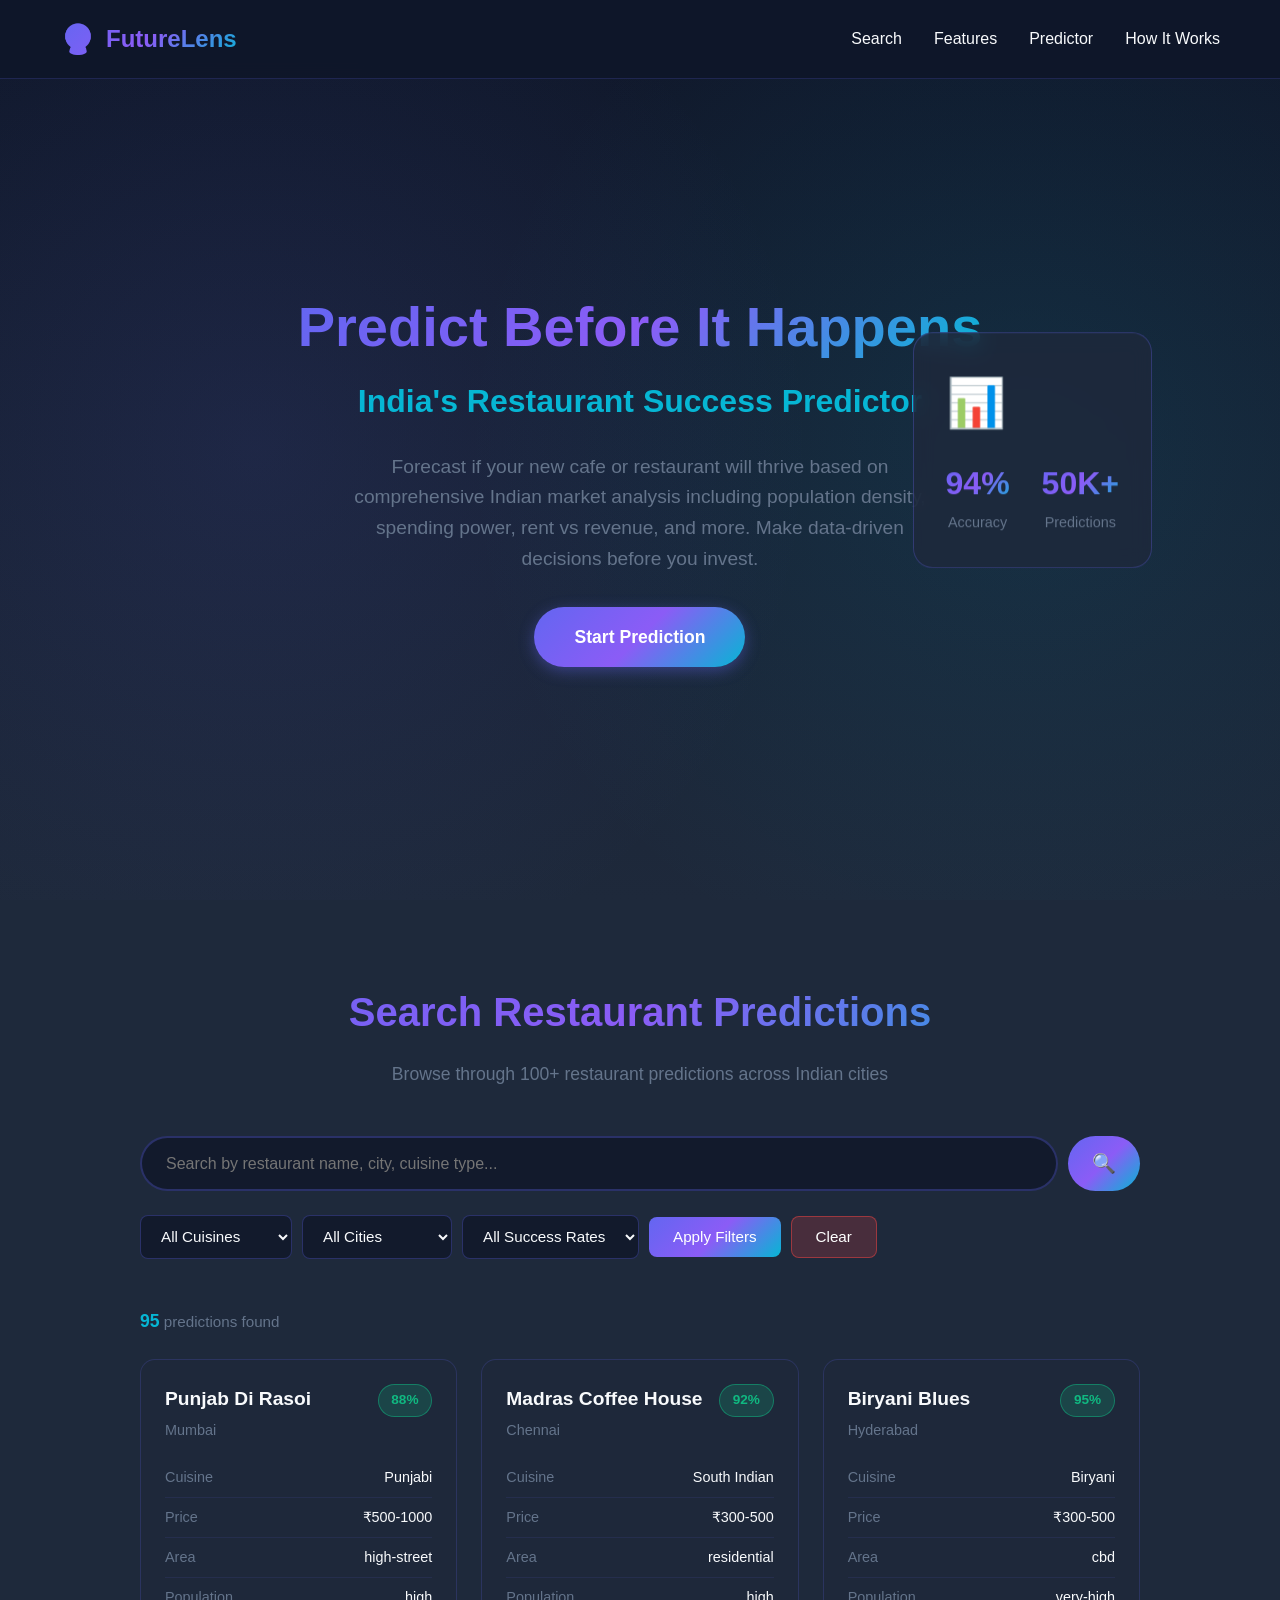
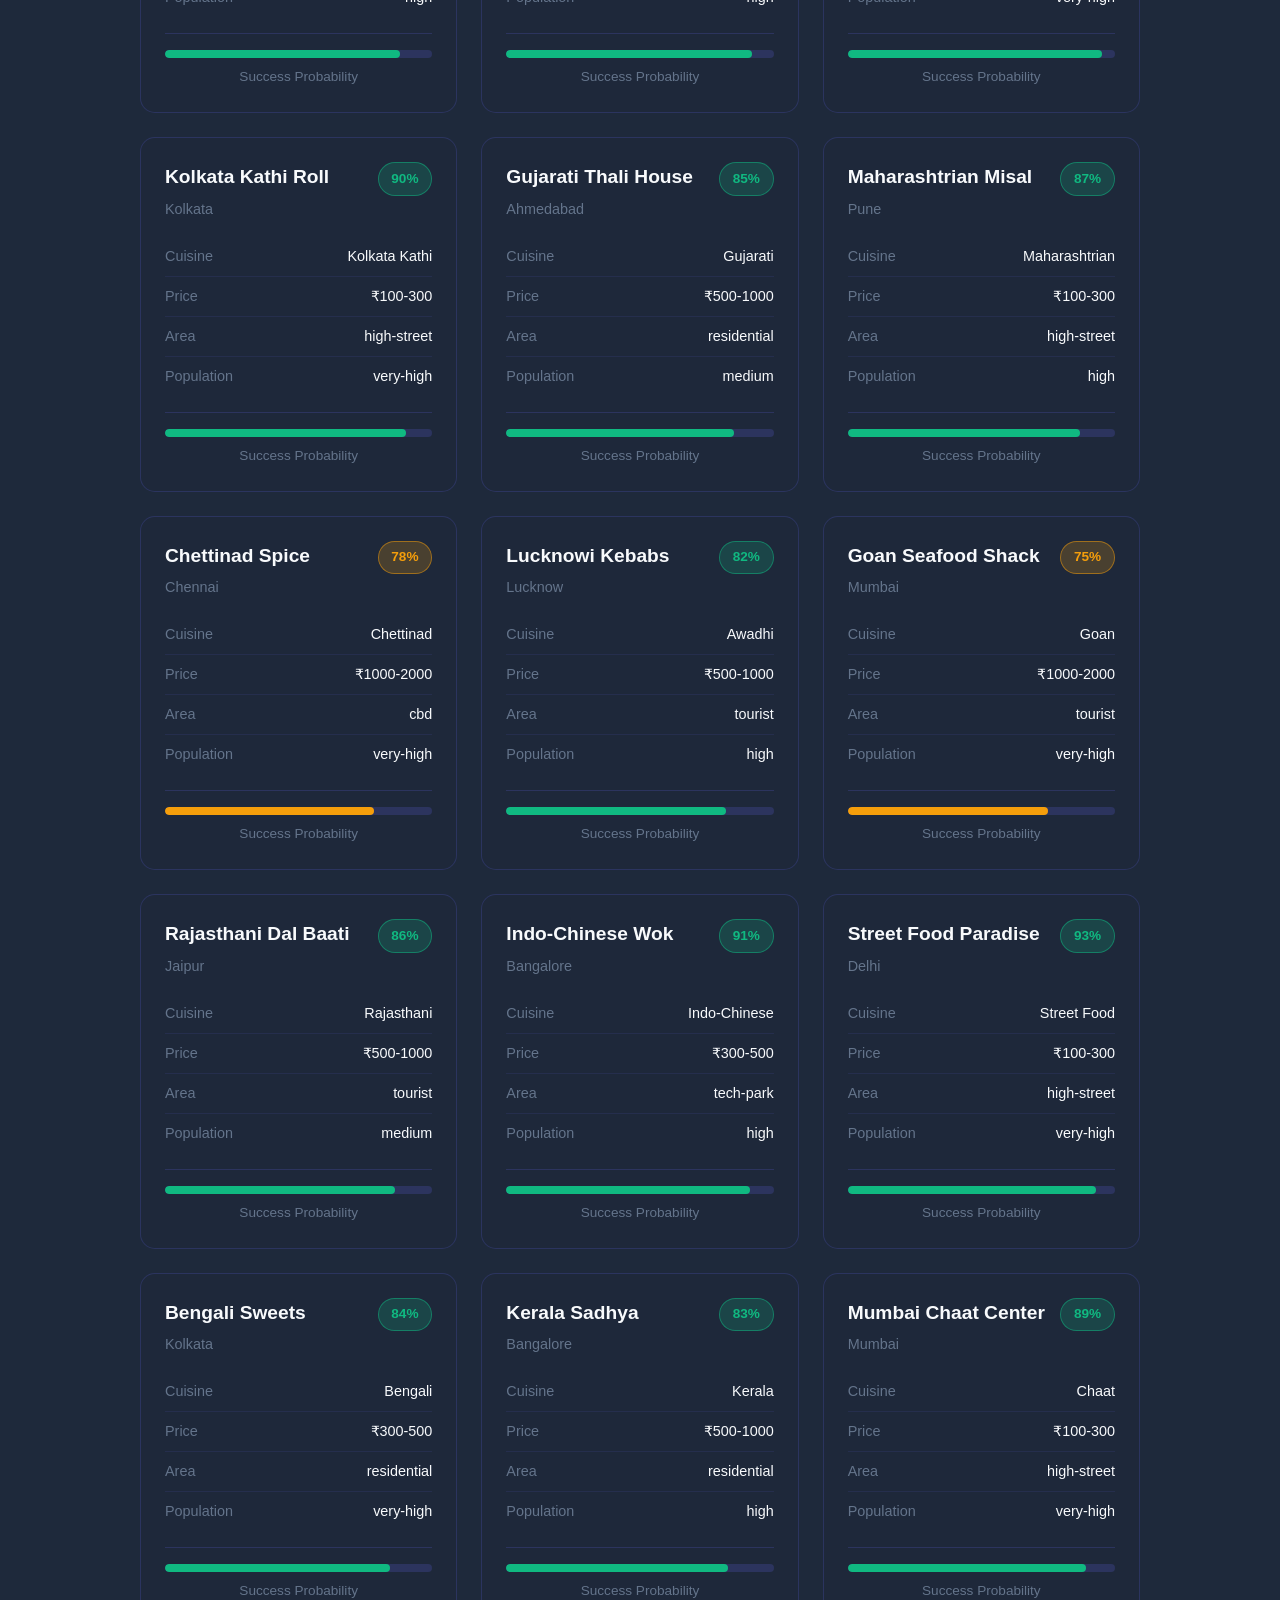
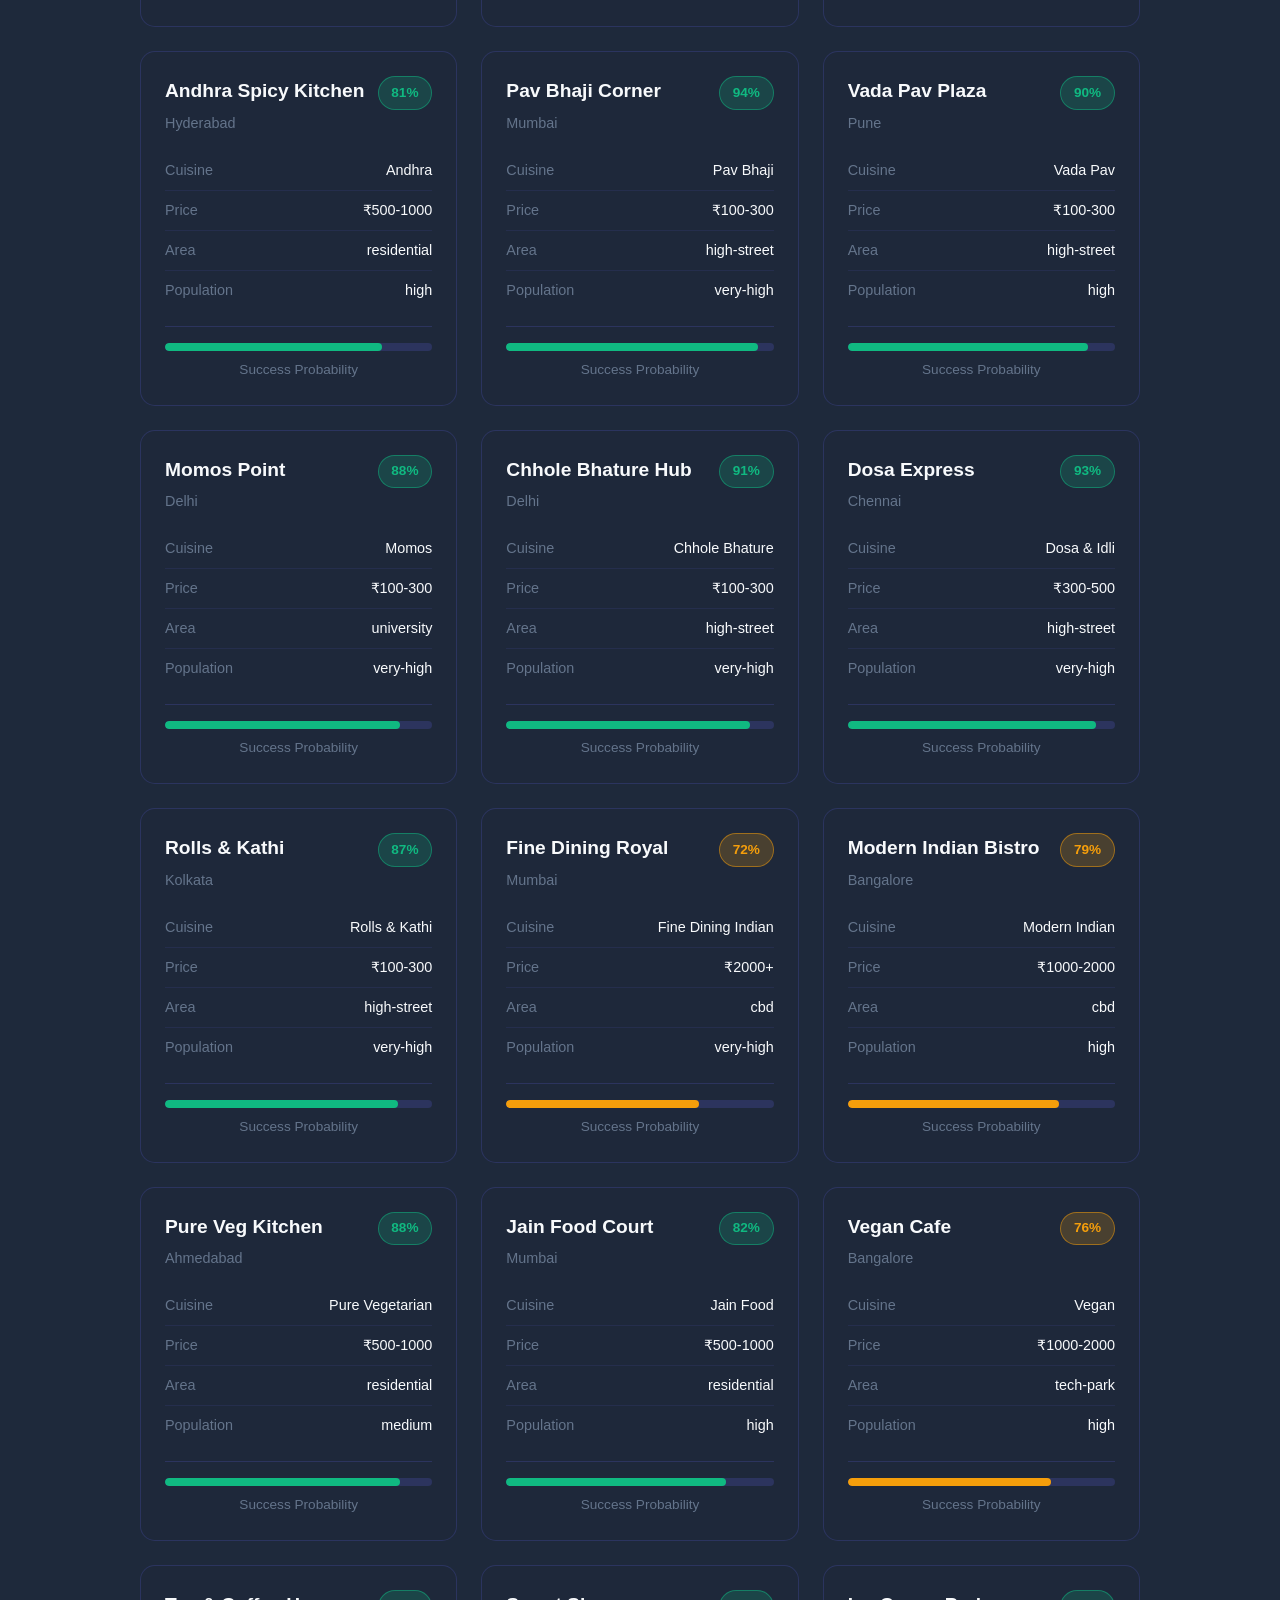
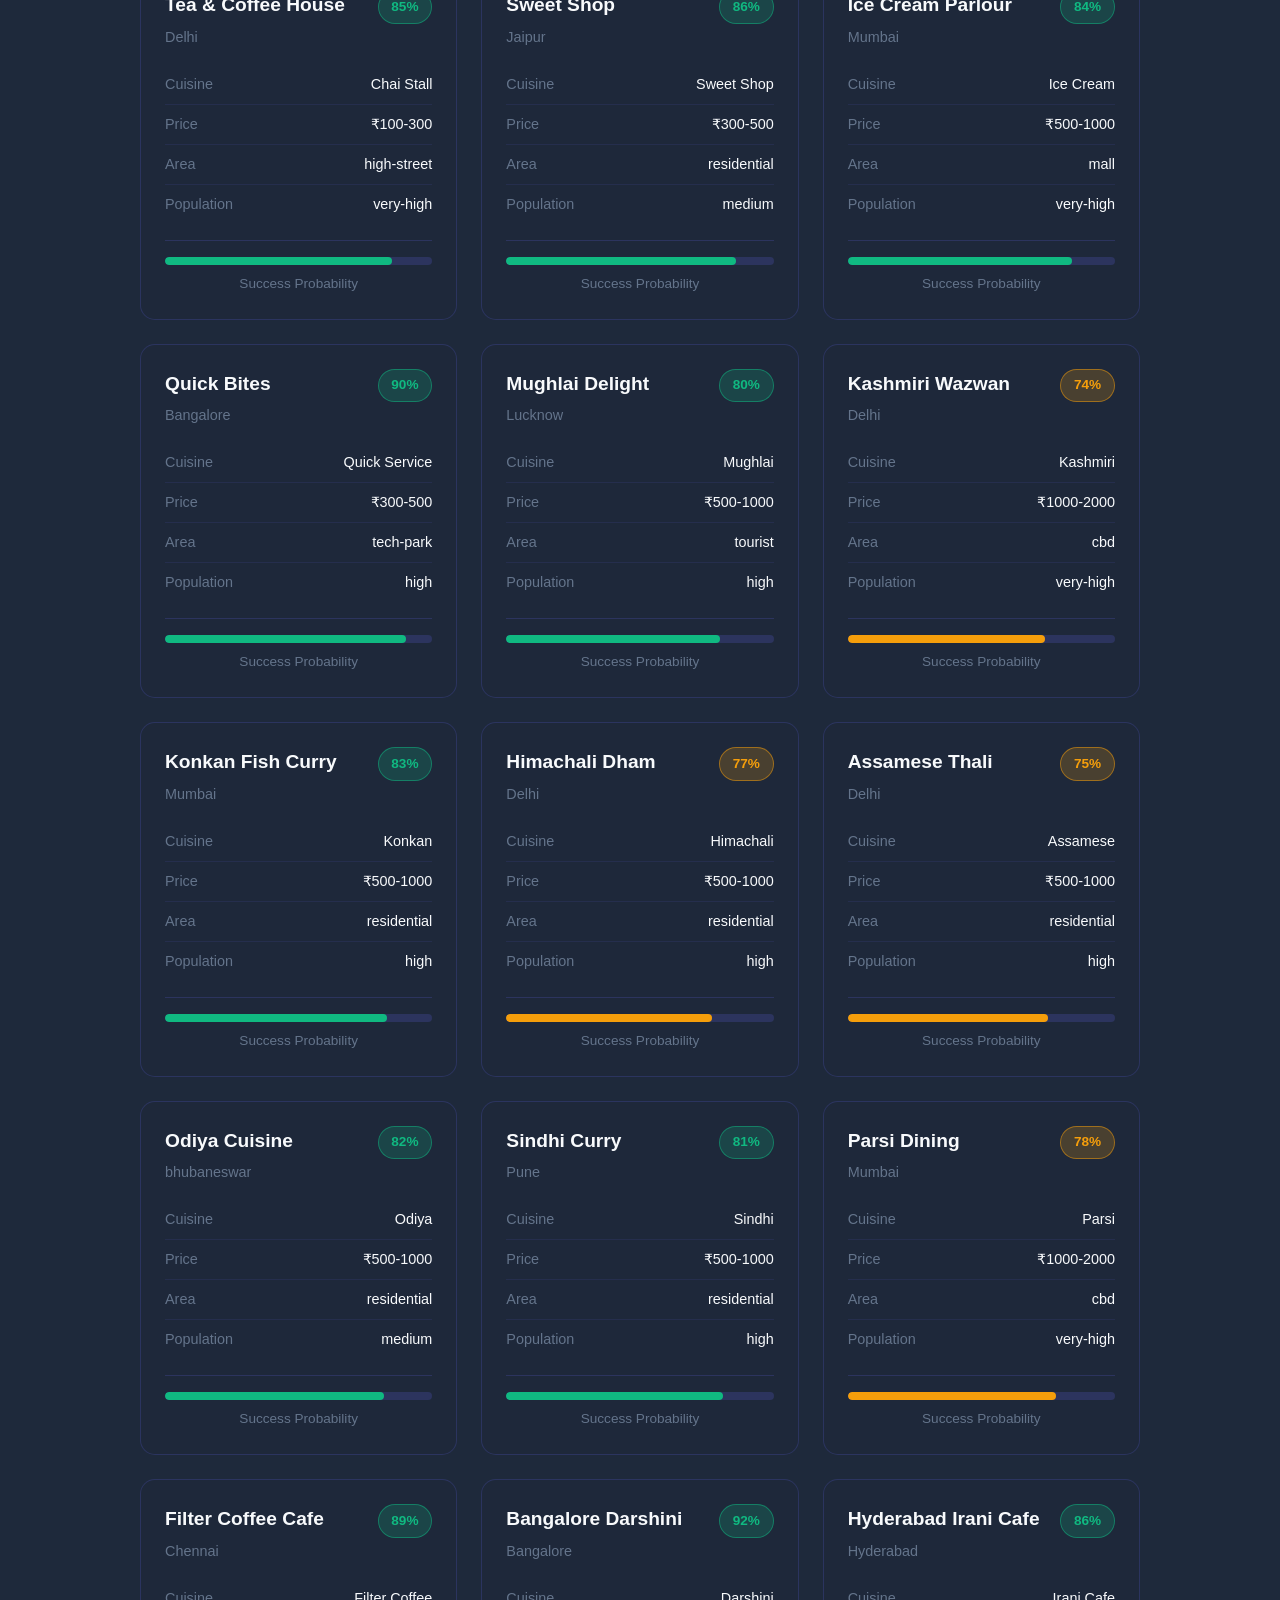
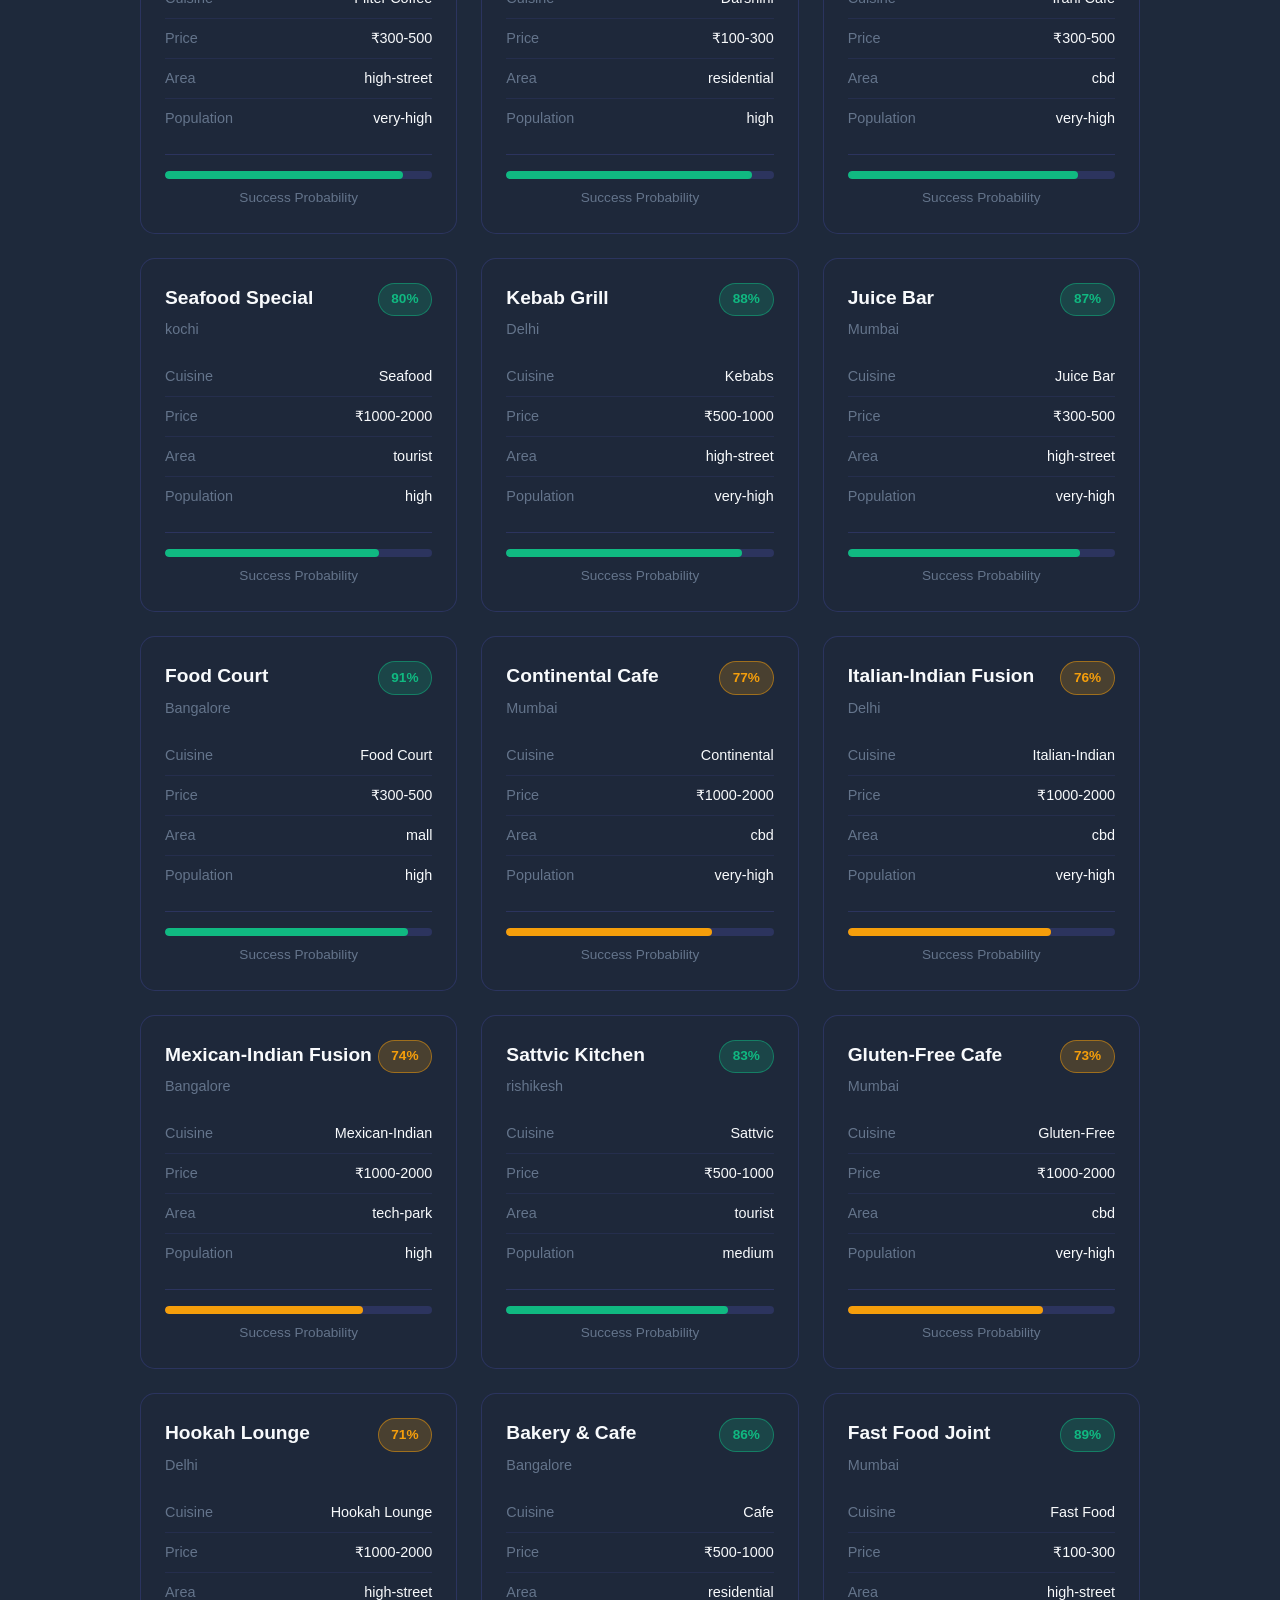
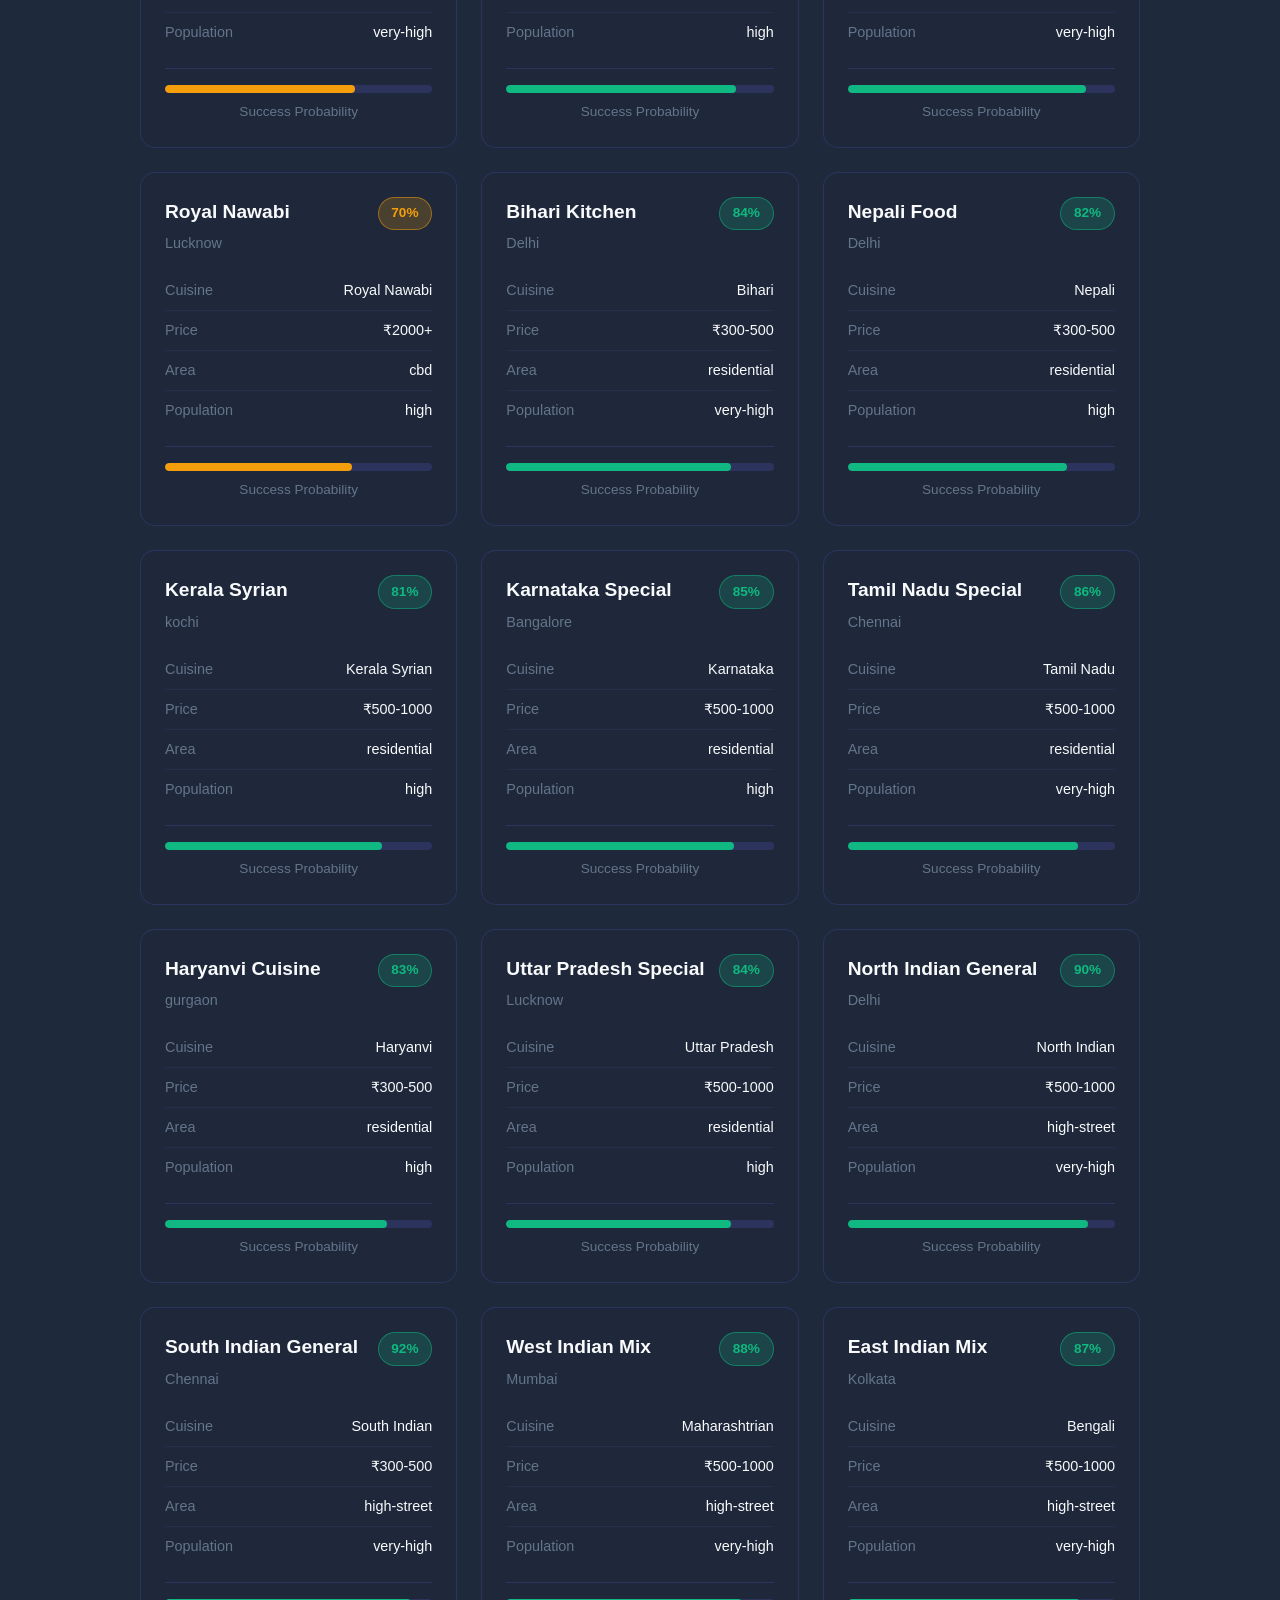
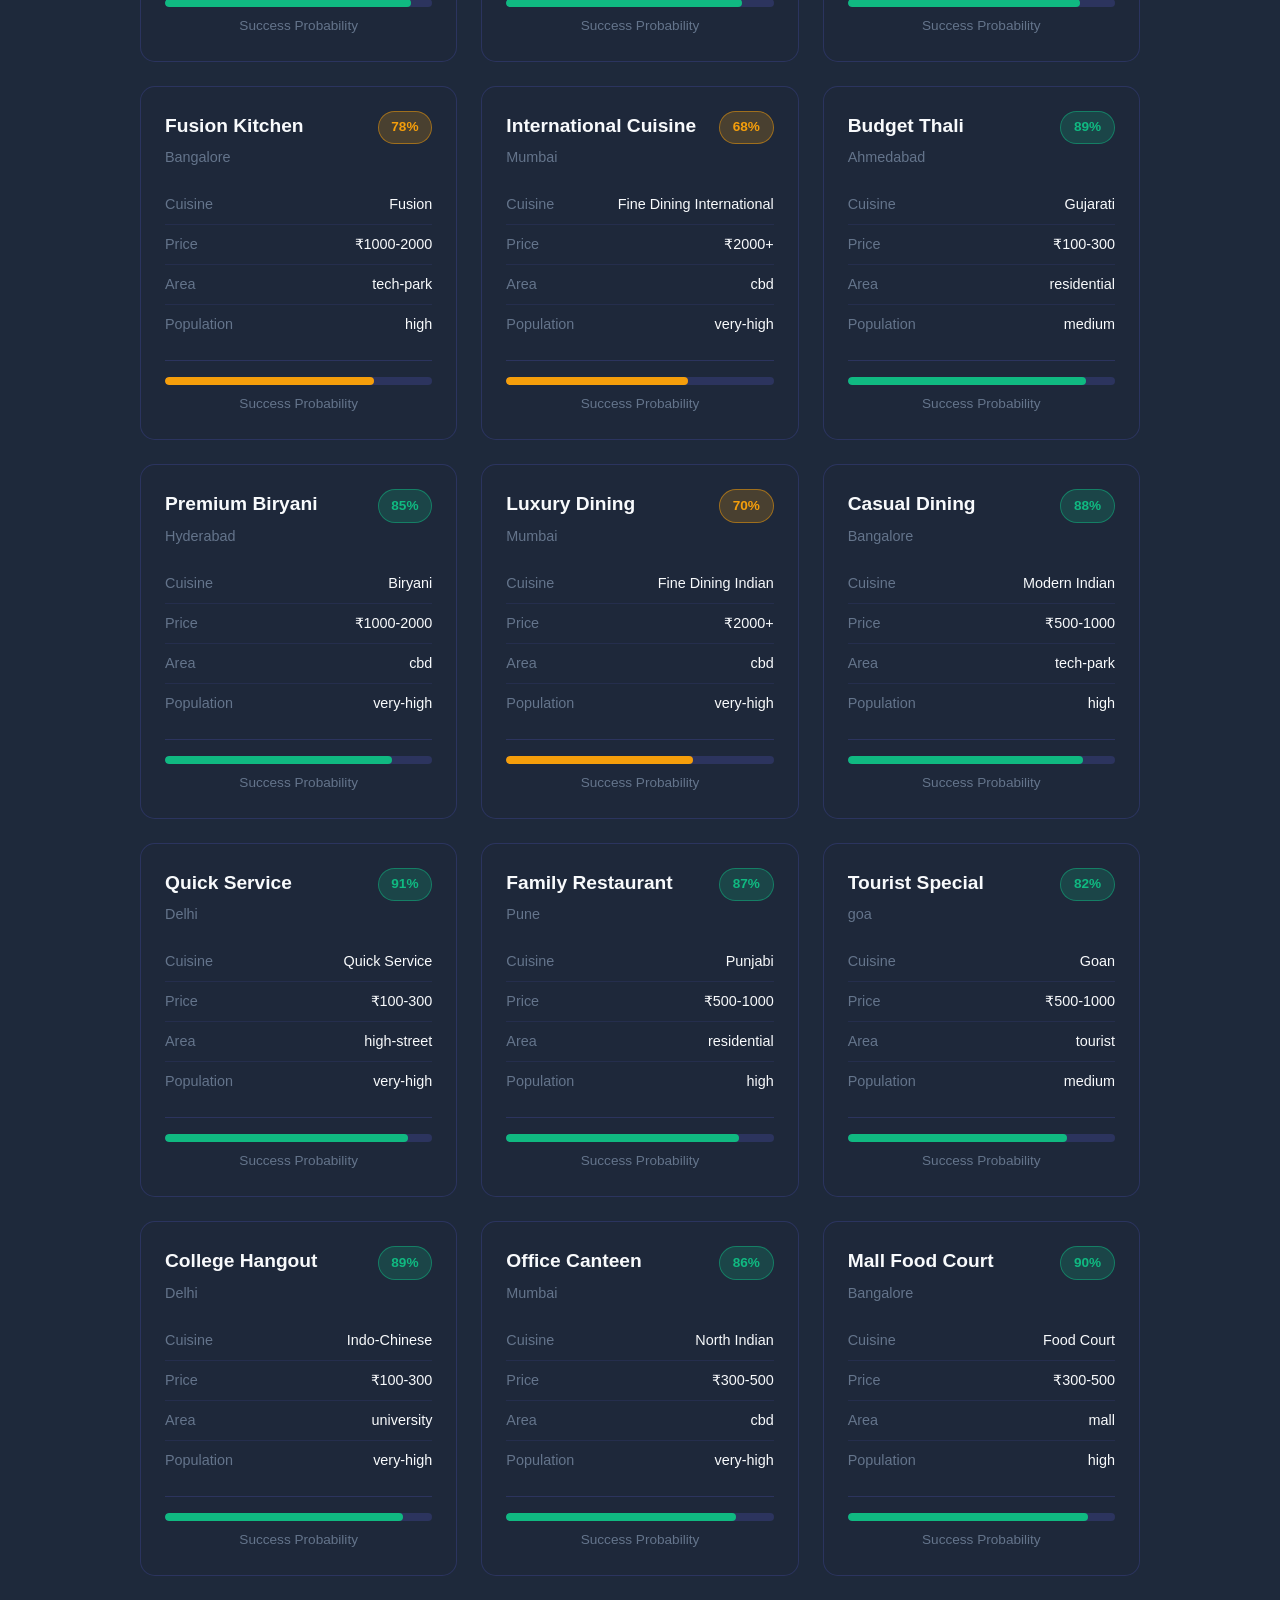
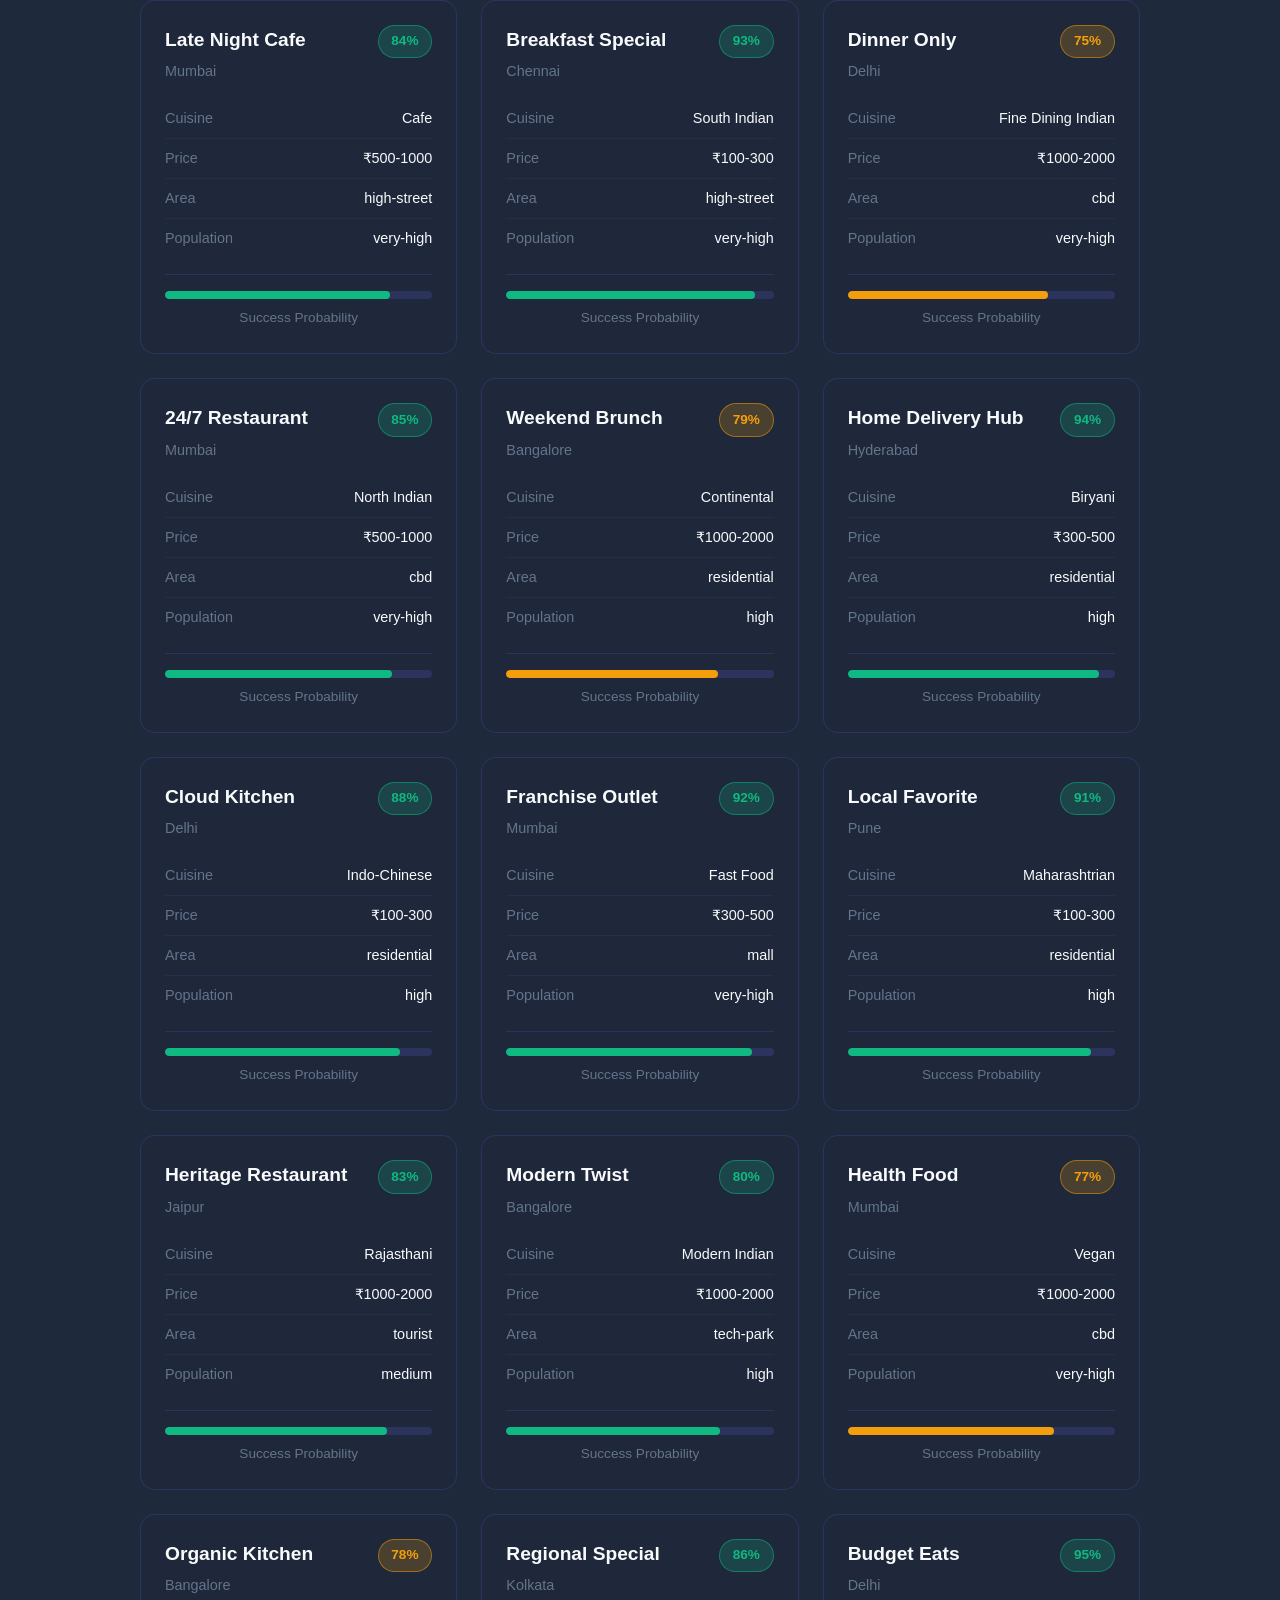
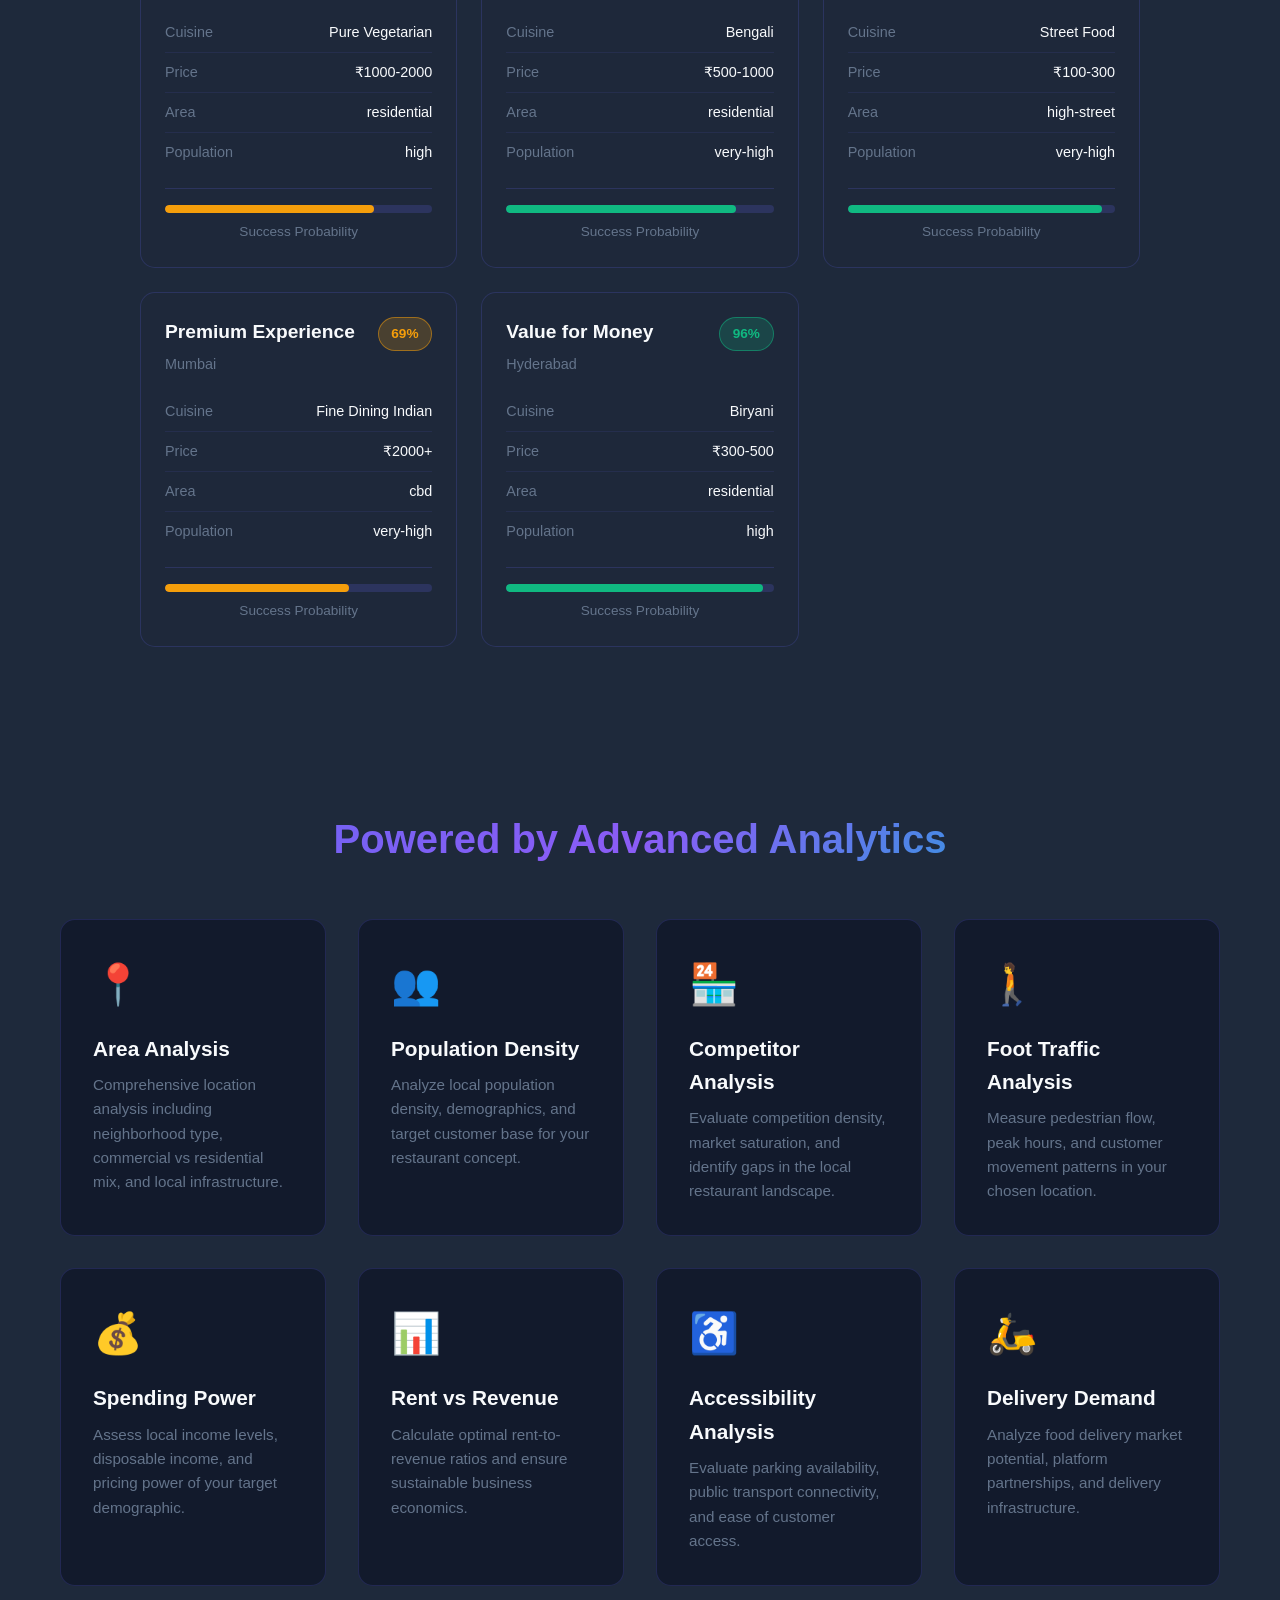
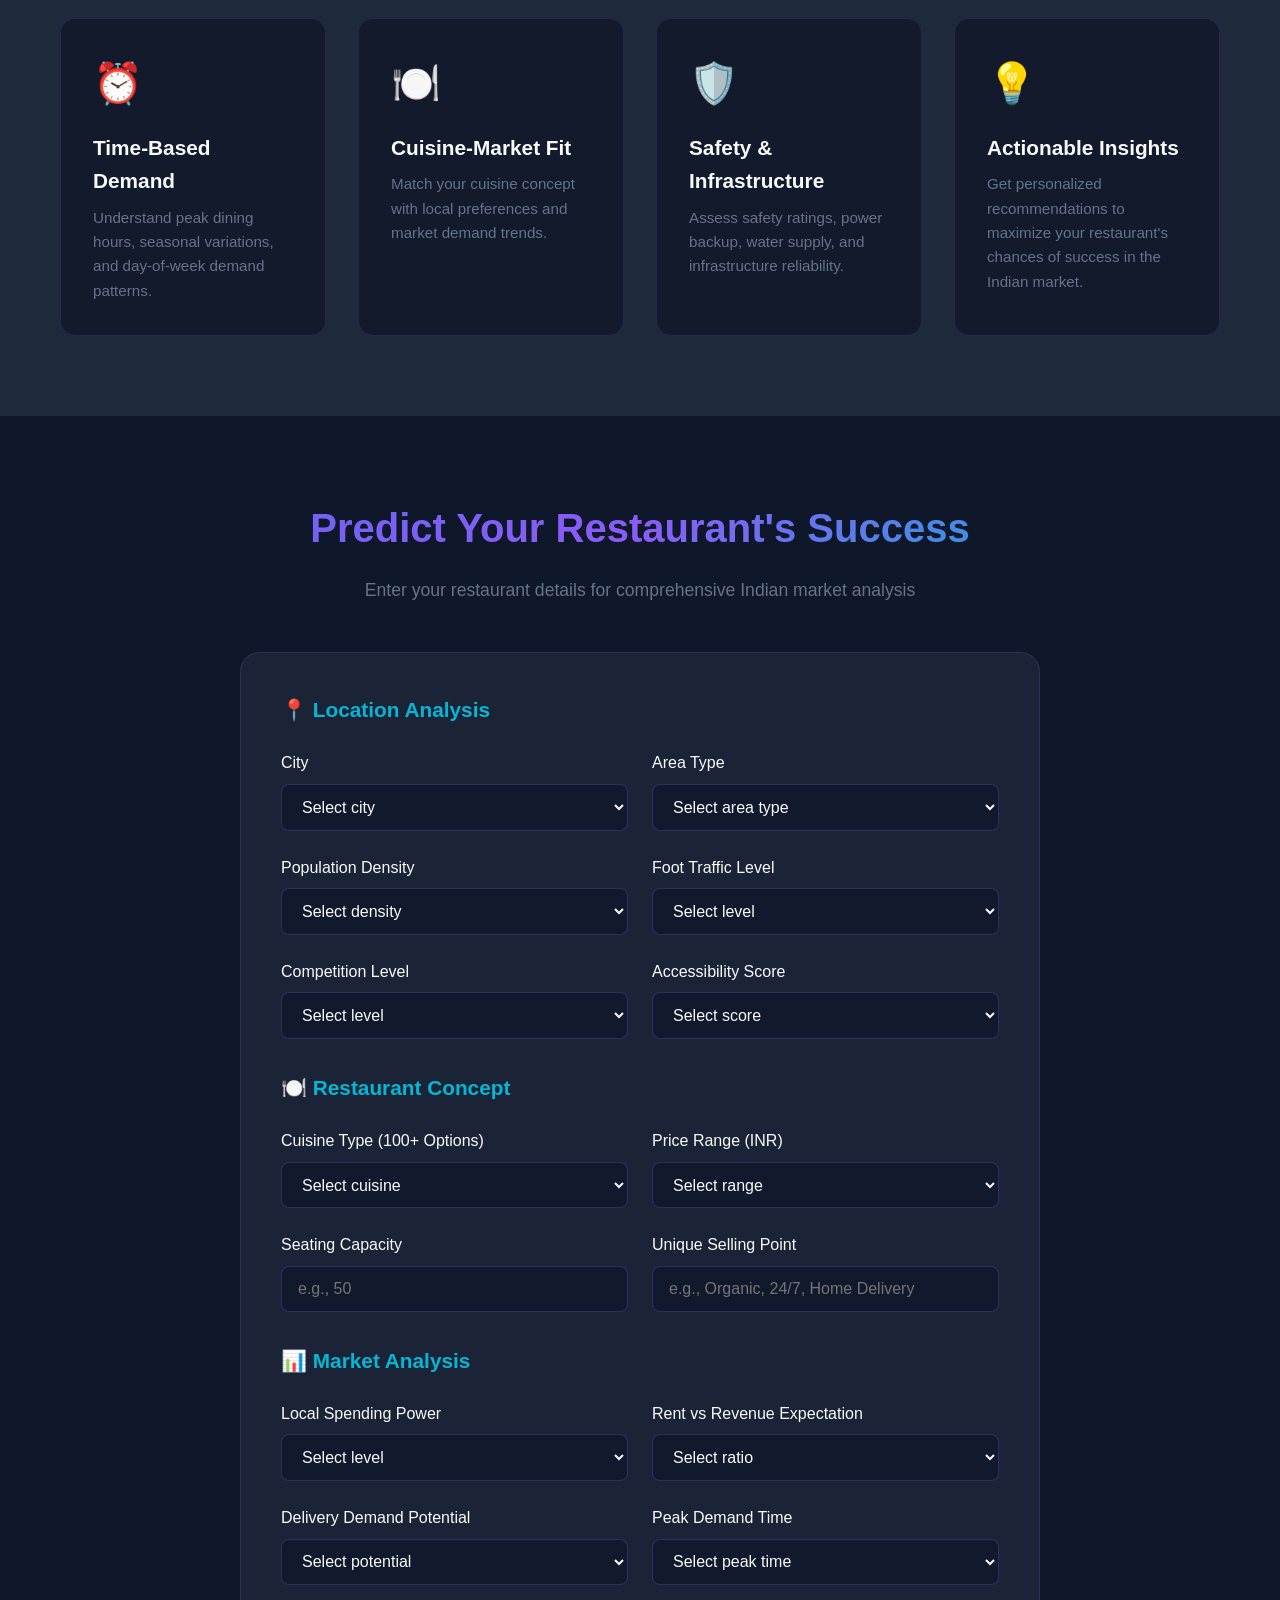
<file: index.html>
<!DOCTYPE html>
<html lang="en">
<head>
    <meta charset="UTF-8">
    <meta name="viewport" content="width=device-width, initial-scale=1.0">
    <title>FutureLens - Restaurant Success Predictor India</title>
    <link rel="stylesheet" href="styles.css">
</head>
<body>
    <!-- Navigation -->
    <nav class="navbar">
        <div class="nav-container">
            <div class="logo">
                <span class="logo-icon">🔮</span>
                <span class="logo-text">FutureLens</span>
            </div>
            <div class="nav-links">
                <a href="#search">Search</a>
                <a href="#features">Features</a>
                <a href="#predictor">Predictor</a>
                <a href="#how-it-works">How It Works</a>
            </div>
        </div>
    </nav>

    <!-- Hero Section -->
    <section class="hero">
        <div class="hero-content">
            <h1 class="hero-title">
                <span class="gradient-text">Predict Before It Happens</span>
            </h1>
            <h2 class="hero-subtitle">India's Restaurant Success Predictor</h2>
            <p class="hero-description">
                Forecast if your new cafe or restaurant will thrive based on comprehensive Indian market analysis 
                including population density, spending power, rent vs revenue, and more. Make data-driven decisions before you invest.
            </p>
            <a href="#predictor" class="cta-button">Start Prediction</a>
        </div>
        <div class="hero-visual">
            <div class="floating-card">
                <div class="card-icon">📊</div>
                <div class="card-stats">
                    <div class="stat">
                        <span class="stat-value">94%</span>
                        <span class="stat-label">Accuracy</span>
                    </div>
                    <div class="stat">
                        <span class="stat-value">50K+</span>
                        <span class="stat-label">Predictions</span>
                    </div>
                </div>
            </div>
        </div>
    </section>

    <!-- Search Section -->
    <section id="search" class="search-section">
        <div class="container">
            <h2 class="section-title">Search Restaurant Predictions</h2>
            <p class="section-subtitle">Browse through 100+ restaurant predictions across Indian cities</p>
            
            <div class="search-container">
                <div class="search-bar">
                    <input type="text" id="searchInput" placeholder="Search by restaurant name, city, cuisine type..." class="search-input">
                    <button class="search-button" onclick="performSearch()">
                        <span>🔍</span>
                    </button>
                </div>
                
                <div class="filter-options">
                    <select id="filterCuisine" class="filter-select">
                        <option value="">All Cuisines</option>
                        <option value="north-indian">North Indian</option>
                        <option value="south-indian">South Indian</option>
                        <option value="punjabi">Punjabi</option>
                        <option value="gujarati">Gujarati</option>
                        <option value="maharashtrian">Maharashtrian</option>
                        <option value="bengali">Bengali</option>
                        <option value="rajasthani">Rajasthani</option>
                        <option value="kerala">Kerala</option>
                        <option value="andhra">Andhra</option>
                        <option value="chettinad">Chettinad</option>
                        <option value="hyderabadi">Hyderabadi</option>
                        <option value="lucknowi">Lucknowi</option>
                        <option value="kashmiri">Kashmiri</option>
                        <option value="goan">Goan</option>
                        <option value="indo-chinese">Indo-Chinese</option>
                        <option value="street-food">Street Food</option>
                        <option value="mughlai">Mughlai</option>
                        <option value="awadhi">Awadhi</option>
                        <option value="konkan">Konkan</option>
                    </select>
                    
                    <select id="filterCity" class="filter-select">
                        <option value="">All Cities</option>
                        <option value="mumbai">Mumbai</option>
                        <option value="delhi">Delhi</option>
                        <option value="bangalore">Bangalore</option>
                        <option value="chennai">Chennai</option>
                        <option value="kolkata">Kolkata</option>
                        <option value="hyderabad">Hyderabad</option>
                        <option value="pune">Pune</option>
                        <option value="ahmedabad">Ahmedabad</option>
                        <option value="jaipur">Jaipur</option>
                        <option value="lucknow">Lucknow</option>
                    </select>
                    
                    <select id="filterSuccess" class="filter-select">
                        <option value="">All Success Rates</option>
                        <option value="high">High (80%+)</option>
                        <option value="medium">Medium (60-79%)</option>
                        <option value="low">Low (Below 60%)</option>
                    </select>
                    
                    <button class="filter-button" onclick="applyFilters()">Apply Filters</button>
                    <button class="filter-button clear" onclick="clearFilters()">Clear</button>
                </div>
            </div>
            
            <div class="search-results">
                <div class="results-info">
                    <span id="resultsCount">100+</span> predictions found
                </div>
                <div id="predictionsGrid" class="predictions-grid">
                    <!-- Predictions will be loaded here -->
                </div>
            </div>
        </div>
    </section>

    <!-- Features Section -->
    <section id="features" class="features">
        <div class="container">
            <h2 class="section-title">Powered by Advanced Analytics</h2>
            <div class="features-grid">
                <div class="feature-card">
                    <div class="feature-icon">📍</div>
                    <h3>Area Analysis</h3>
                    <p>Comprehensive location analysis including neighborhood type, commercial vs residential mix, and local infrastructure.</p>
                </div>
                <div class="feature-card">
                    <div class="feature-icon">👥</div>
                    <h3>Population Density</h3>
                    <p>Analyze local population density, demographics, and target customer base for your restaurant concept.</p>
                </div>
                <div class="feature-card">
                    <div class="feature-icon">🏪</div>
                    <h3>Competitor Analysis</h3>
                    <p>Evaluate competition density, market saturation, and identify gaps in the local restaurant landscape.</p>
                </div>
                <div class="feature-card">
                    <div class="feature-icon">🚶</div>
                    <h3>Foot Traffic Analysis</h3>
                    <p>Measure pedestrian flow, peak hours, and customer movement patterns in your chosen location.</p>
                </div>
                <div class="feature-card">
                    <div class="feature-icon">💰</div>
                    <h3>Spending Power</h3>
                    <p>Assess local income levels, disposable income, and pricing power of your target demographic.</p>
                </div>
                <div class="feature-card">
                    <div class="feature-icon">📊</div>
                    <h3>Rent vs Revenue</h3>
                    <p>Calculate optimal rent-to-revenue ratios and ensure sustainable business economics.</p>
                </div>
                <div class="feature-card">
                    <div class="feature-icon">♿</div>
                    <h3>Accessibility Analysis</h3>
                    <p>Evaluate parking availability, public transport connectivity, and ease of customer access.</p>
                </div>
                <div class="feature-card">
                    <div class="feature-icon">🛵</div>
                    <h3>Delivery Demand</h3>
                    <p>Analyze food delivery market potential, platform partnerships, and delivery infrastructure.</p>
                </div>
                <div class="feature-card">
                    <div class="feature-icon">⏰</div>
                    <h3>Time-Based Demand</h3>
                    <p>Understand peak dining hours, seasonal variations, and day-of-week demand patterns.</p>
                </div>
                <div class="feature-card">
                    <div class="feature-icon">🍽️</div>
                    <h3>Cuisine-Market Fit</h3>
                    <p>Match your cuisine concept with local preferences and market demand trends.</p>
                </div>
                <div class="feature-card">
                    <div class="feature-icon">🛡️</div>
                    <h3>Safety & Infrastructure</h3>
                    <p>Assess safety ratings, power backup, water supply, and infrastructure reliability.</p>
                </div>
                <div class="feature-card">
                    <div class="feature-icon">💡</div>
                    <h3>Actionable Insights</h3>
                    <p>Get personalized recommendations to maximize your restaurant's chances of success in the Indian market.</p>
                </div>
            </div>
        </div>
    </section>

    <!-- Predictor Section -->
    <section id="predictor" class="predictor">
        <div class="container">
            <h2 class="section-title">Predict Your Restaurant's Success</h2>
            <p class="section-subtitle">Enter your restaurant details for comprehensive Indian market analysis</p>
            
            <div class="predictor-container">
                <form id="predictionForm" class="prediction-form">
                    <!-- Location Details -->
                    <div class="form-section">
                        <h3 class="form-section-title">📍 Location Analysis</h3>
                        <div class="form-row">
                            <div class="form-group">
                                <label for="city">City</label>
                                <select id="city" name="city" required>
                                    <option value="">Select city</option>
                                    <option value="mumbai">Mumbai</option>
                                    <option value="delhi">Delhi</option>
                                    <option value="bangalore">Bangalore</option>
                                    <option value="chennai">Chennai</option>
                                    <option value="kolkata">Kolkata</option>
                                    <option value="hyderabad">Hyderabad</option>
                                    <option value="pune">Pune</option>
                                    <option value="ahmedabad">Ahmedabad</option>
                                    <option value="jaipur">Jaipur</option>
                                    <option value="lucknow">Lucknow</option>
                                    <option value="surat">Surat</option>
                                    <option value="kanpur">Kanpur</option>
                                    <option value="nagpur">Nagpur</option>
                                    <option value="indore">Indore</option>
                                    <option value="thane">Thane</option>
                                    <option value="bhopal">Bhopal</option>
                                    <option value="visakhapatnam">Visakhapatnam</option>
                                    <option value="pimpri">Pimpri-Chinchwad</option>
                                    <option value="patna">Patna</option>
                                    <option value="vadodara">Vadodara</option>
                                </select>
                            </div>
                            <div class="form-group">
                                <label for="area">Area Type</label>
                                <select id="area" name="area" required>
                                    <option value="">Select area type</option>
                                    <option value="cbd">Central Business District</option>
                                    <option value="high-street">High Street/Commercial</option>
                                    <option value="residential">Residential Area</option>
                                    <option value="mixed-use">Mixed Use</option>
                                    <option value="mall">Shopping Mall</option>
                                    <option value="tech-park">Tech Park/IT Hub</option>
                                    <option value="university">University Area</option>
                                    <option value="tourist">Tourist Area</option>
                                    <option value="industrial">Industrial Area</option>
                                    <option value="suburban">Suburban</option>
                                </select>
                            </div>
                        </div>
                        <div class="form-row">
                            <div class="form-group">
                                <label for="populationDensity">Population Density</label>
                                <select id="populationDensity" name="populationDensity" required>
                                    <option value="">Select density</option>
                                    <option value="very-high">Very High (>20,000/sq km)</option>
                                    <option value="high">High (10,000-20,000/sq km)</option>
                                    <option value="medium">Medium (5,000-10,000/sq km)</option>
                                    <option value="low">Low (<5,000/sq km)</option>
                                </select>
                            </div>
                            <div class="form-group">
                                <label for="footTraffic">Foot Traffic Level</label>
                                <select id="footTraffic" name="footTraffic" required>
                                    <option value="">Select level</option>
                                    <option value="very-high">Very High</option>
                                    <option value="high">High</option>
                                    <option value="medium">Medium</option>
                                    <option value="low">Low</option>
                                </select>
                            </div>
                        </div>
                        <div class="form-row">
                            <div class="form-group">
                                <label for="competition">Competition Level</label>
                                <select id="competition" name="competition" required>
                                    <option value="">Select level</option>
                                    <option value="low">Low (few similar restaurants)</option>
                                    <option value="medium">Medium</option>
                                    <option value="high">High (many competitors)</option>
                                    <option value="saturated">Saturated Market</option>
                                </select>
                            </div>
                            <div class="form-group">
                                <label for="accessibility">Accessibility Score</label>
                                <select id="accessibility" name="accessibility" required>
                                    <option value="">Select score</option>
                                    <option value="excellent">Excellent (Metro + Parking)</option>
                                    <option value="good">Good (Metro or Parking)</option>
                                    <option value="moderate">Moderate (Public Transport)</option>
                                    <option value="limited">Limited Access</option>
                                </select>
                            </div>
                        </div>
                    </div>

                    <!-- Restaurant Details -->
                    <div class="form-section">
                        <h3 class="form-section-title">🍽️ Restaurant Concept</h3>
                        <div class="form-row">
                            <div class="form-group">
                                <label for="cuisine">Cuisine Type (100+ Options)</label>
                                <select id="cuisine" name="cuisine" required>
                                    <option value="">Select cuisine</option>
                                    <optgroup label="North Indian">
                                        <option value="punjabi">Punjabi</option>
                                        <option value="kashmiri">Kashmiri</option>
                                        <option value="awadhi">Awadhi/Lucknowi</option>
                                        <option value="rajasthani">Rajasthani</option>
                                        <option value="mughlai">Mughlai</option>
                                        <option value="north-indian-general">North Indian General</option>
                                        <option value="haryanvi">Haryanvi</option>
                                        <option value="himachali">Himachali</option>
                                        <option value="uttar-pradesh">Uttar Pradesh Special</option>
                                    </optgroup>
                                    <optgroup label="South Indian">
                                        <option value="south-indian-general">South Indian General</option>
                                        <option value="kerala">Kerala/Malayali</option>
                                        <option value="andhra">Andhra/Telugu</option>
                                        <option value="chettinad">Chettinad</option>
                                        <option value="hyderabadi">Hyderabadi</option>
                                        <option value="tamil-nadu">Tamil Nadu Special</option>
                                        <option value="karnataka">Karnataka/Mysore</option>
                                        <option value="kerala-syrian">Kerala Syrian Christian</option>
                                    </optgroup>
                                    <optgroup label="West Indian">
                                        <option value="gujarati">Gujarati</option>
                                        <option value="maharashtrian">Maharashtrian</option>
                                        <option value="rajasthani">Rajasthani</option>
                                        <option value="goan">Goan</option>
                                        <option value="konkan">Konkan/Malvani</option>
                                        <option value="sindhi">Sindhi</option>
                                        <option value="parsian">Parsi</option>
                                    </optgroup>
                                    <optgroup label="East Indian">
                                        <option value="bengali">Bengali</option>
                                        <option value="odiya">Odiya</option>
                                        <option value="assamese">Assamese</option>
                                        <option value="bihari">Bihari</option>
                                        <option value="nepali">Nepali</option>
                                    </optgroup>
                                    <optgroup label="Street Food & Chaat">
                                        <option value="chaat">Chaat</option>
                                        <option value="street-food">Street Food</option>
                                        <option value="panipuri">Panipuri/Gol Gappa</option>
                                        <option value="pav-bhaji">Pav Bhaji</option>
                                        <option value="vada-pav">Vada Pav</option>
                                        <option value="dosa-idli">Dosa & Idli</option>
                                        <option value="momos">Momos</option>
                                        <option value="rolls-kathi">Rolls & Kathi</option>
                                        <option value="chhole-bhature">Chhole Bhature</option>
                                    </optgroup>
                                    <optgroup label="Fusion & Modern">
                                        <option value="indo-chinese">Indo-Chinese</option>
                                        <option value="modern-indian">Modern Indian</option>
                                        <option value="fusion">Fusion</option>
                                        <option value="continental">Continental</option>
                                        <option value="italian-indian">Italian-Indian Fusion</option>
                                        <option value="mexican-indian">Mexican-Indian Fusion</option>
                                    </optgroup>
                                    <optgroup label="Specialty">
                                        <option value="biryani">Biryani Specialist</option>
                                        <option value="kebabs">Kebabs Specialist</option>
                                        <option value="seafood">Seafood</option>
                                        <option value="vegetarian">Pure Vegetarian</option>
                                        <option value="vegan">Vegan</option>
                                        <option value="jain">Jain Food</option>
                                        <option value="sattvic">Sattvic/Ayurvedic</option>
                                        <option value="gluten-free">Gluten-Free</option>
                                    </optgroup>
                                    <optgroup label="Quick Service">
                                        <option value="cafe">Cafe/Bakery</option>
                                        <option value="fast-food">Fast Food</option>
                                        <option value="food-court">Food Court</option>
                                        <option value="qsr">Quick Service Restaurant</option>
                                        <option value="tea-coffee">Tea/Cafe</option>
                                    </optgroup>
                                    <optgroup label="Fine Dining">
                                        <option value="fine-dining-indian">Fine Dining Indian</option>
                                        <option value="fine-dining-international">Fine Dining International</option>
                                        <option value="royal-cuisine">Royal/Nawabi Cuisine</option>
                                    </optgroup>
                                    <optgroup label="Beverages & Desserts">
                                        <option value="juice-bar">Juice Bar</option>
                                        <option value="ice-cream">Ice Cream Parlour</option>
                                        <option value="sweet-shop">Sweet Shop/Mithai</option>
                                        <option value="chai-stall">Chai Stall</option>
                                        <option value="hookah-lounge">Hookah Lounge</option>
                                    </optgroup>
                                    <optgroup label="Regional Specialties">
                                        <option value="kolkata-kathi">Kolkata Kathi Roll</option>
                                        <option value="mumbai-street">Mumbai Street Food</option>
                                        <option value="delhi-street">Delhi Street Food</option>
                                        <option value="chennai-filter">Chennai Filter Coffee</option>
                                        <option value="bangalore-darshini">Bangalore Darshini</option>
                                        <option value="hyderabad-irani">Hyderabad Irani Cafe</option>
                                    </optgroup>
                                </select>
                            </div>
                            <div class="form-group">
                                <label for="priceRange">Price Range (INR)</label>
                                <select id="priceRange" name="priceRange" required>
                                    <option value="">Select range</option>
                                    <option value="budget">Budget (₹100-300 per person)</option>
                                    <option value="economy">Economy (₹300-500 per person)</option>
                                    <option value="moderate">Moderate (₹500-1000 per person)</option>
                                    <option value="premium">Premium (₹1000-2000 per person)</option>
                                    <option value="luxury">Luxury (₹2000+ per person)</option>
                                </select>
                            </div>
                        </div>
                        <div class="form-row">
                            <div class="form-group">
                                <label for="seatingCapacity">Seating Capacity</label>
                                <input type="number" id="seatingCapacity" name="seatingCapacity" placeholder="e.g., 50" min="1" required>
                            </div>
                            <div class="form-group">
                                <label for="uniqueDishes">Unique Selling Point</label>
                                <input type="text" id="uniqueDishes" name="uniqueDishes" placeholder="e.g., Organic, 24/7, Home Delivery" required>
                            </div>
                        </div>
                    </div>

                    <!-- Market Analysis -->
                    <div class="form-section">
                        <h3 class="form-section-title">📊 Market Analysis</h3>
                        <div class="form-row">
                            <div class="form-group">
                                <label for="spendingPower">Local Spending Power</label>
                                <select id="spendingPower" name="spendingPower" required>
                                    <option value="">Select level</option>
                                    <option value="high">High (Affluent Area)</option>
                                    <option value="medium-high">Medium-High</option>
                                    <option value="medium">Medium</option>
                                    <option value="medium-low">Medium-Low</option>
                                    <option value="low">Low (Budget Conscious)</option>
                                </select>
                            </div>
                            <div class="form-group">
                                <label for="rentRevenue">Rent vs Revenue Expectation</label>
                                <select id="rentRevenue" name="rentRevenue" required>
                                    <option value="">Select ratio</option>
                                    <option value="excellent">Excellent (<15% of revenue)</option>
                                    <option value="good">Good (15-20% of revenue)</option>
                                    <option value="moderate">Moderate (20-25% of revenue)</option>
                                    <option value="high">High (25-30% of revenue)</option>
                                    <option value="very-high">Very High (>30% of revenue)</option>
                                </select>
                            </div>
                        </div>
                        <div class="form-row">
                            <div class="form-group">
                                <label for="deliveryDemand">Delivery Demand Potential</label>
                                <select id="deliveryDemand" name="deliveryDemand" required>
                                    <option value="">Select potential</option>
                                    <option value="very-high">Very High</option>
                                    <option value="high">High</option>
                                    <option value="medium">Medium</option>
                                    <option value="low">Low</option>
                                </select>
                            </div>
                            <div class="form-group">
                                <label for="timeDemand">Peak Demand Time</label>
                                <select id="timeDemand" name="timeDemand" required>
                                    <option value="">Select peak time</option>
                                    <option value="breakfast">Breakfast (7-11 AM)</option>
                                    <option value="lunch">Lunch (12-3 PM)</option>
                                    <option value="dinner">Dinner (7-11 PM)</option>
                                    <option value="late-night">Late Night (11 PM-4 AM)</option>
                                    <option value="all-day">All Day</option>
                                    <option value="weekend">Weekend Heavy</option>
                                </select>
                            </div>
                        </div>
                        <div class="form-row">
                            <div class="form-group">
                                <label for="cuisineMarketFit">Cuisine-Market Fit</label>
                                <select id="cuisineMarketFit" name="cuisineMarketFit" required>
                                    <option value="">Select fit</option>
                                    <option value="excellent">Excellent (High Local Demand)</option>
                                    <option value="good">Good</option>
                                    <option value="moderate">Moderate</option>
                                    <option value="niche">Niche (Limited Audience)</option>
                                    <option value="experimental">Experimental (New Concept)</option>
                                </select>
                            </div>
                            <div class="form-group">
                                <label for="safetyInfrastructure">Safety & Infrastructure</label>
                                <select id="safetyInfrastructure" name="safetyInfrastructure" required>
                                    <option value="">Select rating</option>
                                    <option value="excellent">Excellent (24/7 Power, Water, Safe)</option>
                                    <option value="good">Good</option>
                                    <option value="moderate">Moderate</option>
                                    <option value="basic">Basic Infrastructure</option>
                                </select>
                            </div>
                        </div>
                    </div>

                    <!-- Investment -->
                    <div class="form-section">
                        <h3 class="form-section-title">💰 Investment Details</h3>
                        <div class="form-row">
                            <div class="form-group">
                                <label for="investment">Investment Level (INR)</label>
                                <select id="investment" name="investment" required>
                                    <option value="">Select investment</option>
                                    <option value="low">Low (₹5-15 Lakhs)</option>
                                    <option value="medium">Medium (₹15-50 Lakhs)</option>
                                    <option value="high">High (₹50 Lakhs - ₹1 Crore)</option>
                                    <option value="premium">Premium (₹1-3 Crores)</option>
                                    <option value="luxury">Luxury (₹3+ Crores)</option>
                                </select>
                            </div>
                            <div class="form-group">
                                <label for="targetDemographic">Target Demographic</label>
                                <select id="targetDemographic" name="targetDemographic" required>
                                    <option value="">Select demographic</option>
                                    <option value="young-professionals">Young Professionals (25-35)</option>
                                    <option value="families">Families</option>
                                    <option value="students">Students/College</option>
                                    <option value="office-workers">Office Workers</option>
                                    <option value="tourists">Tourists</option>
                                    <option value="seniors">Seniors</option>
                                    <option value="mixed">Mixed/Diverse</option>
                                </select>
                            </div>
                        </div>
                    </div>

                    <button type="submit" class="predict-button">
                        <span class="button-text">Generate Prediction</span>
                        <span class="button-icon">🔮</span>
                    </button>
                </form>

                <!-- Results Section -->
                <div id="results" class="results hidden">
                    <div class="results-header">
                        <h3>Prediction Results</h3>
                        <button class="close-results" onclick="closeResults()">✕</button>
                    </div>
                    
                    <div class="success-score">
                        <div class="score-circle">
                            <span id="scoreValue">0</span>%
                        </div>
                        <p id="scoreLabel">Success Probability</p>
                    </div>

                    <div class="factors-grid">
                        <div class="factor-card">
                            <h4>📍 Location Score</h4>
                            <div class="factor-bar">
                                <div id="locationBar" class="factor-fill"></div>
                            </div>
                            <span id="locationScore">0%</span>
                        </div>
                        <div class="factor-card">
                            <h4>🍽️ Menu Score</h4>
                            <div class="factor-bar">
                                <div id="menuBar" class="factor-fill"></div>
                            </div>
                            <span id="menuScore">0%</span>
                        </div>
                        <div class="factor-card">
                            <h4>👥 Market Fit</h4>
                            <div class="factor-bar">
                                <div id="marketBar" class="factor-fill"></div>
                            </div>
                            <span id="marketScore">0%</span>
                        </div>
                        <div class="factor-card">
                            <h4>💰 Investment Viability</h4>
                            <div class="factor-bar">
                                <div id="investmentBar" class="factor-fill"></div>
                            </div>
                            <span id="investmentScore">0%</span>
                        </div>
                        <div class="factor-card">
                            <h4>🏪 Competition Score</h4>
                            <div class="factor-bar">
                                <div id="competitionBar" class="factor-fill"></div>
                            </div>
                            <span id="competitionScore">0%</span>
                        </div>
                        <div class="factor-card">
                            <h4>🚶 Foot Traffic Score</h4>
                            <div class="factor-bar">
                                <div id="footTrafficBar" class="factor-fill"></div>
                            </div>
                            <span id="footTrafficScore">0%</span>
                        </div>
                    </div>

                    <div class="recommendations">
                        <h4>💡 Key Recommendations</h4>
                        <ul id="recommendationList">
                        </ul>
                    </div>
                </div>
            </div>
        </div>
    </section>

    <!-- How It Works Section -->
    <section id="how-it-works" class="how-it-works">
        <div class="container">
            <h2 class="section-title">How It Works</h2>
            <div class="steps-grid">
                <div class="step">
                    <div class="step-number">1</div>
                    <h3>Enter Details</h3>
                    <p>Provide comprehensive information about location, menu concept, and market analysis factors.</p>
                </div>
                <div class="step">
                    <div class="step-number">2</div>
                    <h3>AI Analysis</h3>
                    <p>Our algorithm analyzes 12+ factors including population density, spending power, rent vs revenue, and more.</p>
                </div>
                <div class="step">
                    <div class="step-number">3</div>
                    <h3>Get Results</h3>
                    <p>Receive instant success probability scores and actionable recommendations for the Indian market.</p>
                </div>
            </div>
        </div>
    </section>

    <!-- Footer -->
    <footer class="footer">
        <div class="container">
            <div class="footer-content">
                <div class="footer-brand">
                    <span class="logo-icon">🔮</span>
                    <span class="logo-text">FutureLens</span>
                    <p>India's Restaurant Success Predictor</p>
                </div>
                <div class="footer-links">
                    <a href="#features">Features</a>
                    <a href="#predictor">Predictor</a>
                    <a href="#how-it-works">How It Works</a>
                </div>
            </div>
            <p class="footer-copy">&copy; 2024 FutureLens India. All rights reserved.</p>
        </div>
    </footer>

    <script src="script.js"></script>
</body>
</html>
</file>
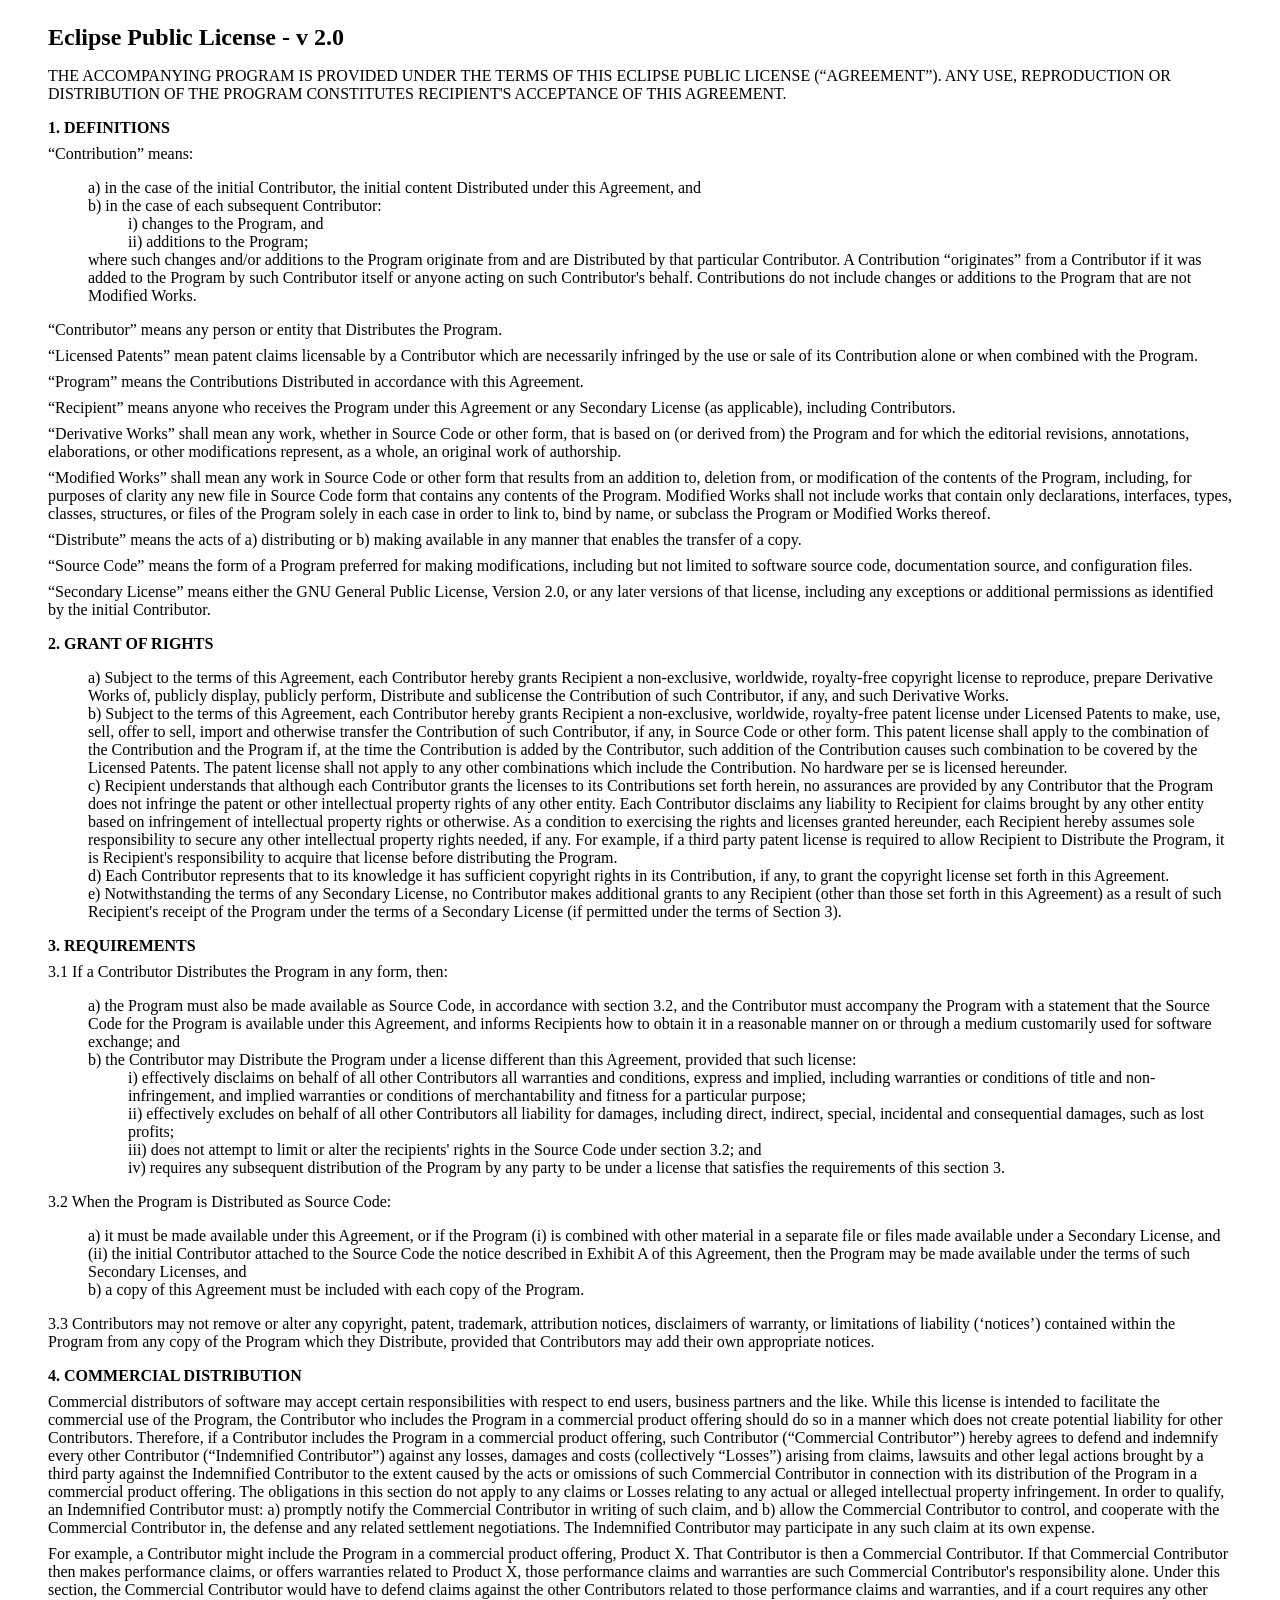
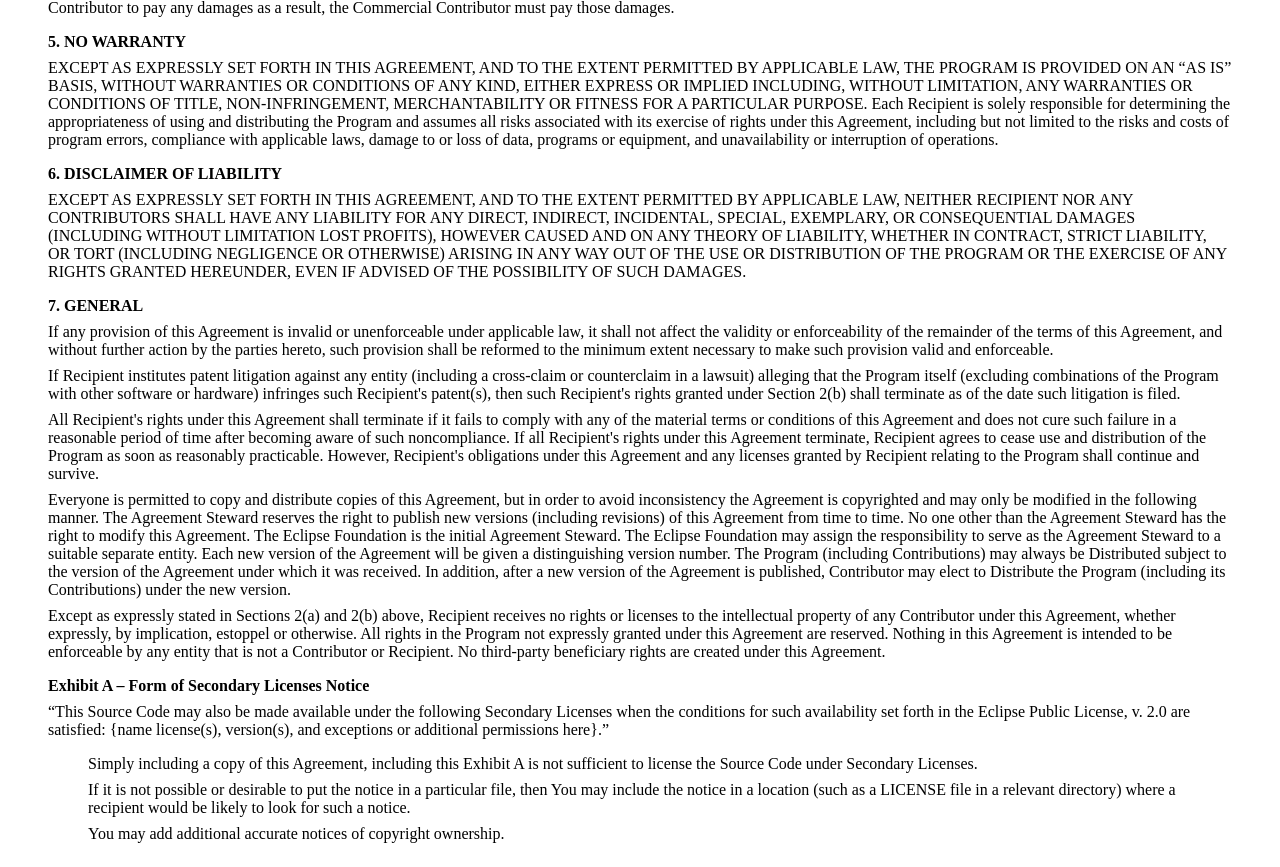
<file: pool/features/org.eclipse.buildship_3.1.10.v20240802-1314/epl-v20.html>
<!DOCTYPE html PUBLIC "-//W3C//DTD XHTML 1.0 Strict//EN" "http://www.w3.org/TR/xhtml1/DTD/xhtml1-strict.dtd">
<html xmlns="http://www.w3.org/1999/xhtml" xml:lang="en" lang="en">
  <head>
    <meta http-equiv="Content-Type" content="text/html; charset=utf-8" />
    <title>Eclipse Public License - Version 2.0</title>
    <style type="text/css">
      body {
        margin: 1.5em 3em;
      }
      h1{
        font-size:1.5em;
      }
      h2{
        font-size:1em;
        margin-bottom:0.5em;
        margin-top:1em;
      }
      p {
        margin-top:  0.5em;
        margin-bottom: 0.5em;
      }
      ul, ol{
        list-style-type:none;
      }
    </style>
  </head>
  <body>
    <h1>Eclipse Public License - v 2.0</h1>
    <p>THE ACCOMPANYING PROGRAM IS PROVIDED UNDER THE TERMS OF THIS ECLIPSE
      PUBLIC LICENSE (&ldquo;AGREEMENT&rdquo;). ANY USE, REPRODUCTION OR DISTRIBUTION
      OF THE PROGRAM CONSTITUTES RECIPIENT&#039;S ACCEPTANCE OF THIS AGREEMENT.
    </p>
    <h2 id="definitions">1. DEFINITIONS</h2>
    <p>&ldquo;Contribution&rdquo; means:</p>
    <ul>
      <li>a) in the case of the initial Contributor, the initial content
        Distributed under this Agreement, and
      </li>
      <li>
        b) in the case of each subsequent Contributor:
        <ul>
          <li>i) changes to the Program, and</li>
          <li>ii) additions to the Program;</li>
        </ul>
        where such changes and/or additions to the Program originate from
        and are Distributed by that particular Contributor. A Contribution
        &ldquo;originates&rdquo; from a Contributor if it was added to the Program by such
        Contributor itself or anyone acting on such Contributor&#039;s behalf.
        Contributions do not include changes or additions to the Program that
        are not Modified Works.
      </li>
    </ul>
    <p>&ldquo;Contributor&rdquo; means any person or entity that Distributes the Program.</p>
    <p>&ldquo;Licensed Patents&rdquo; mean patent claims licensable by a Contributor which
      are necessarily infringed by the use or sale of its Contribution alone
      or when combined with the Program.
    </p>
    <p>&ldquo;Program&rdquo; means the Contributions Distributed in accordance with this
      Agreement.
    </p>
    <p>&ldquo;Recipient&rdquo; means anyone who receives the Program under this Agreement
      or any Secondary License (as applicable), including Contributors.
    </p>
    <p>&ldquo;Derivative Works&rdquo; shall mean any work, whether in Source Code or other
      form, that is based on (or derived from) the Program and for which the
      editorial revisions, annotations, elaborations, or other modifications
      represent, as a whole, an original work of authorship.
    </p>
    <p>&ldquo;Modified Works&rdquo; shall mean any work in Source Code or other form that
      results from an addition to, deletion from, or modification of the
      contents of the Program, including, for purposes of clarity any new file
      in Source Code form that contains any contents of the Program. Modified
      Works shall not include works that contain only declarations, interfaces,
      types, classes, structures, or files of the Program solely in each case
      in order to link to, bind by name, or subclass the Program or Modified
      Works thereof.
    </p>
    <p>&ldquo;Distribute&rdquo; means the acts of a) distributing or b) making available
      in any manner that enables the transfer of a copy.
    </p>
    <p>&ldquo;Source Code&rdquo; means the form of a Program preferred for making
      modifications, including but not limited to software source code,
      documentation source, and configuration files.
    </p>
    <p>&ldquo;Secondary License&rdquo; means either the GNU General Public License,
      Version 2.0, or any later versions of that license, including any
      exceptions or additional permissions as identified by the initial
      Contributor.
    </p>
    <h2 id="grant-of-rights">2. GRANT OF RIGHTS</h2>
    <ul>
      <li>a) Subject to the terms of this Agreement, each Contributor hereby
        grants Recipient a non-exclusive, worldwide, royalty-free copyright
        license to reproduce, prepare Derivative Works of, publicly display,
        publicly perform, Distribute and sublicense the Contribution of such
        Contributor, if any, and such Derivative Works.
      </li>
      <li>b) Subject to the terms of this Agreement, each Contributor hereby
        grants Recipient a non-exclusive, worldwide, royalty-free patent
        license under Licensed Patents to make, use, sell, offer to sell,
        import and otherwise transfer the Contribution of such Contributor,
        if any, in Source Code or other form. This patent license shall
        apply to the combination of the Contribution and the Program if,
        at the time the Contribution is added by the Contributor, such
        addition of the Contribution causes such combination to be covered
        by the Licensed Patents. The patent license shall not apply to any
        other combinations which include the Contribution. No hardware per
        se is licensed hereunder.
      </li>
      <li>c) Recipient understands that although each Contributor grants the
        licenses to its Contributions set forth herein, no assurances are
        provided by any Contributor that the Program does not infringe the
        patent or other intellectual property rights of any other entity.
        Each Contributor disclaims any liability to Recipient for claims
        brought by any other entity based on infringement of intellectual
        property rights or otherwise. As a condition to exercising the rights
        and licenses granted hereunder, each Recipient hereby assumes sole
        responsibility to secure any other intellectual property rights needed,
        if any. For example, if a third party patent license is required to
        allow Recipient to Distribute the Program, it is Recipient&#039;s
        responsibility to acquire that license before distributing the Program.
      </li>
      <li>d) Each Contributor represents that to its knowledge it has sufficient
        copyright rights in its Contribution, if any, to grant the copyright
        license set forth in this Agreement.
      </li>
      <li>e) Notwithstanding the terms of any Secondary License, no Contributor
        makes additional grants to any Recipient (other than those set forth
        in this Agreement) as a result of such Recipient&#039;s receipt of the
        Program under the terms of a Secondary License (if permitted under
        the terms of Section 3).
      </li>
    </ul>
    <h2 id="requirements">3. REQUIREMENTS</h2>
    <p>3.1 If a Contributor Distributes the Program in any form, then:</p>
    <ul>
      <li>a) the Program must also be made available as Source Code, in
        accordance with section 3.2, and the Contributor must accompany
        the Program with a statement that the Source Code for the Program
        is available under this Agreement, and informs Recipients how to
        obtain it in a reasonable manner on or through a medium customarily
        used for software exchange; and
      </li>
      <li>
        b) the Contributor may Distribute the Program under a license
        different than this Agreement, provided that such license:
        <ul>
          <li>i) effectively disclaims on behalf of all other Contributors all
            warranties and conditions, express and implied, including warranties
            or conditions of title and non-infringement, and implied warranties
            or conditions of merchantability and fitness for a particular purpose;
          </li>
          <li>ii) effectively excludes on behalf of all other Contributors all
            liability for damages, including direct, indirect, special, incidental
            and consequential damages, such as lost profits;
          </li>
          <li>iii) does not attempt to limit or alter the recipients&#039; rights in the
            Source Code under section 3.2; and
          </li>
          <li>iv) requires any subsequent distribution of the Program by any party
            to be under a license that satisfies the requirements of this section 3.
          </li>
        </ul>
      </li>
    </ul>
    <p>3.2 When the Program is Distributed as Source Code:</p>
    <ul>
      <li>a) it must be made available under this Agreement, or if the Program (i)
        is combined with other material in a separate file or files made available
        under a Secondary License, and (ii) the initial Contributor attached to
        the Source Code the notice described in Exhibit A of this Agreement,
        then the Program may be made available under the terms of such
        Secondary Licenses, and
      </li>
      <li>b) a copy of this Agreement must be included with each copy of the Program.</li>
    </ul>
    <p>3.3 Contributors may not remove or alter any copyright, patent, trademark,
      attribution notices, disclaimers of warranty, or limitations of liability
      (&lsquo;notices&rsquo;) contained within the Program from any copy of the Program which
      they Distribute, provided that Contributors may add their own appropriate
      notices.
    </p>
    <h2 id="commercial-distribution">4. COMMERCIAL DISTRIBUTION</h2>
    <p>Commercial distributors of software may accept certain responsibilities
      with respect to end users, business partners and the like. While this
      license is intended to facilitate the commercial use of the Program, the
      Contributor who includes the Program in a commercial product offering should
      do so in a manner which does not create potential liability for other
      Contributors. Therefore, if a Contributor includes the Program in a
      commercial product offering, such Contributor (&ldquo;Commercial Contributor&rdquo;)
      hereby agrees to defend and indemnify every other Contributor
      (&ldquo;Indemnified Contributor&rdquo;) against any losses, damages and costs
      (collectively &ldquo;Losses&rdquo;) arising from claims, lawsuits and other legal actions
      brought by a third party against the Indemnified Contributor to the extent
      caused by the acts or omissions of such Commercial Contributor in connection
      with its distribution of the Program in a commercial product offering.
      The obligations in this section do not apply to any claims or Losses relating
      to any actual or alleged intellectual property infringement. In order to
      qualify, an Indemnified Contributor must: a) promptly notify the
      Commercial Contributor in writing of such claim, and b) allow the Commercial
      Contributor to control, and cooperate with the Commercial Contributor in,
      the defense and any related settlement negotiations. The Indemnified
      Contributor may participate in any such claim at its own expense.
    </p>
    <p>For example, a Contributor might include the Program
      in a commercial product offering, Product X. That Contributor is then a
      Commercial Contributor. If that Commercial Contributor then makes performance
      claims, or offers warranties related to Product X, those performance claims
      and warranties are such Commercial Contributor&#039;s responsibility alone.
      Under this section, the Commercial Contributor would have to defend claims
      against the other Contributors related to those performance claims and
      warranties, and if a court requires any other Contributor to pay any damages
      as a result, the Commercial Contributor must pay those damages.
    </p>
    <h2 id="warranty">5. NO WARRANTY</h2>
    <p>EXCEPT AS EXPRESSLY SET FORTH IN THIS AGREEMENT, AND TO THE EXTENT PERMITTED
      BY APPLICABLE LAW, THE PROGRAM IS PROVIDED ON AN &ldquo;AS IS&rdquo; BASIS, WITHOUT
      WARRANTIES OR CONDITIONS OF ANY KIND, EITHER EXPRESS OR IMPLIED INCLUDING,
      WITHOUT LIMITATION, ANY WARRANTIES OR CONDITIONS OF TITLE, NON-INFRINGEMENT,
      MERCHANTABILITY OR FITNESS FOR A PARTICULAR PURPOSE. Each Recipient is
      solely responsible for determining the appropriateness of using and
      distributing the Program and assumes all risks associated with its
      exercise of rights under this Agreement, including but not limited to the
      risks and costs of program errors, compliance with applicable laws, damage
      to or loss of data, programs or equipment, and unavailability or
      interruption of operations.
    </p>
    <h2 id="disclaimer">6. DISCLAIMER OF LIABILITY</h2>
    <p>EXCEPT AS EXPRESSLY SET FORTH IN THIS AGREEMENT, AND TO THE EXTENT PERMITTED
      BY APPLICABLE LAW, NEITHER RECIPIENT NOR ANY CONTRIBUTORS SHALL HAVE ANY
      LIABILITY FOR ANY DIRECT, INDIRECT, INCIDENTAL, SPECIAL, EXEMPLARY,
      OR CONSEQUENTIAL DAMAGES (INCLUDING WITHOUT LIMITATION LOST PROFITS),
      HOWEVER CAUSED AND ON ANY THEORY OF LIABILITY, WHETHER IN CONTRACT, STRICT
      LIABILITY, OR TORT (INCLUDING NEGLIGENCE OR OTHERWISE) ARISING IN ANY WAY
      OUT OF THE USE OR DISTRIBUTION OF THE PROGRAM OR THE EXERCISE OF ANY RIGHTS
      GRANTED HEREUNDER, EVEN IF ADVISED OF THE POSSIBILITY OF SUCH DAMAGES.
    </p>
    <h2 id="general">7. GENERAL</h2>
    <p>If any provision of this Agreement is invalid or unenforceable under
      applicable law, it shall not affect the validity or enforceability of the
      remainder of the terms of this Agreement, and without further action by the
      parties hereto, such provision shall be reformed to the minimum extent
      necessary to make such provision valid and enforceable.
    </p>
    <p>If Recipient institutes patent litigation against any entity (including a
      cross-claim or counterclaim in a lawsuit) alleging that the Program itself
      (excluding combinations of the Program with other software or hardware)
      infringes such Recipient&#039;s patent(s), then such Recipient&#039;s rights granted
      under Section 2(b) shall terminate as of the date such litigation is filed.
    </p>
    <p>All Recipient&#039;s rights under this Agreement shall terminate if it fails to
      comply with any of the material terms or conditions of this Agreement and
      does not cure such failure in a reasonable period of time after becoming
      aware of such noncompliance. If all Recipient&#039;s rights under this Agreement
      terminate, Recipient agrees to cease use and distribution of the Program
      as soon as reasonably practicable. However, Recipient&#039;s obligations under
      this Agreement and any licenses granted by Recipient relating to the
      Program shall continue and survive.
    </p>
    <p>Everyone is permitted to copy and distribute copies of this Agreement,
      but in order to avoid inconsistency the Agreement is copyrighted and may
      only be modified in the following manner. The Agreement Steward reserves
      the right to publish new versions (including revisions) of this Agreement
      from time to time. No one other than the Agreement Steward has the right
      to modify this Agreement. The Eclipse Foundation is the initial Agreement
      Steward. The Eclipse Foundation may assign the responsibility to serve as
      the Agreement Steward to a suitable separate entity. Each new version of
      the Agreement will be given a distinguishing version number. The Program
      (including Contributions) may always be Distributed subject to the version
      of the Agreement under which it was received. In addition, after a new
      version of the Agreement is published, Contributor may elect to Distribute
      the Program (including its Contributions) under the new version.
    </p>
    <p>Except as expressly stated in Sections 2(a) and 2(b) above, Recipient
      receives no rights or licenses to the intellectual property of any
      Contributor under this Agreement, whether expressly, by implication,
      estoppel or otherwise. All rights in the Program not expressly granted
      under this Agreement are reserved. Nothing in this Agreement is intended
      to be enforceable by any entity that is not a Contributor or Recipient.
      No third-party beneficiary rights are created under this Agreement.
    </p>
    <h2 id="exhibit-a">Exhibit A &ndash; Form of Secondary Licenses Notice</h2>
    <p>&ldquo;This Source Code may also be made available under the following 
        Secondary Licenses when the conditions for such availability set forth 
        in the Eclipse Public License, v. 2.0 are satisfied: {name license(s),
        version(s), and exceptions or additional permissions here}.&rdquo;
    </p>
    <blockquote>
      <p>Simply including a copy of this Agreement, including this Exhibit A
        is not sufficient to license the Source Code under Secondary Licenses.
      </p>
      <p>If it is not possible or desirable to put the notice in a particular file,
        then You may include the notice in a location (such as a LICENSE file in a
        relevant directory) where a recipient would be likely to look for
        such a notice.
      </p>
      <p>You may add additional accurate notices of copyright ownership.</p>
    </blockquote>
  </body>
</html>
</file>
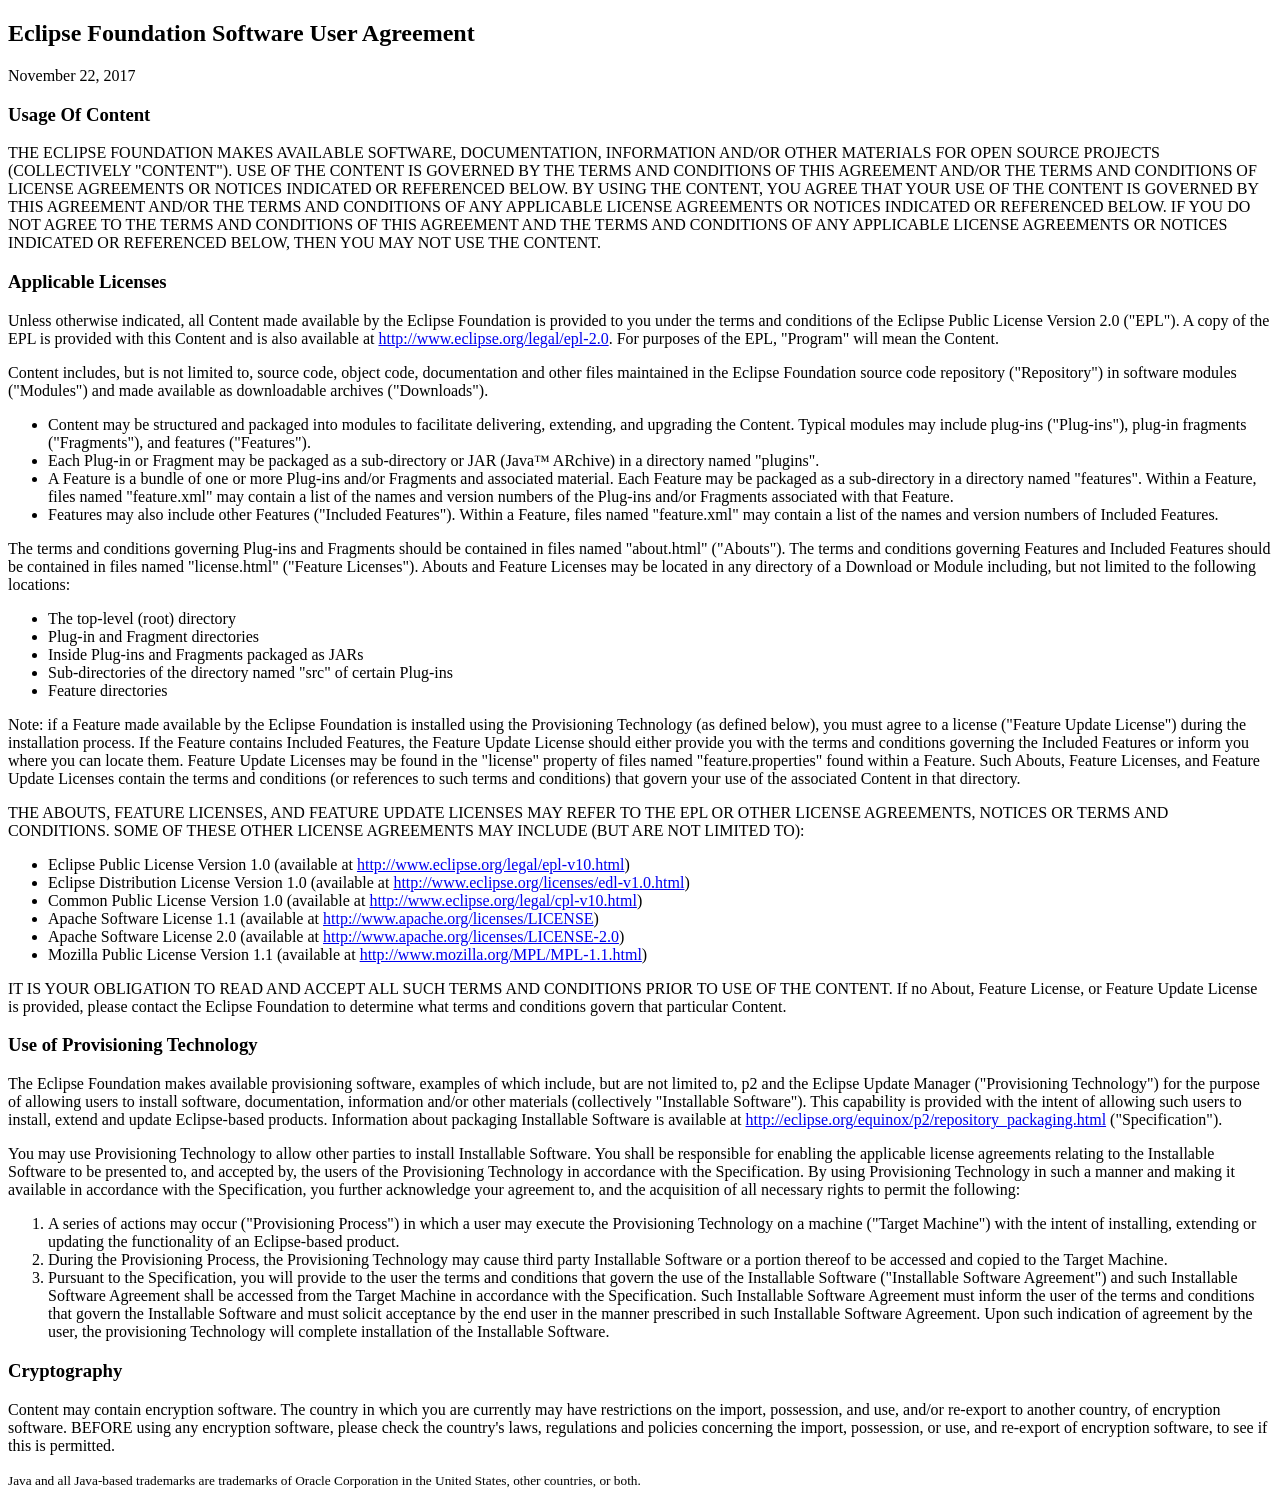
<file: pool/features/org.eclipse.buildship_3.1.10.v20240802-1314/license.html>
<?xml version="1.0" encoding="ISO-8859-1" ?>
<!DOCTYPE html PUBLIC "-//W3C//DTD XHTML 1.0 Strict//EN" "http://www.w3.org/TR/xhtml1/DTD/xhtml1-strict.dtd">
<html xmlns="http://www.w3.org/1999/xhtml">
<head>
<meta http-equiv="Content-Type" content="text/html; charset=ISO-8859-1" />
<title>Eclipse Foundation Software User Agreement</title>
</head>

<body lang="EN-US">
    <h2>Eclipse Foundation Software User Agreement</h2>
    <p>November 22, 2017</p>

    <h3>Usage Of Content</h3>

    <p>THE ECLIPSE FOUNDATION MAKES AVAILABLE SOFTWARE, DOCUMENTATION,
        INFORMATION AND/OR OTHER MATERIALS FOR OPEN SOURCE PROJECTS
        (COLLECTIVELY &quot;CONTENT&quot;). USE OF THE CONTENT IS GOVERNED BY
        THE TERMS AND CONDITIONS OF THIS AGREEMENT AND/OR THE TERMS AND
        CONDITIONS OF LICENSE AGREEMENTS OR NOTICES INDICATED OR REFERENCED
        BELOW. BY USING THE CONTENT, YOU AGREE THAT YOUR USE OF THE CONTENT IS
        GOVERNED BY THIS AGREEMENT AND/OR THE TERMS AND CONDITIONS OF ANY
        APPLICABLE LICENSE AGREEMENTS OR NOTICES INDICATED OR REFERENCED
        BELOW. IF YOU DO NOT AGREE TO THE TERMS AND CONDITIONS OF THIS
        AGREEMENT AND THE TERMS AND CONDITIONS OF ANY APPLICABLE LICENSE
        AGREEMENTS OR NOTICES INDICATED OR REFERENCED BELOW, THEN YOU MAY NOT
        USE THE CONTENT.</p>

    <h3>Applicable Licenses</h3>

    <p>
        Unless otherwise indicated, all Content made available by the Eclipse
        Foundation is provided to you under the terms and conditions of the
        Eclipse Public License Version 2.0 (&quot;EPL&quot;). A copy of the
        EPL is provided with this Content and is also available at <a
            href="http://www.eclipse.org/legal/epl-2.0">http://www.eclipse.org/legal/epl-2.0</a>.
        For purposes of the EPL, &quot;Program&quot; will mean the Content.
    </p>

    <p>Content includes, but is not limited to, source code, object
        code, documentation and other files maintained in the Eclipse
        Foundation source code repository (&quot;Repository&quot;) in software
        modules (&quot;Modules&quot;) and made available as downloadable
        archives (&quot;Downloads&quot;).</p>

    <ul>
        <li>Content may be structured and packaged into modules to
            facilitate delivering, extending, and upgrading the Content. Typical
            modules may include plug-ins (&quot;Plug-ins&quot;), plug-in
            fragments (&quot;Fragments&quot;), and features
            (&quot;Features&quot;).</li>
        <li>Each Plug-in or Fragment may be packaged as a sub-directory
            or JAR (Java&trade; ARchive) in a directory named
            &quot;plugins&quot;.</li>
        <li>A Feature is a bundle of one or more Plug-ins and/or
            Fragments and associated material. Each Feature may be packaged as a
            sub-directory in a directory named &quot;features&quot;. Within a
            Feature, files named &quot;feature.xml&quot; may contain a list of
            the names and version numbers of the Plug-ins and/or Fragments
            associated with that Feature.</li>
        <li>Features may also include other Features (&quot;Included
            Features&quot;). Within a Feature, files named
            &quot;feature.xml&quot; may contain a list of the names and version
            numbers of Included Features.</li>
    </ul>

    <p>The terms and conditions governing Plug-ins and Fragments should
        be contained in files named &quot;about.html&quot;
        (&quot;Abouts&quot;). The terms and conditions governing Features and
        Included Features should be contained in files named
        &quot;license.html&quot; (&quot;Feature Licenses&quot;). Abouts and
        Feature Licenses may be located in any directory of a Download or
        Module including, but not limited to the following locations:</p>

    <ul>
        <li>The top-level (root) directory</li>
        <li>Plug-in and Fragment directories</li>
        <li>Inside Plug-ins and Fragments packaged as JARs</li>
        <li>Sub-directories of the directory named &quot;src&quot; of
            certain Plug-ins</li>
        <li>Feature directories</li>
    </ul>

    <p>Note: if a Feature made available by the Eclipse Foundation is
        installed using the Provisioning Technology (as defined below), you
        must agree to a license (&quot;Feature Update License&quot;) during
        the installation process. If the Feature contains Included Features,
        the Feature Update License should either provide you with the terms
        and conditions governing the Included Features or inform you where you
        can locate them. Feature Update Licenses may be found in the
        &quot;license&quot; property of files named
        &quot;feature.properties&quot; found within a Feature. Such Abouts,
        Feature Licenses, and Feature Update Licenses contain the terms and
        conditions (or references to such terms and conditions) that govern
        your use of the associated Content in that directory.</p>

    <p>THE ABOUTS, FEATURE LICENSES, AND FEATURE UPDATE LICENSES MAY
        REFER TO THE EPL OR OTHER LICENSE AGREEMENTS, NOTICES OR TERMS AND
        CONDITIONS. SOME OF THESE OTHER LICENSE AGREEMENTS MAY INCLUDE (BUT
        ARE NOT LIMITED TO):</p>

    <ul>
        <li>Eclipse Public License Version 1.0 (available at <a
            href="http://www.eclipse.org/legal/epl-v10.html">http://www.eclipse.org/legal/epl-v10.html</a>)
        </li>
        <li>Eclipse Distribution License Version 1.0 (available at <a
            href="http://www.eclipse.org/licenses/edl-v10.html">http://www.eclipse.org/licenses/edl-v1.0.html</a>)
        </li>
        <li>Common Public License Version 1.0 (available at <a
            href="http://www.eclipse.org/legal/cpl-v10.html">http://www.eclipse.org/legal/cpl-v10.html</a>)
        </li>
        <li>Apache Software License 1.1 (available at <a
            href="http://www.apache.org/licenses/LICENSE">http://www.apache.org/licenses/LICENSE</a>)
        </li>
        <li>Apache Software License 2.0 (available at <a
            href="http://www.apache.org/licenses/LICENSE-2.0">http://www.apache.org/licenses/LICENSE-2.0</a>)
        </li>
        <li>Mozilla Public License Version 1.1 (available at <a
            href="http://www.mozilla.org/MPL/MPL-1.1.html">http://www.mozilla.org/MPL/MPL-1.1.html</a>)
        </li>
    </ul>

    <p>IT IS YOUR OBLIGATION TO READ AND ACCEPT ALL SUCH TERMS AND
        CONDITIONS PRIOR TO USE OF THE CONTENT. If no About, Feature License,
        or Feature Update License is provided, please contact the Eclipse
        Foundation to determine what terms and conditions govern that
        particular Content.</p>


    <h3>Use of Provisioning Technology</h3>

    <p>
        The Eclipse Foundation makes available provisioning software, examples
        of which include, but are not limited to, p2 and the Eclipse Update
        Manager (&quot;Provisioning Technology&quot;) for the purpose of
        allowing users to install software, documentation, information and/or
        other materials (collectively &quot;Installable Software&quot;). This
        capability is provided with the intent of allowing such users to
        install, extend and update Eclipse-based products. Information about
        packaging Installable Software is available at <a
            href="http://eclipse.org/equinox/p2/repository_packaging.html">http://eclipse.org/equinox/p2/repository_packaging.html</a>
        (&quot;Specification&quot;).
    </p>

    <p>You may use Provisioning Technology to allow other parties to
        install Installable Software. You shall be responsible for enabling
        the applicable license agreements relating to the Installable Software
        to be presented to, and accepted by, the users of the Provisioning
        Technology in accordance with the Specification. By using Provisioning
        Technology in such a manner and making it available in accordance with
        the Specification, you further acknowledge your agreement to, and the
        acquisition of all necessary rights to permit the following:</p>

    <ol>
        <li>A series of actions may occur (&quot;Provisioning
            Process&quot;) in which a user may execute the Provisioning
            Technology on a machine (&quot;Target Machine&quot;) with the intent
            of installing, extending or updating the functionality of an
            Eclipse-based product.</li>
        <li>During the Provisioning Process, the Provisioning Technology
            may cause third party Installable Software or a portion thereof to be
            accessed and copied to the Target Machine.</li>
        <li>Pursuant to the Specification, you will provide to the user
            the terms and conditions that govern the use of the Installable
            Software (&quot;Installable Software Agreement&quot;) and such
            Installable Software Agreement shall be accessed from the Target
            Machine in accordance with the Specification. Such Installable
            Software Agreement must inform the user of the terms and conditions
            that govern the Installable Software and must solicit acceptance by
            the end user in the manner prescribed in such Installable Software
            Agreement. Upon such indication of agreement by the user, the
            provisioning Technology will complete installation of the Installable
            Software.</li>
    </ol>

    <h3>Cryptography</h3>

    <p>Content may contain encryption software. The country in which
        you are currently may have restrictions on the import, possession, and
        use, and/or re-export to another country, of encryption software.
        BEFORE using any encryption software, please check the country's laws,
        regulations and policies concerning the import, possession, or use,
        and re-export of encryption software, to see if this is permitted.</p>

    <p>
        <small>Java and all Java-based trademarks are trademarks of
            Oracle Corporation in the United States, other countries, or both.</small>
    </p>
</body>
</html>
</file>
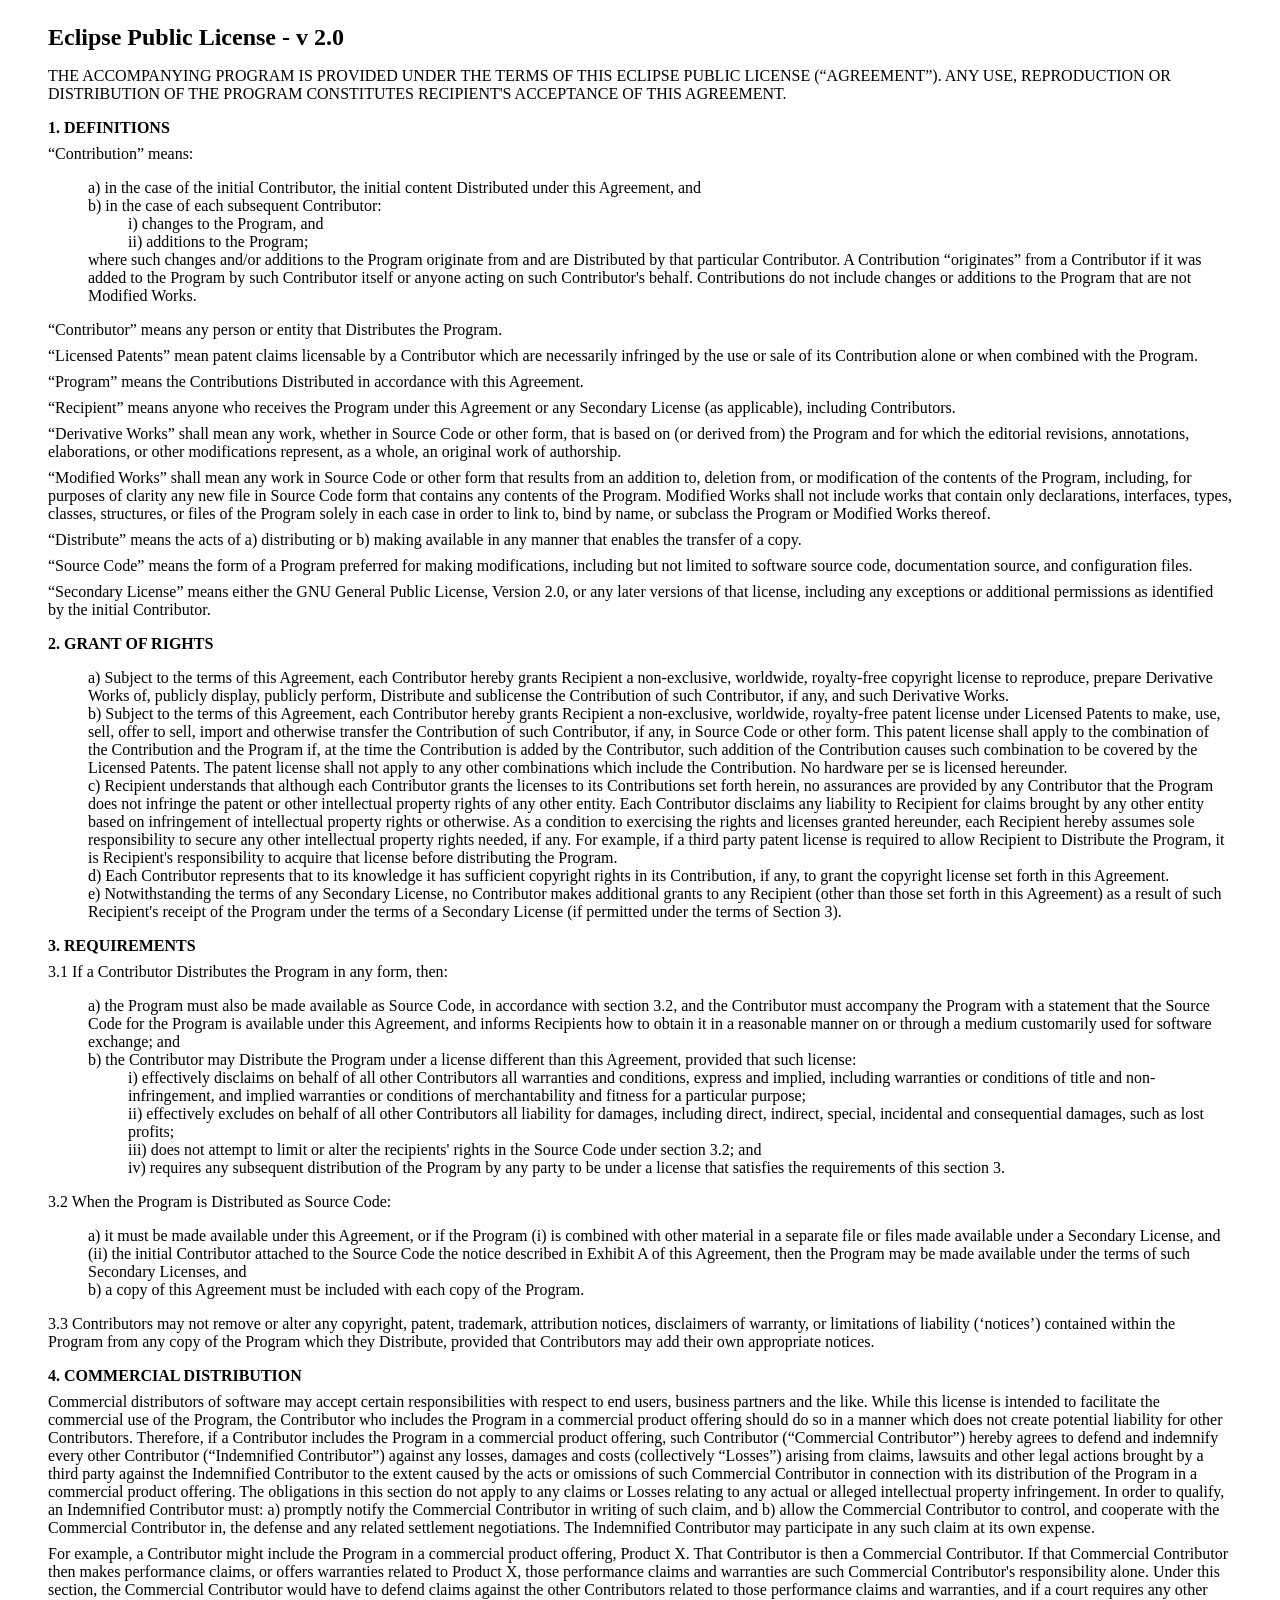
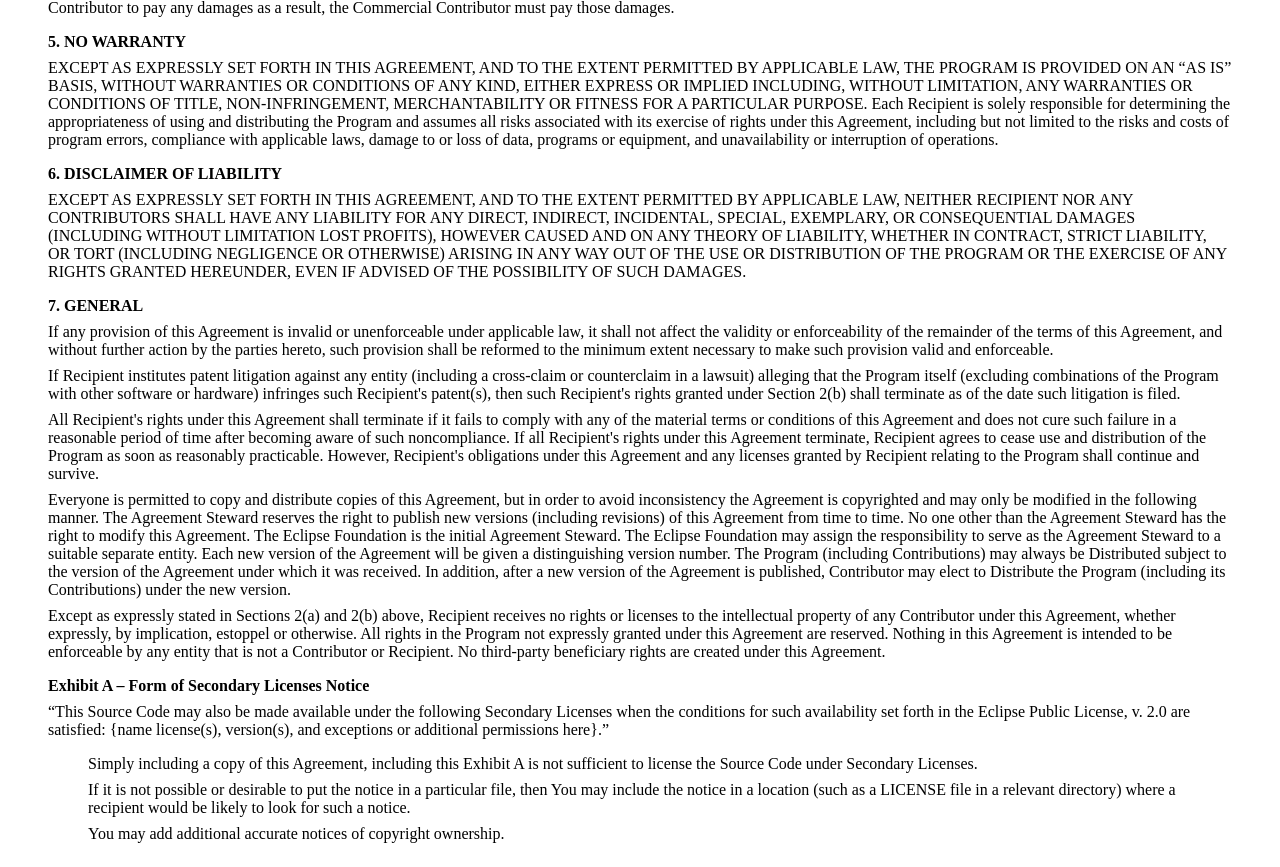
<file: pool/features/org.eclipse.e4.rcp_4.36.0.v20250528-1759/epl-2.0.html>
<!DOCTYPE html PUBLIC "-//W3C//DTD XHTML 1.0 Strict//EN" "http://www.w3.org/TR/xhtml1/DTD/xhtml1-strict.dtd">
<html xmlns="http://www.w3.org/1999/xhtml" xml:lang="en" lang="en">
  <head>
    <meta http-equiv="Content-Type" content="text/html; charset=utf-8" />
    <title>Eclipse Public License - Version 2.0</title>
    <style type="text/css">
      body {
        margin: 1.5em 3em;
      }
      h1{
        font-size:1.5em;
      }
      h2{
        font-size:1em;
        margin-bottom:0.5em;
        margin-top:1em;
      }
      p {
        margin-top:  0.5em;
        margin-bottom: 0.5em;
      }
      ul, ol{
        list-style-type:none;
      }
    </style>
  </head>
  <body>
    <h1>Eclipse Public License - v 2.0</h1>
    <p>THE ACCOMPANYING PROGRAM IS PROVIDED UNDER THE TERMS OF THIS ECLIPSE
      PUBLIC LICENSE (&ldquo;AGREEMENT&rdquo;). ANY USE, REPRODUCTION OR DISTRIBUTION
      OF THE PROGRAM CONSTITUTES RECIPIENT&#039;S ACCEPTANCE OF THIS AGREEMENT.
    </p>
    <h2 id="definitions">1. DEFINITIONS</h2>
    <p>&ldquo;Contribution&rdquo; means:</p>
    <ul>
      <li>a) in the case of the initial Contributor, the initial content
        Distributed under this Agreement, and
      </li>
      <li>
        b) in the case of each subsequent Contributor:
        <ul>
          <li>i) changes to the Program, and</li>
          <li>ii) additions to the Program;</li>
        </ul>
        where such changes and/or additions to the Program originate from
        and are Distributed by that particular Contributor. A Contribution
        &ldquo;originates&rdquo; from a Contributor if it was added to the Program by such
        Contributor itself or anyone acting on such Contributor&#039;s behalf.
        Contributions do not include changes or additions to the Program that
        are not Modified Works.
      </li>
    </ul>
    <p>&ldquo;Contributor&rdquo; means any person or entity that Distributes the Program.</p>
    <p>&ldquo;Licensed Patents&rdquo; mean patent claims licensable by a Contributor which
      are necessarily infringed by the use or sale of its Contribution alone
      or when combined with the Program.
    </p>
    <p>&ldquo;Program&rdquo; means the Contributions Distributed in accordance with this
      Agreement.
    </p>
    <p>&ldquo;Recipient&rdquo; means anyone who receives the Program under this Agreement
      or any Secondary License (as applicable), including Contributors.
    </p>
    <p>&ldquo;Derivative Works&rdquo; shall mean any work, whether in Source Code or other
      form, that is based on (or derived from) the Program and for which the
      editorial revisions, annotations, elaborations, or other modifications
      represent, as a whole, an original work of authorship.
    </p>
    <p>&ldquo;Modified Works&rdquo; shall mean any work in Source Code or other form that
      results from an addition to, deletion from, or modification of the
      contents of the Program, including, for purposes of clarity any new file
      in Source Code form that contains any contents of the Program. Modified
      Works shall not include works that contain only declarations, interfaces,
      types, classes, structures, or files of the Program solely in each case
      in order to link to, bind by name, or subclass the Program or Modified
      Works thereof.
    </p>
    <p>&ldquo;Distribute&rdquo; means the acts of a) distributing or b) making available
      in any manner that enables the transfer of a copy.
    </p>
    <p>&ldquo;Source Code&rdquo; means the form of a Program preferred for making
      modifications, including but not limited to software source code,
      documentation source, and configuration files.
    </p>
    <p>&ldquo;Secondary License&rdquo; means either the GNU General Public License,
      Version 2.0, or any later versions of that license, including any
      exceptions or additional permissions as identified by the initial
      Contributor.
    </p>
    <h2 id="grant-of-rights">2. GRANT OF RIGHTS</h2>
    <ul>
      <li>a) Subject to the terms of this Agreement, each Contributor hereby
        grants Recipient a non-exclusive, worldwide, royalty-free copyright
        license to reproduce, prepare Derivative Works of, publicly display,
        publicly perform, Distribute and sublicense the Contribution of such
        Contributor, if any, and such Derivative Works.
      </li>
      <li>b) Subject to the terms of this Agreement, each Contributor hereby
        grants Recipient a non-exclusive, worldwide, royalty-free patent
        license under Licensed Patents to make, use, sell, offer to sell,
        import and otherwise transfer the Contribution of such Contributor,
        if any, in Source Code or other form. This patent license shall
        apply to the combination of the Contribution and the Program if,
        at the time the Contribution is added by the Contributor, such
        addition of the Contribution causes such combination to be covered
        by the Licensed Patents. The patent license shall not apply to any
        other combinations which include the Contribution. No hardware per
        se is licensed hereunder.
      </li>
      <li>c) Recipient understands that although each Contributor grants the
        licenses to its Contributions set forth herein, no assurances are
        provided by any Contributor that the Program does not infringe the
        patent or other intellectual property rights of any other entity.
        Each Contributor disclaims any liability to Recipient for claims
        brought by any other entity based on infringement of intellectual
        property rights or otherwise. As a condition to exercising the rights
        and licenses granted hereunder, each Recipient hereby assumes sole
        responsibility to secure any other intellectual property rights needed,
        if any. For example, if a third party patent license is required to
        allow Recipient to Distribute the Program, it is Recipient&#039;s
        responsibility to acquire that license before distributing the Program.
      </li>
      <li>d) Each Contributor represents that to its knowledge it has sufficient
        copyright rights in its Contribution, if any, to grant the copyright
        license set forth in this Agreement.
      </li>
      <li>e) Notwithstanding the terms of any Secondary License, no Contributor
        makes additional grants to any Recipient (other than those set forth
        in this Agreement) as a result of such Recipient&#039;s receipt of the
        Program under the terms of a Secondary License (if permitted under
        the terms of Section 3).
      </li>
    </ul>
    <h2 id="requirements">3. REQUIREMENTS</h2>
    <p>3.1 If a Contributor Distributes the Program in any form, then:</p>
    <ul>
      <li>a) the Program must also be made available as Source Code, in
        accordance with section 3.2, and the Contributor must accompany
        the Program with a statement that the Source Code for the Program
        is available under this Agreement, and informs Recipients how to
        obtain it in a reasonable manner on or through a medium customarily
        used for software exchange; and
      </li>
      <li>
        b) the Contributor may Distribute the Program under a license
        different than this Agreement, provided that such license:
        <ul>
          <li>i) effectively disclaims on behalf of all other Contributors all
            warranties and conditions, express and implied, including warranties
            or conditions of title and non-infringement, and implied warranties
            or conditions of merchantability and fitness for a particular purpose;
          </li>
          <li>ii) effectively excludes on behalf of all other Contributors all
            liability for damages, including direct, indirect, special, incidental
            and consequential damages, such as lost profits;
          </li>
          <li>iii) does not attempt to limit or alter the recipients&#039; rights in the
            Source Code under section 3.2; and
          </li>
          <li>iv) requires any subsequent distribution of the Program by any party
            to be under a license that satisfies the requirements of this section 3.
          </li>
        </ul>
      </li>
    </ul>
    <p>3.2 When the Program is Distributed as Source Code:</p>
    <ul>
      <li>a) it must be made available under this Agreement, or if the Program (i)
        is combined with other material in a separate file or files made available
        under a Secondary License, and (ii) the initial Contributor attached to
        the Source Code the notice described in Exhibit A of this Agreement,
        then the Program may be made available under the terms of such
        Secondary Licenses, and
      </li>
      <li>b) a copy of this Agreement must be included with each copy of the Program.</li>
    </ul>
    <p>3.3 Contributors may not remove or alter any copyright, patent, trademark,
      attribution notices, disclaimers of warranty, or limitations of liability
      (&lsquo;notices&rsquo;) contained within the Program from any copy of the Program which
      they Distribute, provided that Contributors may add their own appropriate
      notices.
    </p>
    <h2 id="commercial-distribution">4. COMMERCIAL DISTRIBUTION</h2>
    <p>Commercial distributors of software may accept certain responsibilities
      with respect to end users, business partners and the like. While this
      license is intended to facilitate the commercial use of the Program, the
      Contributor who includes the Program in a commercial product offering should
      do so in a manner which does not create potential liability for other
      Contributors. Therefore, if a Contributor includes the Program in a
      commercial product offering, such Contributor (&ldquo;Commercial Contributor&rdquo;)
      hereby agrees to defend and indemnify every other Contributor
      (&ldquo;Indemnified Contributor&rdquo;) against any losses, damages and costs
      (collectively &ldquo;Losses&rdquo;) arising from claims, lawsuits and other legal actions
      brought by a third party against the Indemnified Contributor to the extent
      caused by the acts or omissions of such Commercial Contributor in connection
      with its distribution of the Program in a commercial product offering.
      The obligations in this section do not apply to any claims or Losses relating
      to any actual or alleged intellectual property infringement. In order to
      qualify, an Indemnified Contributor must: a) promptly notify the
      Commercial Contributor in writing of such claim, and b) allow the Commercial
      Contributor to control, and cooperate with the Commercial Contributor in,
      the defense and any related settlement negotiations. The Indemnified
      Contributor may participate in any such claim at its own expense.
    </p>
    <p>For example, a Contributor might include the Program
      in a commercial product offering, Product X. That Contributor is then a
      Commercial Contributor. If that Commercial Contributor then makes performance
      claims, or offers warranties related to Product X, those performance claims
      and warranties are such Commercial Contributor&#039;s responsibility alone.
      Under this section, the Commercial Contributor would have to defend claims
      against the other Contributors related to those performance claims and
      warranties, and if a court requires any other Contributor to pay any damages
      as a result, the Commercial Contributor must pay those damages.
    </p>
    <h2 id="warranty">5. NO WARRANTY</h2>
    <p>EXCEPT AS EXPRESSLY SET FORTH IN THIS AGREEMENT, AND TO THE EXTENT PERMITTED
      BY APPLICABLE LAW, THE PROGRAM IS PROVIDED ON AN &ldquo;AS IS&rdquo; BASIS, WITHOUT
      WARRANTIES OR CONDITIONS OF ANY KIND, EITHER EXPRESS OR IMPLIED INCLUDING,
      WITHOUT LIMITATION, ANY WARRANTIES OR CONDITIONS OF TITLE, NON-INFRINGEMENT,
      MERCHANTABILITY OR FITNESS FOR A PARTICULAR PURPOSE. Each Recipient is
      solely responsible for determining the appropriateness of using and
      distributing the Program and assumes all risks associated with its
      exercise of rights under this Agreement, including but not limited to the
      risks and costs of program errors, compliance with applicable laws, damage
      to or loss of data, programs or equipment, and unavailability or
      interruption of operations.
    </p>
    <h2 id="disclaimer">6. DISCLAIMER OF LIABILITY</h2>
    <p>EXCEPT AS EXPRESSLY SET FORTH IN THIS AGREEMENT, AND TO THE EXTENT PERMITTED
      BY APPLICABLE LAW, NEITHER RECIPIENT NOR ANY CONTRIBUTORS SHALL HAVE ANY
      LIABILITY FOR ANY DIRECT, INDIRECT, INCIDENTAL, SPECIAL, EXEMPLARY,
      OR CONSEQUENTIAL DAMAGES (INCLUDING WITHOUT LIMITATION LOST PROFITS),
      HOWEVER CAUSED AND ON ANY THEORY OF LIABILITY, WHETHER IN CONTRACT, STRICT
      LIABILITY, OR TORT (INCLUDING NEGLIGENCE OR OTHERWISE) ARISING IN ANY WAY
      OUT OF THE USE OR DISTRIBUTION OF THE PROGRAM OR THE EXERCISE OF ANY RIGHTS
      GRANTED HEREUNDER, EVEN IF ADVISED OF THE POSSIBILITY OF SUCH DAMAGES.
    </p>
    <h2 id="general">7. GENERAL</h2>
    <p>If any provision of this Agreement is invalid or unenforceable under
      applicable law, it shall not affect the validity or enforceability of the
      remainder of the terms of this Agreement, and without further action by the
      parties hereto, such provision shall be reformed to the minimum extent
      necessary to make such provision valid and enforceable.
    </p>
    <p>If Recipient institutes patent litigation against any entity (including a
      cross-claim or counterclaim in a lawsuit) alleging that the Program itself
      (excluding combinations of the Program with other software or hardware)
      infringes such Recipient&#039;s patent(s), then such Recipient&#039;s rights granted
      under Section 2(b) shall terminate as of the date such litigation is filed.
    </p>
    <p>All Recipient&#039;s rights under this Agreement shall terminate if it fails to
      comply with any of the material terms or conditions of this Agreement and
      does not cure such failure in a reasonable period of time after becoming
      aware of such noncompliance. If all Recipient&#039;s rights under this Agreement
      terminate, Recipient agrees to cease use and distribution of the Program
      as soon as reasonably practicable. However, Recipient&#039;s obligations under
      this Agreement and any licenses granted by Recipient relating to the
      Program shall continue and survive.
    </p>
    <p>Everyone is permitted to copy and distribute copies of this Agreement,
      but in order to avoid inconsistency the Agreement is copyrighted and may
      only be modified in the following manner. The Agreement Steward reserves
      the right to publish new versions (including revisions) of this Agreement
      from time to time. No one other than the Agreement Steward has the right
      to modify this Agreement. The Eclipse Foundation is the initial Agreement
      Steward. The Eclipse Foundation may assign the responsibility to serve as
      the Agreement Steward to a suitable separate entity. Each new version of
      the Agreement will be given a distinguishing version number. The Program
      (including Contributions) may always be Distributed subject to the version
      of the Agreement under which it was received. In addition, after a new
      version of the Agreement is published, Contributor may elect to Distribute
      the Program (including its Contributions) under the new version.
    </p>
    <p>Except as expressly stated in Sections 2(a) and 2(b) above, Recipient
      receives no rights or licenses to the intellectual property of any
      Contributor under this Agreement, whether expressly, by implication,
      estoppel or otherwise. All rights in the Program not expressly granted
      under this Agreement are reserved. Nothing in this Agreement is intended
      to be enforceable by any entity that is not a Contributor or Recipient.
      No third-party beneficiary rights are created under this Agreement.
    </p>
    <h2 id="exhibit-a">Exhibit A &ndash; Form of Secondary Licenses Notice</h2>
    <p>&ldquo;This Source Code may also be made available under the following 
    	Secondary Licenses when the conditions for such availability set forth 
    	in the Eclipse Public License, v. 2.0 are satisfied: {name license(s),
    	version(s), and exceptions or additional permissions here}.&rdquo;
    </p>
    <blockquote>
      <p>Simply including a copy of this Agreement, including this Exhibit A
        is not sufficient to license the Source Code under Secondary Licenses.
      </p>
      <p>If it is not possible or desirable to put the notice in a particular file,
        then You may include the notice in a location (such as a LICENSE file in a
        relevant directory) where a recipient would be likely to look for
        such a notice.
      </p>
      <p>You may add additional accurate notices of copyright ownership.</p>
    </blockquote>
  </body>
</html>
</file>
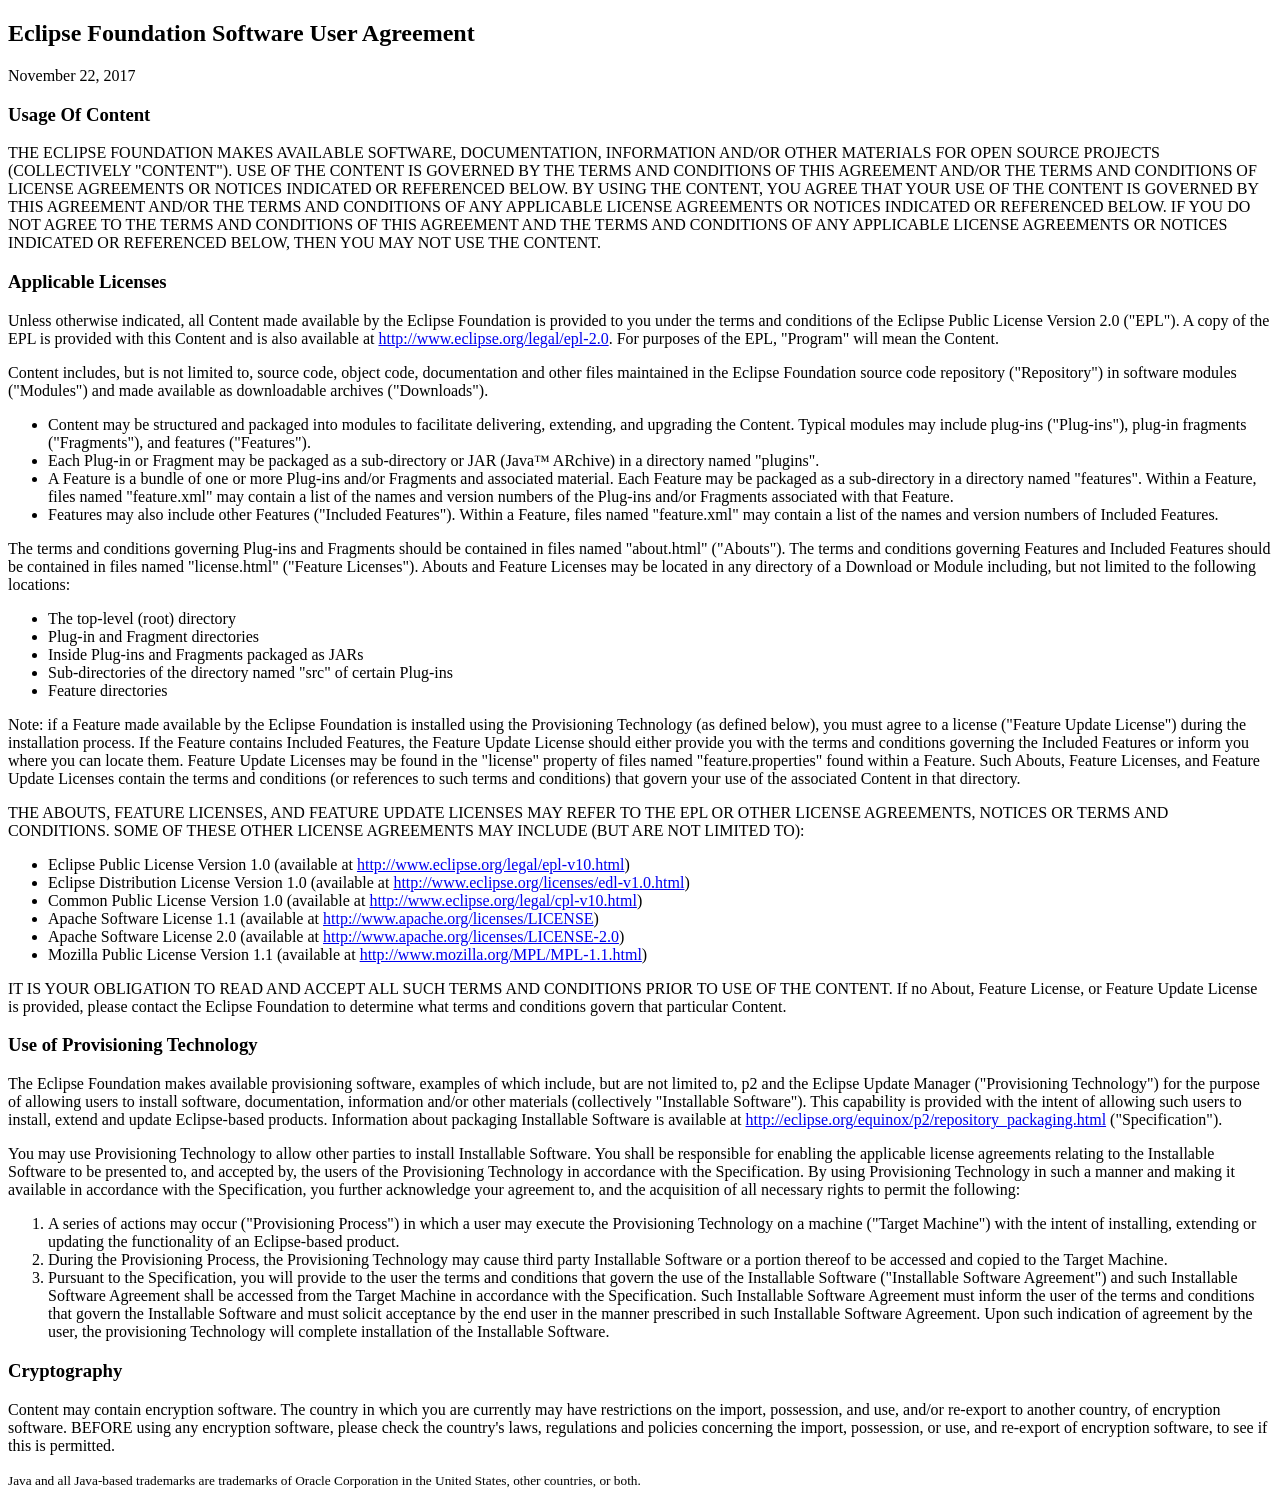
<file: pool/features/org.eclipse.e4.rcp_4.36.0.v20250528-1759/license.html>
<?xml version="1.0" encoding="ISO-8859-1" ?>
<!DOCTYPE html PUBLIC "-//W3C//DTD XHTML 1.0 Strict//EN" "http://www.w3.org/TR/xhtml1/DTD/xhtml1-strict.dtd">
<html xmlns="http://www.w3.org/1999/xhtml">
<head>
<meta http-equiv="Content-Type" content="text/html; charset=ISO-8859-1" />
<title>Eclipse Foundation Software User Agreement</title>
</head>

<body lang="EN-US">
	<h2>Eclipse Foundation Software User Agreement</h2>
	<p>November 22, 2017</p>

	<h3>Usage Of Content</h3>

	<p>THE ECLIPSE FOUNDATION MAKES AVAILABLE SOFTWARE, DOCUMENTATION,
		INFORMATION AND/OR OTHER MATERIALS FOR OPEN SOURCE PROJECTS
		(COLLECTIVELY &quot;CONTENT&quot;). USE OF THE CONTENT IS GOVERNED BY
		THE TERMS AND CONDITIONS OF THIS AGREEMENT AND/OR THE TERMS AND
		CONDITIONS OF LICENSE AGREEMENTS OR NOTICES INDICATED OR REFERENCED
		BELOW. BY USING THE CONTENT, YOU AGREE THAT YOUR USE OF THE CONTENT IS
		GOVERNED BY THIS AGREEMENT AND/OR THE TERMS AND CONDITIONS OF ANY
		APPLICABLE LICENSE AGREEMENTS OR NOTICES INDICATED OR REFERENCED
		BELOW. IF YOU DO NOT AGREE TO THE TERMS AND CONDITIONS OF THIS
		AGREEMENT AND THE TERMS AND CONDITIONS OF ANY APPLICABLE LICENSE
		AGREEMENTS OR NOTICES INDICATED OR REFERENCED BELOW, THEN YOU MAY NOT
		USE THE CONTENT.</p>

	<h3>Applicable Licenses</h3>

	<p>
		Unless otherwise indicated, all Content made available by the Eclipse
		Foundation is provided to you under the terms and conditions of the
		Eclipse Public License Version 2.0 (&quot;EPL&quot;). A copy of the
		EPL is provided with this Content and is also available at <a
			href="http://www.eclipse.org/legal/epl-2.0">http://www.eclipse.org/legal/epl-2.0</a>.
		For purposes of the EPL, &quot;Program&quot; will mean the Content.
	</p>

	<p>Content includes, but is not limited to, source code, object
		code, documentation and other files maintained in the Eclipse
		Foundation source code repository (&quot;Repository&quot;) in software
		modules (&quot;Modules&quot;) and made available as downloadable
		archives (&quot;Downloads&quot;).</p>

	<ul>
		<li>Content may be structured and packaged into modules to
			facilitate delivering, extending, and upgrading the Content. Typical
			modules may include plug-ins (&quot;Plug-ins&quot;), plug-in
			fragments (&quot;Fragments&quot;), and features
			(&quot;Features&quot;).</li>
		<li>Each Plug-in or Fragment may be packaged as a sub-directory
			or JAR (Java&trade; ARchive) in a directory named
			&quot;plugins&quot;.</li>
		<li>A Feature is a bundle of one or more Plug-ins and/or
			Fragments and associated material. Each Feature may be packaged as a
			sub-directory in a directory named &quot;features&quot;. Within a
			Feature, files named &quot;feature.xml&quot; may contain a list of
			the names and version numbers of the Plug-ins and/or Fragments
			associated with that Feature.</li>
		<li>Features may also include other Features (&quot;Included
			Features&quot;). Within a Feature, files named
			&quot;feature.xml&quot; may contain a list of the names and version
			numbers of Included Features.</li>
	</ul>

	<p>The terms and conditions governing Plug-ins and Fragments should
		be contained in files named &quot;about.html&quot;
		(&quot;Abouts&quot;). The terms and conditions governing Features and
		Included Features should be contained in files named
		&quot;license.html&quot; (&quot;Feature Licenses&quot;). Abouts and
		Feature Licenses may be located in any directory of a Download or
		Module including, but not limited to the following locations:</p>

	<ul>
		<li>The top-level (root) directory</li>
		<li>Plug-in and Fragment directories</li>
		<li>Inside Plug-ins and Fragments packaged as JARs</li>
		<li>Sub-directories of the directory named &quot;src&quot; of
			certain Plug-ins</li>
		<li>Feature directories</li>
	</ul>

	<p>Note: if a Feature made available by the Eclipse Foundation is
		installed using the Provisioning Technology (as defined below), you
		must agree to a license (&quot;Feature Update License&quot;) during
		the installation process. If the Feature contains Included Features,
		the Feature Update License should either provide you with the terms
		and conditions governing the Included Features or inform you where you
		can locate them. Feature Update Licenses may be found in the
		&quot;license&quot; property of files named
		&quot;feature.properties&quot; found within a Feature. Such Abouts,
		Feature Licenses, and Feature Update Licenses contain the terms and
		conditions (or references to such terms and conditions) that govern
		your use of the associated Content in that directory.</p>

	<p>THE ABOUTS, FEATURE LICENSES, AND FEATURE UPDATE LICENSES MAY
		REFER TO THE EPL OR OTHER LICENSE AGREEMENTS, NOTICES OR TERMS AND
		CONDITIONS. SOME OF THESE OTHER LICENSE AGREEMENTS MAY INCLUDE (BUT
		ARE NOT LIMITED TO):</p>

	<ul>
		<li>Eclipse Public License Version 1.0 (available at <a
			href="http://www.eclipse.org/legal/epl-v10.html">http://www.eclipse.org/legal/epl-v10.html</a>)
		</li>
		<li>Eclipse Distribution License Version 1.0 (available at <a
			href="http://www.eclipse.org/licenses/edl-v10.html">http://www.eclipse.org/licenses/edl-v1.0.html</a>)
		</li>
		<li>Common Public License Version 1.0 (available at <a
			href="http://www.eclipse.org/legal/cpl-v10.html">http://www.eclipse.org/legal/cpl-v10.html</a>)
		</li>
		<li>Apache Software License 1.1 (available at <a
			href="http://www.apache.org/licenses/LICENSE">http://www.apache.org/licenses/LICENSE</a>)
		</li>
		<li>Apache Software License 2.0 (available at <a
			href="http://www.apache.org/licenses/LICENSE-2.0">http://www.apache.org/licenses/LICENSE-2.0</a>)
		</li>
		<li>Mozilla Public License Version 1.1 (available at <a
			href="http://www.mozilla.org/MPL/MPL-1.1.html">http://www.mozilla.org/MPL/MPL-1.1.html</a>)
		</li>
	</ul>

	<p>IT IS YOUR OBLIGATION TO READ AND ACCEPT ALL SUCH TERMS AND
		CONDITIONS PRIOR TO USE OF THE CONTENT. If no About, Feature License,
		or Feature Update License is provided, please contact the Eclipse
		Foundation to determine what terms and conditions govern that
		particular Content.</p>


	<h3>Use of Provisioning Technology</h3>

	<p>
		The Eclipse Foundation makes available provisioning software, examples
		of which include, but are not limited to, p2 and the Eclipse Update
		Manager (&quot;Provisioning Technology&quot;) for the purpose of
		allowing users to install software, documentation, information and/or
		other materials (collectively &quot;Installable Software&quot;). This
		capability is provided with the intent of allowing such users to
		install, extend and update Eclipse-based products. Information about
		packaging Installable Software is available at <a
			href="http://eclipse.org/equinox/p2/repository_packaging.html">http://eclipse.org/equinox/p2/repository_packaging.html</a>
		(&quot;Specification&quot;).
	</p>

	<p>You may use Provisioning Technology to allow other parties to
		install Installable Software. You shall be responsible for enabling
		the applicable license agreements relating to the Installable Software
		to be presented to, and accepted by, the users of the Provisioning
		Technology in accordance with the Specification. By using Provisioning
		Technology in such a manner and making it available in accordance with
		the Specification, you further acknowledge your agreement to, and the
		acquisition of all necessary rights to permit the following:</p>

	<ol>
		<li>A series of actions may occur (&quot;Provisioning
			Process&quot;) in which a user may execute the Provisioning
			Technology on a machine (&quot;Target Machine&quot;) with the intent
			of installing, extending or updating the functionality of an
			Eclipse-based product.</li>
		<li>During the Provisioning Process, the Provisioning Technology
			may cause third party Installable Software or a portion thereof to be
			accessed and copied to the Target Machine.</li>
		<li>Pursuant to the Specification, you will provide to the user
			the terms and conditions that govern the use of the Installable
			Software (&quot;Installable Software Agreement&quot;) and such
			Installable Software Agreement shall be accessed from the Target
			Machine in accordance with the Specification. Such Installable
			Software Agreement must inform the user of the terms and conditions
			that govern the Installable Software and must solicit acceptance by
			the end user in the manner prescribed in such Installable Software
			Agreement. Upon such indication of agreement by the user, the
			provisioning Technology will complete installation of the Installable
			Software.</li>
	</ol>

	<h3>Cryptography</h3>

	<p>Content may contain encryption software. The country in which
		you are currently may have restrictions on the import, possession, and
		use, and/or re-export to another country, of encryption software.
		BEFORE using any encryption software, please check the country's laws,
		regulations and policies concerning the import, possession, or use,
		and re-export of encryption software, to see if this is permitted.</p>

	<p>
		<small>Java and all Java-based trademarks are trademarks of
			Oracle Corporation in the United States, other countries, or both.</small>
	</p>
</body>
</html>
</file>
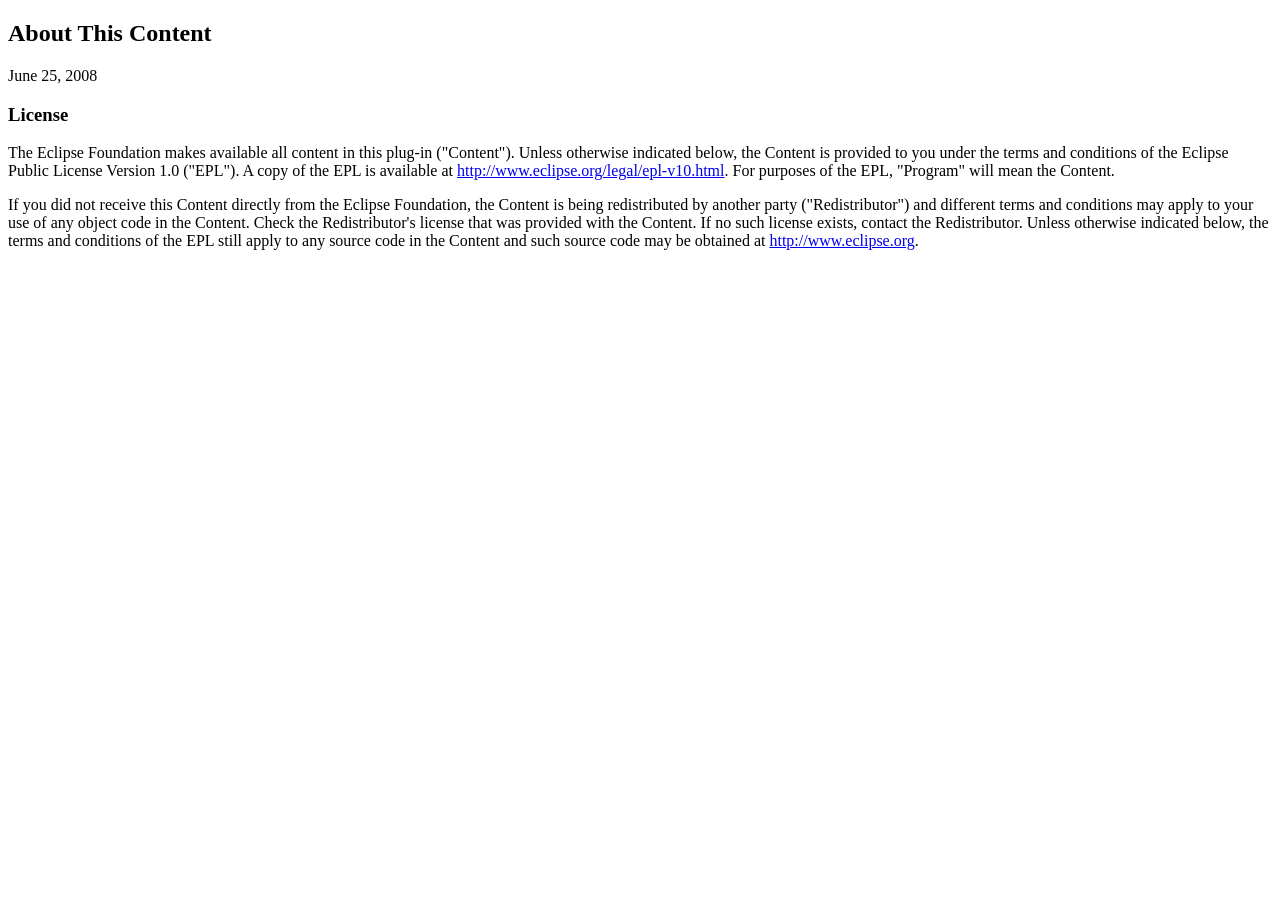
<file: pool/features/org.eclipse.ecf.core.feature_1.7.0.v20250304-2338/about.html>
<!DOCTYPE html PUBLIC "-//W3C//DTD XHTML 1.0 Strict//EN"
    "http://www.w3.org/TR/xhtml1/DTD/xhtml1-strict.dtd">
<html xmlns="http://www.w3.org/1999/xhtml">
<head>
<meta http-equiv="Content-Type" content="text/html; charset=ISO-8859-1"/>
<title>About</title>
</head>
<body lang="EN-US">
<h2>About This Content</h2>
 
<p>June 25, 2008</p>	
<h3>License</h3>

<p>The Eclipse Foundation makes available all content in this plug-in (&quot;Content&quot;).  Unless otherwise 
indicated below, the Content is provided to you under the terms and conditions of the
Eclipse Public License Version 1.0 (&quot;EPL&quot;).  A copy of the EPL is available 
at <a href="http://www.eclipse.org/legal/epl-v10.html">http://www.eclipse.org/legal/epl-v10.html</a>.
For purposes of the EPL, &quot;Program&quot; will mean the Content.</p>

<p>If you did not receive this Content directly from the Eclipse Foundation, the Content is 
being redistributed by another party (&quot;Redistributor&quot;) and different terms and conditions may
apply to your use of any object code in the Content.  Check the Redistributor's license that was 
provided with the Content.  If no such license exists, contact the Redistributor.  Unless otherwise
indicated below, the terms and conditions of the EPL still apply to any source code in the Content
and such source code may be obtained at <a href="http://www.eclipse.org">http://www.eclipse.org</a>.</p>

</body>
</html>
</file>
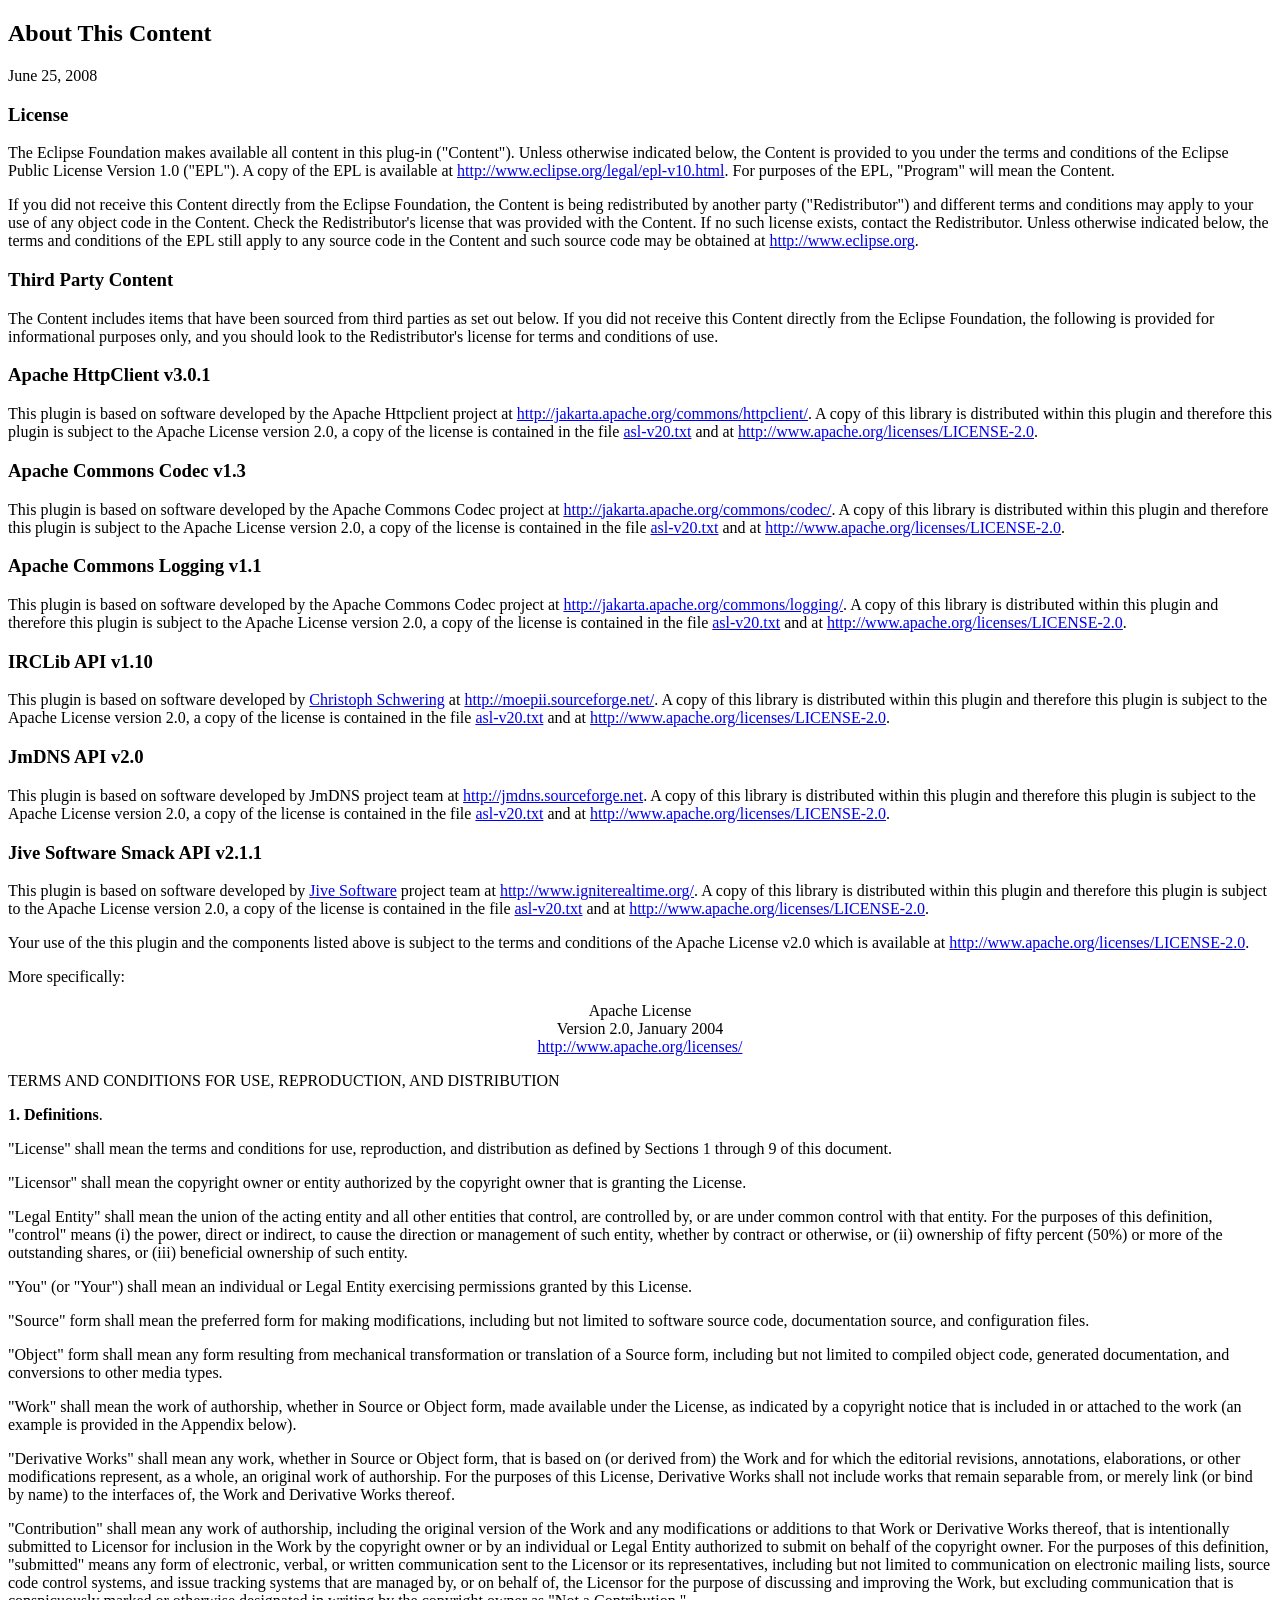
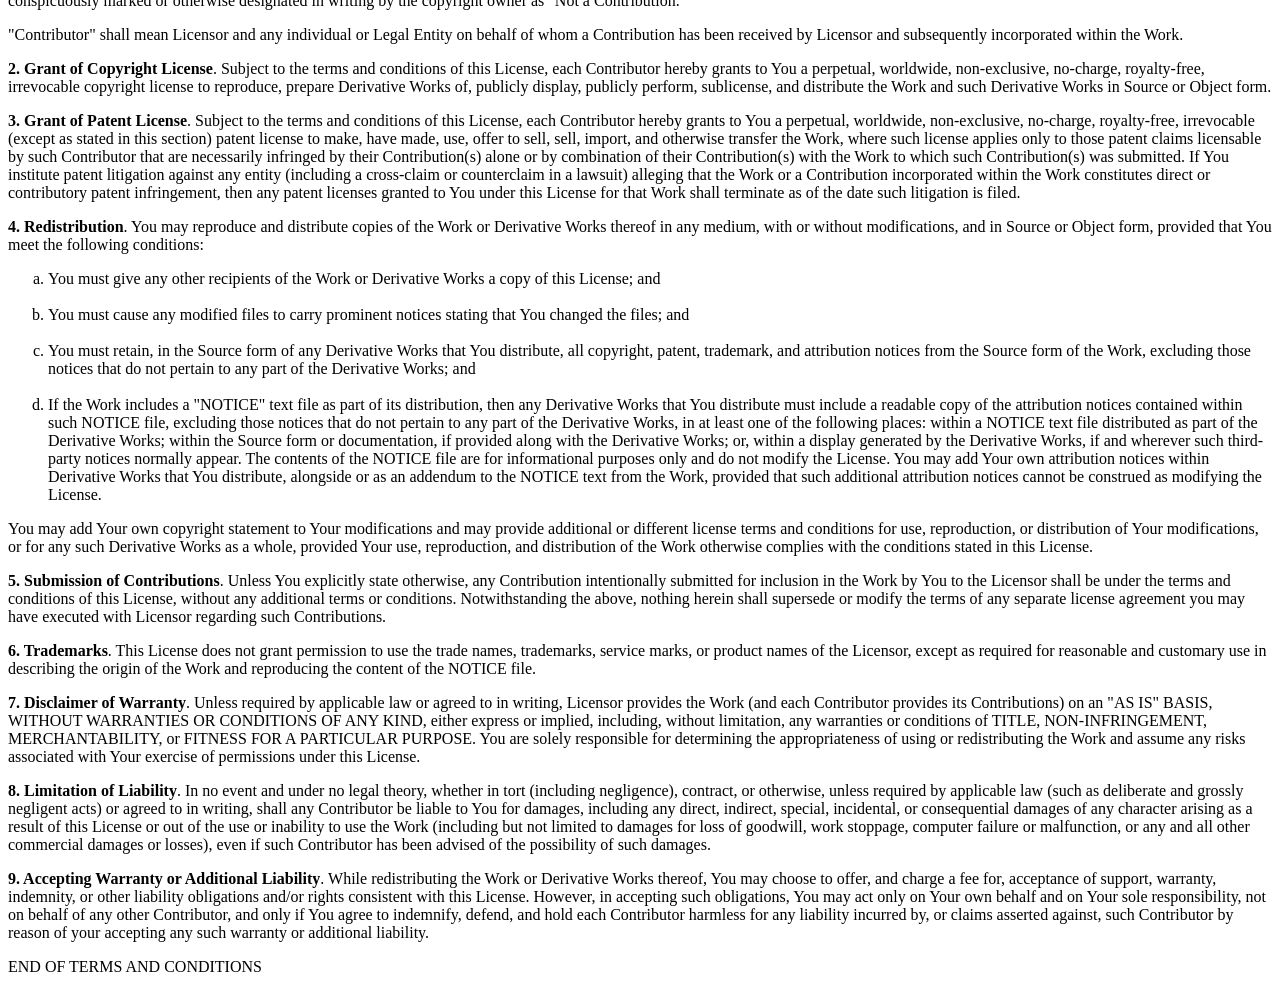
<file: pool/features/org.eclipse.ecf.filetransfer.feature_3.15.0.v20250115-0406/about.html>
<!DOCTYPE html PUBLIC "-//W3C//DTD XHTML 1.0 Strict//EN"
    "http://www.w3.org/TR/xhtml1/DTD/xhtml1-strict.dtd">
<html xmlns="http://www.w3.org/1999/xhtml">
<head>
<meta http-equiv="Content-Type" content="text/html; charset=ISO-8859-1"/>
<title>About</title>
</head>
<body lang="EN-US">
<h2>About This Content</h2>
 
<p>June 25, 2008</p>	
<h3>License</h3>

<p>The Eclipse Foundation makes available all content in this plug-in (&quot;Content&quot;).  Unless otherwise 
indicated below, the Content is provided to you under the terms and conditions of the
Eclipse Public License Version 1.0 (&quot;EPL&quot;).  A copy of the EPL is available 
at <a href="http://www.eclipse.org/legal/epl-v10.html">http://www.eclipse.org/legal/epl-v10.html</a>.
For purposes of the EPL, &quot;Program&quot; will mean the Content.</p>

<p>If you did not receive this Content directly from the Eclipse Foundation, the Content is 
being redistributed by another party (&quot;Redistributor&quot;) and different terms and conditions may
apply to your use of any object code in the Content.  Check the Redistributor's license that was 
provided with the Content.  If no such license exists, contact the Redistributor.  Unless otherwise
indicated below, the terms and conditions of the EPL still apply to any source code in the Content
and such source code may be obtained at <a href="http://www.eclipse.org">http://www.eclipse.org</a>.</p>

<h3>Third Party Content</h3>

<p>The Content includes items that have been sourced from third parties as set out below. If you 
did not receive this Content directly from the Eclipse Foundation, the following is provided 
for informational purposes only, and you should look to the Redistributor's license for 
terms and conditions of use.</p>

<h3>Apache HttpClient v3.0.1</h3>

<p>This plugin is based on software developed by the Apache Httpclient project at <a href="http://jakarta.apache.org/commons/httpclient/">http://jakarta.apache.org/commons/httpclient/</a>.
A copy of this library is distributed within this plugin and
therefore this plugin is subject to the Apache License version 2.0, a copy of the license is contained
in the file <a href="asl-v20.txt">asl-v20.txt</a> and 
at <a href="http://www.apache.org/licenses/LICENSE-2.0">http://www.apache.org/licenses/LICENSE-2.0</a>.
</p>

<h3>Apache Commons Codec v1.3</h3>

<p>This plugin is based on software developed by the Apache Commons Codec project at <a href="http://jakarta.apache.org/commons/codec/">http://jakarta.apache.org/commons/codec/</a>.
A copy of this library is distributed within this plugin and
therefore this plugin is subject to the Apache License version 2.0, a copy of the license is contained
in the file <a href="asl-v20.txt">asl-v20.txt</a> and 
at <a href="http://www.apache.org/licenses/LICENSE-2.0">http://www.apache.org/licenses/LICENSE-2.0</a>.
</p>

<h3>Apache Commons Logging v1.1</h3>

<p>This plugin is based on software developed by the Apache Commons Codec project at <a href="http://jakarta.apache.org/commons/logging/">http://jakarta.apache.org/commons/logging/</a>.
A copy of this library is distributed within this plugin and
therefore this plugin is subject to the Apache License version 2.0, a copy of the license is contained
in the file <a href="asl-v20.txt">asl-v20.txt</a> and 
at <a href="http://www.apache.org/licenses/LICENSE-2.0">http://www.apache.org/licenses/LICENSE-2.0</a>.
</p>

<h3>IRCLib API v1.10</h3>

<p>This plugin is based on software developed by <a href="http://schwering.org">Christoph Schwering</a> at 
<a href="http://moepii.sourceforge.net/">http://moepii.sourceforge.net/</a>.
A copy of this library is distributed within this plugin and
therefore this plugin is subject to the Apache License version 2.0, a copy of the license is contained
in the file <a href="asl-v20.txt">asl-v20.txt</a> and 
at <a href="http://www.apache.org/licenses/LICENSE-2.0">http://www.apache.org/licenses/LICENSE-2.0</a>.
</p>

<h3>JmDNS API v2.0</h3>

<p>This plugin is based on software developed by JmDNS project team at 
<a href="http://jmdns.sourceforge.net">http://jmdns.sourceforge.net</a>.
A copy of this library is distributed within this plugin and
therefore this plugin is subject to the Apache License version 2.0, a copy of the license is contained
in the file <a href="asl-v20.txt">asl-v20.txt</a> and 
at <a href="http://www.apache.org/licenses/LICENSE-2.0">http://www.apache.org/licenses/LICENSE-2.0</a>.
</p>

<h3>Jive Software Smack API v2.1.1</h3>

<p>This plugin is based on software developed by <a href="http://www.jivesoftware.org">Jive Software</a> project team at 
<a href="http://www.igniterealtime.org/">http://www.igniterealtime.org/</a>.
A copy of this library is distributed within this plugin and
therefore this plugin is subject to the Apache License version 2.0, a copy of the license is contained
in the file <a href="asl-v20.txt">asl-v20.txt</a> and 
at <a href="http://www.apache.org/licenses/LICENSE-2.0">http://www.apache.org/licenses/LICENSE-2.0</a>.
</p>


<p>Your use of the this plugin and the components listed above is subject to the terms and conditions of the Apache License v2.0
which is available at <a href="http://www.apache.org/licenses/LICENSE-2.0">http://www.apache.org/licenses/LICENSE-2.0</a>.
</p>
<p>
More specifically:</p>

<p></p>

<p align="center">
Apache License<br />
Version 2.0, January 2004<br />
<a href="http://www.apache.org/licenses/">http://www.apache.org/licenses/</a>

</p>
<p>
TERMS AND CONDITIONS FOR USE, REPRODUCTION, AND DISTRIBUTION
</p>
<p><b><a name="definitions">1. Definitions</a></b>.</p>
<p>
      "License" shall mean the terms and conditions for use, reproduction,
      and distribution as defined by Sections 1 through 9 of this document.
</p>
<p>
      "Licensor" shall mean the copyright owner or entity authorized by
      the copyright owner that is granting the License.
</p>
<p>
      "Legal Entity" shall mean the union of the acting entity and all
      other entities that control, are controlled by, or are under common
      control with that entity. For the purposes of this definition,
      "control" means (i) the power, direct or indirect, to cause the
      direction or management of such entity, whether by contract or
      otherwise, or (ii) ownership of fifty percent (50%) or more of the
      outstanding shares, or (iii) beneficial ownership of such entity.

</p>
<p>
      "You" (or "Your") shall mean an individual or Legal Entity
      exercising permissions granted by this License.
</p>
<p>
      "Source" form shall mean the preferred form for making modifications,
      including but not limited to software source code, documentation
      source, and configuration files.
</p>
<p>
      "Object" form shall mean any form resulting from mechanical
      transformation or translation of a Source form, including but
      not limited to compiled object code, generated documentation,
      and conversions to other media types.
</p>
<p>
      "Work" shall mean the work of authorship, whether in Source or
      Object form, made available under the License, as indicated by a
      copyright notice that is included in or attached to the work
      (an example is provided in the Appendix below).
</p>

<p>
      "Derivative Works" shall mean any work, whether in Source or Object
      form, that is based on (or derived from) the Work and for which the
      editorial revisions, annotations, elaborations, or other modifications
      represent, as a whole, an original work of authorship. For the purposes
      of this License, Derivative Works shall not include works that remain
      separable from, or merely link (or bind by name) to the interfaces of,
      the Work and Derivative Works thereof.
</p>
<p>
      "Contribution" shall mean any work of authorship, including
      the original version of the Work and any modifications or additions
      to that Work or Derivative Works thereof, that is intentionally
      submitted to Licensor for inclusion in the Work by the copyright owner
      or by an individual or Legal Entity authorized to submit on behalf of
      the copyright owner. For the purposes of this definition, "submitted"
      means any form of electronic, verbal, or written communication sent
      to the Licensor or its representatives, including but not limited to
      communication on electronic mailing lists, source code control systems,
      and issue tracking systems that are managed by, or on behalf of, the
      Licensor for the purpose of discussing and improving the Work, but
      excluding communication that is conspicuously marked or otherwise
      designated in writing by the copyright owner as "Not a Contribution."
</p>
<p>
      "Contributor" shall mean Licensor and any individual or Legal Entity
      on behalf of whom a Contribution has been received by Licensor and
      subsequently incorporated within the Work.
</p>
<p><b><a name="copyright">2. Grant of Copyright License</a></b>.
Subject to the terms and conditions of
      this License, each Contributor hereby grants to You a perpetual,
      worldwide, non-exclusive, no-charge, royalty-free, irrevocable
      copyright license to reproduce, prepare Derivative Works of,
      publicly display, publicly perform, sublicense, and distribute the
      Work and such Derivative Works in Source or Object form.
</p>
<p><b><a name="patent">3. Grant of Patent License</a></b>.
Subject to the terms and conditions of
      this License, each Contributor hereby grants to You a perpetual,
      worldwide, non-exclusive, no-charge, royalty-free, irrevocable
      (except as stated in this section) patent license to make, have made,
      use, offer to sell, sell, import, and otherwise transfer the Work,
      where such license applies only to those patent claims licensable
      by such Contributor that are necessarily infringed by their
      Contribution(s) alone or by combination of their Contribution(s)
      with the Work to which such Contribution(s) was submitted. If You
      institute patent litigation against any entity (including a
      cross-claim or counterclaim in a lawsuit) alleging that the Work
      or a Contribution incorporated within the Work constitutes direct
      or contributory patent infringement, then any patent licenses
      granted to You under this License for that Work shall terminate
      as of the date such litigation is filed.

</p>
<p><b><a name="redistribution">4. Redistribution</a></b>.
You may reproduce and distribute copies of the
      Work or Derivative Works thereof in any medium, with or without
      modifications, and in Source or Object form, provided that You
      meet the following conditions:
<ol type="a">
<li>You must give any other recipients of the Work or
          Derivative Works a copy of this License; and
<br /> <br /></li>

<li>You must cause any modified files to carry prominent notices
          stating that You changed the files; and
<br /> <br /></li>

<li>You must retain, in the Source form of any Derivative Works
          that You distribute, all copyright, patent, trademark, and
          attribution notices from the Source form of the Work,
          excluding those notices that do not pertain to any part of
          the Derivative Works; and
<br /> <br /></li>

<li>If the Work includes a "NOTICE" text file as part of its
          distribution, then any Derivative Works that You distribute must
          include a readable copy of the attribution notices contained
          within such NOTICE file, excluding those notices that do not
          pertain to any part of the Derivative Works, in at least one
          of the following places: within a NOTICE text file distributed
          as part of the Derivative Works; within the Source form or
          documentation, if provided along with the Derivative Works; or,
          within a display generated by the Derivative Works, if and
          wherever such third-party notices normally appear. The contents
          of the NOTICE file are for informational purposes only and
          do not modify the License. You may add Your own attribution
          notices within Derivative Works that You distribute, alongside
          or as an addendum to the NOTICE text from the Work, provided
          that such additional attribution notices cannot be construed
          as modifying the License.</li>

</ol>
      You may add Your own copyright statement to Your modifications and
      may provide additional or different license terms and conditions
      for use, reproduction, or distribution of Your modifications, or
      for any such Derivative Works as a whole, provided Your use,
      reproduction, and distribution of the Work otherwise complies with
      the conditions stated in this License.
</p>
<p><b><a name="contributions">5. Submission of Contributions</a></b>.
Unless You explicitly state otherwise,
      any Contribution intentionally submitted for inclusion in the Work
      by You to the Licensor shall be under the terms and conditions of
      this License, without any additional terms or conditions.
      Notwithstanding the above, nothing herein shall supersede or modify
      the terms of any separate license agreement you may have executed
      with Licensor regarding such Contributions.
</p>
<p><b><a name="trademarks">6. Trademarks</a></b>.
This License does not grant permission to use the trade
      names, trademarks, service marks, or product names of the Licensor,
      except as required for reasonable and customary use in describing the
      origin of the Work and reproducing the content of the NOTICE file.
</p>
<p><b><a name="no-warranty">7. Disclaimer of Warranty</a></b>.
Unless required by applicable law or
      agreed to in writing, Licensor provides the Work (and each
      Contributor provides its Contributions) on an "AS IS" BASIS,
      WITHOUT WARRANTIES OR CONDITIONS OF ANY KIND, either express or
      implied, including, without limitation, any warranties or conditions
      of TITLE, NON-INFRINGEMENT, MERCHANTABILITY, or FITNESS FOR A
      PARTICULAR PURPOSE. You are solely responsible for determining the
      appropriateness of using or redistributing the Work and assume any
      risks associated with Your exercise of permissions under this License.
</p>
<p><b><a name="no-liability">8. Limitation of Liability</a></b>.
In no event and under no legal theory,
      whether in tort (including negligence), contract, or otherwise,
      unless required by applicable law (such as deliberate and grossly
      negligent acts) or agreed to in writing, shall any Contributor be
      liable to You for damages, including any direct, indirect, special,
      incidental, or consequential damages of any character arising as a
      result of this License or out of the use or inability to use the
      Work (including but not limited to damages for loss of goodwill,
      work stoppage, computer failure or malfunction, or any and all
      other commercial damages or losses), even if such Contributor
      has been advised of the possibility of such damages.
</p>
<p><b><a name="additional">9. Accepting Warranty or Additional Liability</a></b>.
While redistributing
      the Work or Derivative Works thereof, You may choose to offer,
      and charge a fee for, acceptance of support, warranty, indemnity,
      or other liability obligations and/or rights consistent with this
      License. However, in accepting such obligations, You may act only
      on Your own behalf and on Your sole responsibility, not on behalf
      of any other Contributor, and only if You agree to indemnify,
      defend, and hold each Contributor harmless for any liability
      incurred by, or claims asserted against, such Contributor by reason
      of your accepting any such warranty or additional liability.

</p>
<p>
END OF TERMS AND CONDITIONS
</p></body>
</html>
</file>
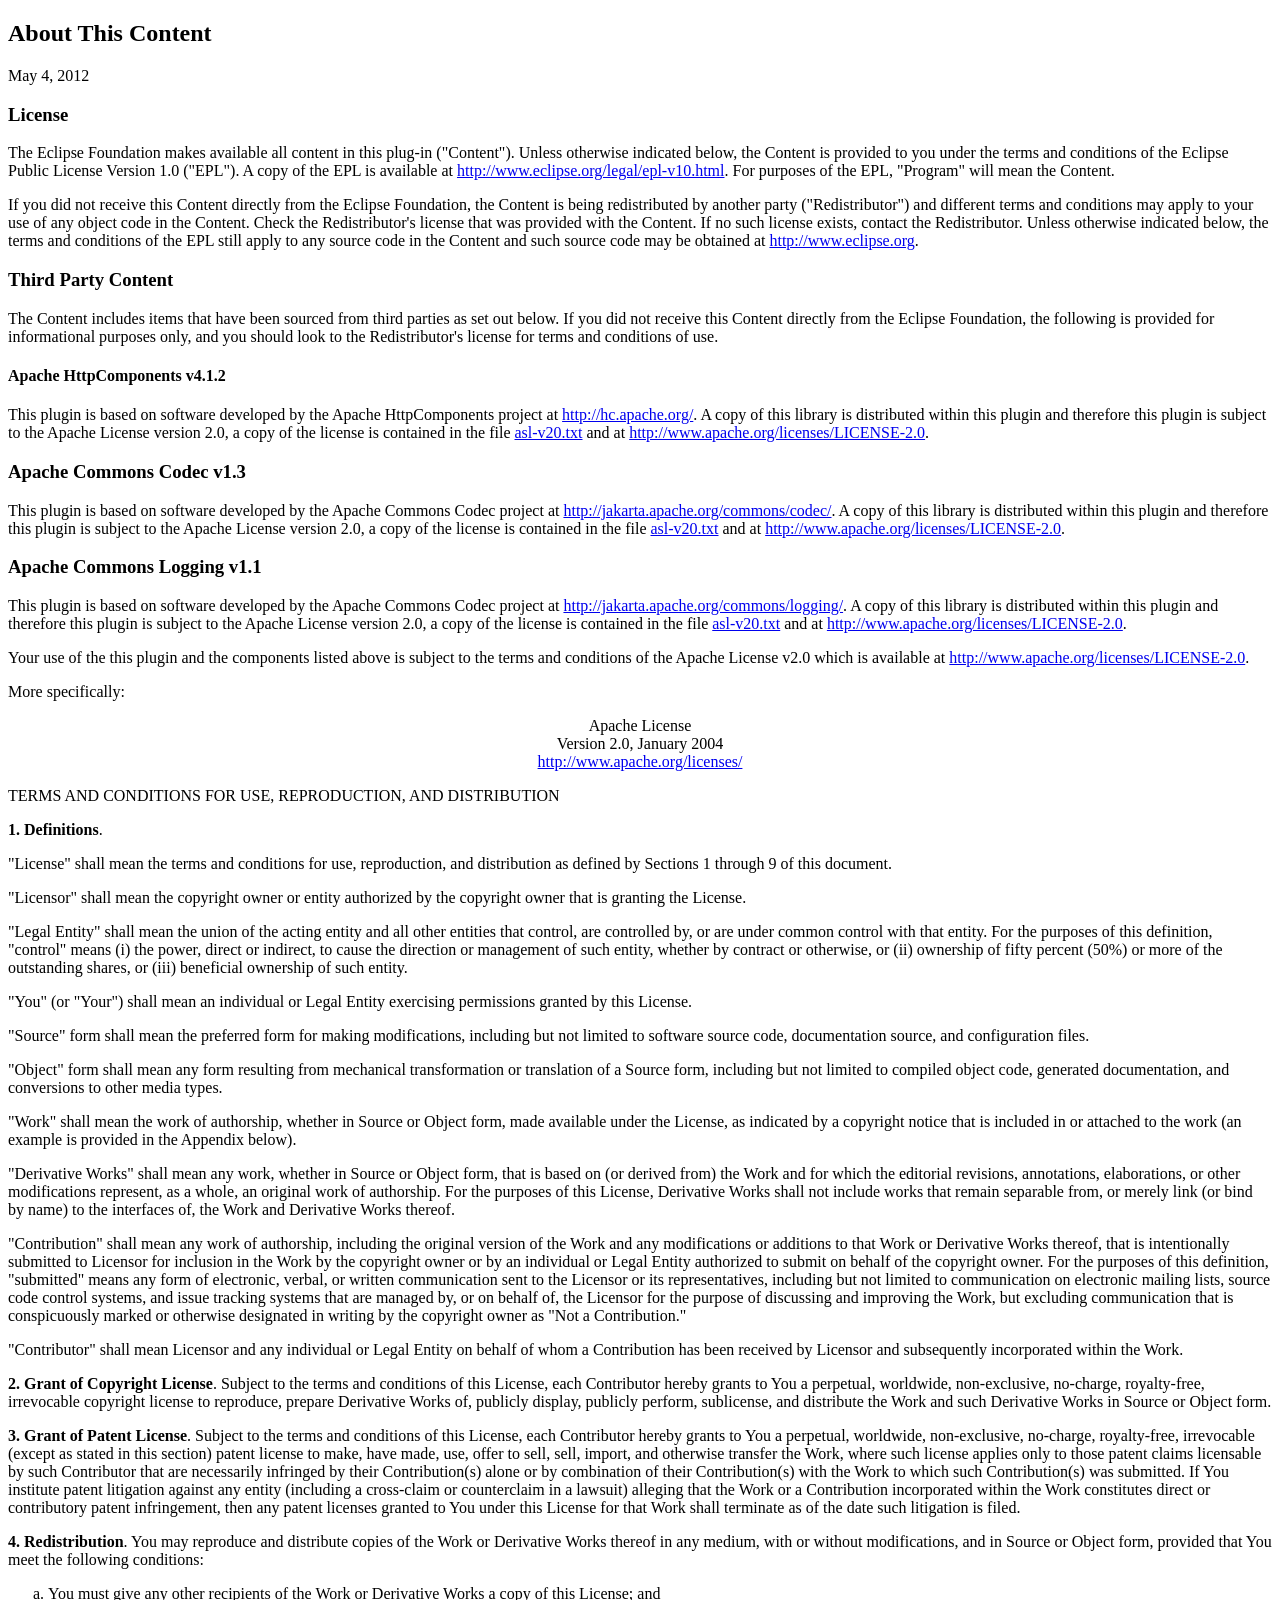
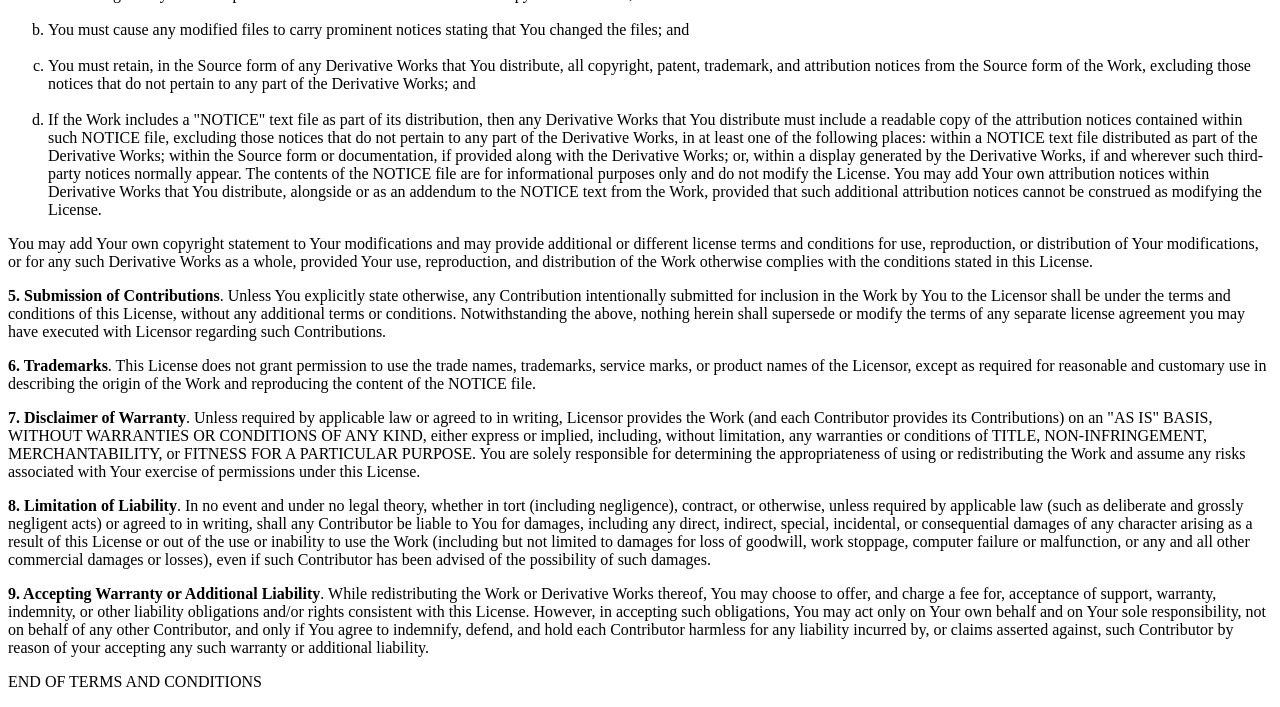
<file: pool/features/org.eclipse.ecf.filetransfer.httpclient5.feature_1.2.0.v20250501-1000/about.html>
<!DOCTYPE html PUBLIC "-//W3C//DTD XHTML 1.0 Strict//EN"
    "http://www.w3.org/TR/xhtml1/DTD/xhtml1-strict.dtd">
<html xmlns="http://www.w3.org/1999/xhtml">
<head>
<meta http-equiv="Content-Type" content="text/html; charset=ISO-8859-1"/>
<title>About</title>
</head>
<body lang="EN-US">
<h2>About This Content</h2>
 
 		<p>May 4, 2012</p>	
		<h3>License</h3>

		<p>The Eclipse Foundation makes available all content in this plug-in (&quot;Content&quot;).  
		Unless otherwise indicated below, the Content is provided to you under the terms and conditions of the
		Eclipse Public License Version 1.0 (&quot;EPL&quot;).  A copy of the EPL is available 
		at <a href="http://www.eclipse.org/org/documents/epl-v10.php">http://www.eclipse.org/legal/epl-v10.html</a>.
		For purposes of the EPL, &quot;Program&quot; will mean the Content.</p>

		<p>If you did not receive this Content directly from the Eclipse Foundation, the Content is 
		being redistributed by another party (&quot;Redistributor&quot;) and different terms and conditions may
		apply to your use of any object code in the Content.  Check the Redistributor's license 
		that was provided with the Content.  If no such license exists, contact the Redistributor.  Unless otherwise
		indicated below, the terms and conditions of the EPL still apply to any source code in the Content
		and such source code may be obtained at <a href="http://www.eclipse.org/">http://www.eclipse.org</a>.</p>
		
		<h3>Third Party Content</h3>
		<p>The Content includes items that have been sourced from third parties as set out below. If you 
		did not receive this Content directly from the Eclipse Foundation, the following is provided 
		for informational purposes only, and you should look to the Redistributor's license for 
		terms and conditions of use.</p>

<h4>Apache HttpComponents v4.1.2</h4>

<p>This plugin is based on software developed by the Apache HttpComponents project at <a href="http://hc.apache.org/">http://hc.apache.org/</a>.
A copy of this library is distributed within this plugin and
therefore this plugin is subject to the Apache License version 2.0, a copy of the license is contained
in the file <a href="asl-v20.txt">asl-v20.txt</a> and 
at <a href="http://www.apache.org/licenses/LICENSE-2.0">http://www.apache.org/licenses/LICENSE-2.0</a>.
</p>

<h3>Apache Commons Codec v1.3</h3>

<p>This plugin is based on software developed by the Apache Commons Codec project at <a href="http://jakarta.apache.org/commons/codec/">http://jakarta.apache.org/commons/codec/</a>.
A copy of this library is distributed within this plugin and
therefore this plugin is subject to the Apache License version 2.0, a copy of the license is contained
in the file <a href="asl-v20.txt">asl-v20.txt</a> and 
at <a href="http://www.apache.org/licenses/LICENSE-2.0">http://www.apache.org/licenses/LICENSE-2.0</a>.
</p>

<h3>Apache Commons Logging v1.1</h3>

<p>This plugin is based on software developed by the Apache Commons Codec project at <a href="http://jakarta.apache.org/commons/logging/">http://jakarta.apache.org/commons/logging/</a>.
A copy of this library is distributed within this plugin and
therefore this plugin is subject to the Apache License version 2.0, a copy of the license is contained
in the file <a href="asl-v20.txt">asl-v20.txt</a> and 
at <a href="http://www.apache.org/licenses/LICENSE-2.0">http://www.apache.org/licenses/LICENSE-2.0</a>.
</p>


<p>Your use of the this plugin and the components listed above is subject to the terms and conditions of the Apache License v2.0
which is available at <a href="http://www.apache.org/licenses/LICENSE-2.0">http://www.apache.org/licenses/LICENSE-2.0</a>.
</p>
<p>
More specifically:</p>

<p></p>

<p align="center">
Apache License<br />
Version 2.0, January 2004<br />
<a href="http://www.apache.org/licenses/">http://www.apache.org/licenses/</a>

</p>
<p>
TERMS AND CONDITIONS FOR USE, REPRODUCTION, AND DISTRIBUTION
</p>
<p><b><a name="definitions">1. Definitions</a></b>.</p>
<p>
      "License" shall mean the terms and conditions for use, reproduction,
      and distribution as defined by Sections 1 through 9 of this document.
</p>
<p>
      "Licensor" shall mean the copyright owner or entity authorized by
      the copyright owner that is granting the License.
</p>
<p>
      "Legal Entity" shall mean the union of the acting entity and all
      other entities that control, are controlled by, or are under common
      control with that entity. For the purposes of this definition,
      "control" means (i) the power, direct or indirect, to cause the
      direction or management of such entity, whether by contract or
      otherwise, or (ii) ownership of fifty percent (50%) or more of the
      outstanding shares, or (iii) beneficial ownership of such entity.

</p>
<p>
      "You" (or "Your") shall mean an individual or Legal Entity
      exercising permissions granted by this License.
</p>
<p>
      "Source" form shall mean the preferred form for making modifications,
      including but not limited to software source code, documentation
      source, and configuration files.
</p>
<p>
      "Object" form shall mean any form resulting from mechanical
      transformation or translation of a Source form, including but
      not limited to compiled object code, generated documentation,
      and conversions to other media types.
</p>
<p>
      "Work" shall mean the work of authorship, whether in Source or
      Object form, made available under the License, as indicated by a
      copyright notice that is included in or attached to the work
      (an example is provided in the Appendix below).
</p>

<p>
      "Derivative Works" shall mean any work, whether in Source or Object
      form, that is based on (or derived from) the Work and for which the
      editorial revisions, annotations, elaborations, or other modifications
      represent, as a whole, an original work of authorship. For the purposes
      of this License, Derivative Works shall not include works that remain
      separable from, or merely link (or bind by name) to the interfaces of,
      the Work and Derivative Works thereof.
</p>
<p>
      "Contribution" shall mean any work of authorship, including
      the original version of the Work and any modifications or additions
      to that Work or Derivative Works thereof, that is intentionally
      submitted to Licensor for inclusion in the Work by the copyright owner
      or by an individual or Legal Entity authorized to submit on behalf of
      the copyright owner. For the purposes of this definition, "submitted"
      means any form of electronic, verbal, or written communication sent
      to the Licensor or its representatives, including but not limited to
      communication on electronic mailing lists, source code control systems,
      and issue tracking systems that are managed by, or on behalf of, the
      Licensor for the purpose of discussing and improving the Work, but
      excluding communication that is conspicuously marked or otherwise
      designated in writing by the copyright owner as "Not a Contribution."
</p>
<p>
      "Contributor" shall mean Licensor and any individual or Legal Entity
      on behalf of whom a Contribution has been received by Licensor and
      subsequently incorporated within the Work.
</p>
<p><b><a name="copyright">2. Grant of Copyright License</a></b>.
Subject to the terms and conditions of
      this License, each Contributor hereby grants to You a perpetual,
      worldwide, non-exclusive, no-charge, royalty-free, irrevocable
      copyright license to reproduce, prepare Derivative Works of,
      publicly display, publicly perform, sublicense, and distribute the
      Work and such Derivative Works in Source or Object form.
</p>
<p><b><a name="patent">3. Grant of Patent License</a></b>.
Subject to the terms and conditions of
      this License, each Contributor hereby grants to You a perpetual,
      worldwide, non-exclusive, no-charge, royalty-free, irrevocable
      (except as stated in this section) patent license to make, have made,
      use, offer to sell, sell, import, and otherwise transfer the Work,
      where such license applies only to those patent claims licensable
      by such Contributor that are necessarily infringed by their
      Contribution(s) alone or by combination of their Contribution(s)
      with the Work to which such Contribution(s) was submitted. If You
      institute patent litigation against any entity (including a
      cross-claim or counterclaim in a lawsuit) alleging that the Work
      or a Contribution incorporated within the Work constitutes direct
      or contributory patent infringement, then any patent licenses
      granted to You under this License for that Work shall terminate
      as of the date such litigation is filed.

</p>
<p><b><a name="redistribution">4. Redistribution</a></b>.
You may reproduce and distribute copies of the
      Work or Derivative Works thereof in any medium, with or without
      modifications, and in Source or Object form, provided that You
      meet the following conditions:
<ol type="a">
<li>You must give any other recipients of the Work or
          Derivative Works a copy of this License; and
<br /> <br /></li>

<li>You must cause any modified files to carry prominent notices
          stating that You changed the files; and
<br /> <br /></li>

<li>You must retain, in the Source form of any Derivative Works
          that You distribute, all copyright, patent, trademark, and
          attribution notices from the Source form of the Work,
          excluding those notices that do not pertain to any part of
          the Derivative Works; and
<br /> <br /></li>

<li>If the Work includes a "NOTICE" text file as part of its
          distribution, then any Derivative Works that You distribute must
          include a readable copy of the attribution notices contained
          within such NOTICE file, excluding those notices that do not
          pertain to any part of the Derivative Works, in at least one
          of the following places: within a NOTICE text file distributed
          as part of the Derivative Works; within the Source form or
          documentation, if provided along with the Derivative Works; or,
          within a display generated by the Derivative Works, if and
          wherever such third-party notices normally appear. The contents
          of the NOTICE file are for informational purposes only and
          do not modify the License. You may add Your own attribution
          notices within Derivative Works that You distribute, alongside
          or as an addendum to the NOTICE text from the Work, provided
          that such additional attribution notices cannot be construed
          as modifying the License.</li>

</ol>
      You may add Your own copyright statement to Your modifications and
      may provide additional or different license terms and conditions
      for use, reproduction, or distribution of Your modifications, or
      for any such Derivative Works as a whole, provided Your use,
      reproduction, and distribution of the Work otherwise complies with
      the conditions stated in this License.
</p>
<p><b><a name="contributions">5. Submission of Contributions</a></b>.
Unless You explicitly state otherwise,
      any Contribution intentionally submitted for inclusion in the Work
      by You to the Licensor shall be under the terms and conditions of
      this License, without any additional terms or conditions.
      Notwithstanding the above, nothing herein shall supersede or modify
      the terms of any separate license agreement you may have executed
      with Licensor regarding such Contributions.
</p>
<p><b><a name="trademarks">6. Trademarks</a></b>.
This License does not grant permission to use the trade
      names, trademarks, service marks, or product names of the Licensor,
      except as required for reasonable and customary use in describing the
      origin of the Work and reproducing the content of the NOTICE file.
</p>
<p><b><a name="no-warranty">7. Disclaimer of Warranty</a></b>.
Unless required by applicable law or
      agreed to in writing, Licensor provides the Work (and each
      Contributor provides its Contributions) on an "AS IS" BASIS,
      WITHOUT WARRANTIES OR CONDITIONS OF ANY KIND, either express or
      implied, including, without limitation, any warranties or conditions
      of TITLE, NON-INFRINGEMENT, MERCHANTABILITY, or FITNESS FOR A
      PARTICULAR PURPOSE. You are solely responsible for determining the
      appropriateness of using or redistributing the Work and assume any
      risks associated with Your exercise of permissions under this License.
</p>
<p><b><a name="no-liability">8. Limitation of Liability</a></b>.
In no event and under no legal theory,
      whether in tort (including negligence), contract, or otherwise,
      unless required by applicable law (such as deliberate and grossly
      negligent acts) or agreed to in writing, shall any Contributor be
      liable to You for damages, including any direct, indirect, special,
      incidental, or consequential damages of any character arising as a
      result of this License or out of the use or inability to use the
      Work (including but not limited to damages for loss of goodwill,
      work stoppage, computer failure or malfunction, or any and all
      other commercial damages or losses), even if such Contributor
      has been advised of the possibility of such damages.
</p>
<p><b><a name="additional">9. Accepting Warranty or Additional Liability</a></b>.
While redistributing
      the Work or Derivative Works thereof, You may choose to offer,
      and charge a fee for, acceptance of support, warranty, indemnity,
      or other liability obligations and/or rights consistent with this
      License. However, in accepting such obligations, You may act only
      on Your own behalf and on Your sole responsibility, not on behalf
      of any other Contributor, and only if You agree to indemnify,
      defend, and hold each Contributor harmless for any liability
      incurred by, or claims asserted against, such Contributor by reason
      of your accepting any such warranty or additional liability.

</p>
<p>
END OF TERMS AND CONDITIONS
</p></body>
</html>
</file>
<file: styles.css>
* {
    margin: 0;
    padding: 0;
    box-sizing: border-box;
}

:root {
    --primary: #6366f1;
    --primary-dark: #4f46e5;
    --secondary: #8b5cf6;
    --accent: #06b6d4;
    --dark: #0f172a;
    --dark-lighter: #1e293b;
    --light: #f8fafc;
    --gray: #64748b;
    --success: #10b981;
    --warning: #f59e0b;
    --danger: #ef4444;
    --gradient: linear-gradient(135deg, #6366f1 0%, #8b5cf6 50%, #06b6d4 100%);
}

body {
    font-family: 'Segoe UI', Tahoma, Geneva, Verdana, sans-serif;
    background: var(--dark);
    color: var(--light);
    line-height: 1.6;
    overflow-x: hidden;
}

.container {
    max-width: 1200px;
    margin: 0 auto;
    padding: 0 20px;
}

/* Navigation */
.navbar {
    background: rgba(15, 23, 42, 0.95);
    backdrop-filter: blur(10px);
    padding: 1rem 0;
    position: fixed;
    width: 100%;
    top: 0;
    z-index: 1000;
    border-bottom: 1px solid rgba(99, 102, 241, 0.2);
}

.nav-container {
    max-width: 1200px;
    margin: 0 auto;
    padding: 0 20px;
    display: flex;
    justify-content: space-between;
    align-items: center;
}

.logo {
    display: flex;
    align-items: center;
    gap: 10px;
    font-size: 1.5rem;
    font-weight: bold;
    background: var(--gradient);
    -webkit-background-clip: text;
    -webkit-text-fill-color: transparent;
    background-clip: text;
}

.logo-icon {
    font-size: 1.8rem;
}

.nav-links {
    display: flex;
    gap: 2rem;
}

.nav-links a {
    color: var(--light);
    text-decoration: none;
    font-weight: 500;
    transition: color 0.3s;
}

.nav-links a:hover {
    color: var(--accent);
}

/* Hero Section */
.hero {
    min-height: 100vh;
    display: flex;
    align-items: center;
    justify-content: center;
    padding: 120px 20px 60px;
    background: linear-gradient(180deg, var(--dark) 0%, var(--dark-lighter) 100%);
    position: relative;
    overflow: hidden;
}

.hero::before {
    content: '';
    position: absolute;
    top: 0;
    left: 0;
    right: 0;
    bottom: 0;
    background: 
        radial-gradient(circle at 20% 50%, rgba(99, 102, 241, 0.1) 0%, transparent 50%),
        radial-gradient(circle at 80% 50%, rgba(6, 182, 212, 0.1) 0%, transparent 50%);
    pointer-events: none;
}

.hero-content {
    text-align: center;
    max-width: 800px;
    z-index: 1;
}

.hero-title {
    font-size: 3.5rem;
    margin-bottom: 1rem;
    line-height: 1.2;
}

.gradient-text {
    background: var(--gradient);
    -webkit-background-clip: text;
    -webkit-text-fill-color: transparent;
    background-clip: text;
}

.hero-subtitle {
    font-size: 2rem;
    color: var(--accent);
    margin-bottom: 1.5rem;
}

.hero-description {
    font-size: 1.2rem;
    color: var(--gray);
    margin-bottom: 2rem;
    max-width: 600px;
    margin-left: auto;
    margin-right: auto;
}

.cta-button {
    display: inline-block;
    padding: 1rem 2.5rem;
    background: var(--gradient);
    color: white;
    text-decoration: none;
    border-radius: 50px;
    font-weight: 600;
    font-size: 1.1rem;
    transition: transform 0.3s, box-shadow 0.3s;
    box-shadow: 0 4px 15px rgba(99, 102, 241, 0.4);
}

.cta-button:hover {
    transform: translateY(-2px);
    box-shadow: 0 6px 20px rgba(99, 102, 241, 0.6);
}

.hero-visual {
    position: absolute;
    right: 10%;
    top: 50%;
    transform: translateY(-50%);
    z-index: 1;
}

.floating-card {
    background: rgba(30, 41, 59, 0.8);
    backdrop-filter: blur(10px);
    border: 1px solid rgba(99, 102, 241, 0.3);
    border-radius: 20px;
    padding: 2rem;
    animation: float 3s ease-in-out infinite;
}

@keyframes float {
    0%, 100% { transform: translateY(0); }
    50% { transform: translateY(-20px); }
}

.card-icon {
    font-size: 3rem;
    margin-bottom: 1rem;
}

.card-stats {
    display: flex;
    gap: 2rem;
}

.stat {
    text-align: center;
}

.stat-value {
    display: block;
    font-size: 2rem;
    font-weight: bold;
    background: var(--gradient);
    -webkit-background-clip: text;
    -webkit-text-fill-color: transparent;
    background-clip: text;
}

.stat-label {
    color: var(--gray);
    font-size: 0.9rem;
}

/* Search Section */
.search-section {
    padding: 80px 20px;
    background: var(--dark-lighter);
}

.search-container {
    max-width: 1000px;
    margin: 0 auto 3rem;
}

.search-bar {
    display: flex;
    gap: 10px;
    margin-bottom: 1.5rem;
}

.search-input {
    flex: 1;
    padding: 1rem 1.5rem;
    border: 2px solid rgba(99, 102, 241, 0.3);
    border-radius: 50px;
    background: rgba(15, 23, 42, 0.8);
    color: var(--light);
    font-size: 1rem;
    transition: border-color 0.3s, box-shadow 0.3s;
}

.search-input:focus {
    outline: none;
    border-color: var(--accent);
    box-shadow: 0 0 20px rgba(6, 182, 212, 0.3);
}

.search-button {
    padding: 1rem 1.5rem;
    background: var(--gradient);
    border: none;
    border-radius: 50px;
    color: white;
    font-size: 1.2rem;
    cursor: pointer;
    transition: transform 0.3s, box-shadow 0.3s;
}

.search-button:hover {
    transform: scale(1.05);
    box-shadow: 0 4px 15px rgba(99, 102, 241, 0.5);
}

.filter-options {
    display: flex;
    gap: 10px;
    flex-wrap: wrap;
    align-items: center;
}

.filter-select {
    padding: 0.7rem 1rem;
    border: 1px solid rgba(99, 102, 241, 0.3);
    border-radius: 8px;
    background: rgba(15, 23, 42, 0.8);
    color: var(--light);
    font-size: 0.95rem;
    cursor: pointer;
    transition: border-color 0.3s;
    min-width: 150px;
}

.filter-select:focus {
    outline: none;
    border-color: var(--accent);
}

.filter-button {
    padding: 0.7rem 1.5rem;
    background: var(--gradient);
    border: none;
    border-radius: 8px;
    color: white;
    font-size: 0.95rem;
    font-weight: 500;
    cursor: pointer;
    transition: transform 0.3s, box-shadow 0.3s;
}

.filter-button:hover {
    transform: translateY(-2px);
    box-shadow: 0 4px 15px rgba(99, 102, 241, 0.4);
}

.filter-button.clear {
    background: rgba(239, 68, 68, 0.2);
    border: 1px solid rgba(239, 68, 68, 0.5);
}

.filter-button.clear:hover {
    background: rgba(239, 68, 68, 0.3);
}

.search-results {
    max-width: 1000px;
    margin: 0 auto;
}

.results-info {
    color: var(--gray);
    margin-bottom: 1.5rem;
    font-size: 0.95rem;
}

#resultsCount {
    color: var(--accent);
    font-weight: bold;
    font-size: 1.1rem;
}

.predictions-grid {
    display: grid;
    grid-template-columns: repeat(auto-fill, minmax(300px, 1fr));
    gap: 1.5rem;
}

.prediction-card {
    background: rgba(30, 41, 59, 0.8);
    border: 1px solid rgba(99, 102, 241, 0.2);
    border-radius: 15px;
    padding: 1.5rem;
    transition: transform 0.3s, border-color 0.3s, box-shadow 0.3s;
    cursor: pointer;
}

.prediction-card:hover {
    transform: translateY(-5px);
    border-color: var(--accent);
    box-shadow: 0 10px 30px rgba(99, 102, 241, 0.3);
}

.prediction-header {
    display: flex;
    justify-content: space-between;
    align-items: start;
    margin-bottom: 1rem;
}

.prediction-name {
    font-size: 1.2rem;
    font-weight: bold;
    color: var(--light);
    margin-bottom: 0.3rem;
}

.prediction-city {
    color: var(--gray);
    font-size: 0.9rem;
}

.success-badge {
    padding: 0.3rem 0.8rem;
    border-radius: 20px;
    font-size: 0.85rem;
    font-weight: bold;
}

.success-badge.high {
    background: rgba(16, 185, 129, 0.2);
    color: var(--success);
    border: 1px solid rgba(16, 185, 129, 0.5);
}

.success-badge.medium {
    background: rgba(245, 158, 11, 0.2);
    color: var(--warning);
    border: 1px solid rgba(245, 158, 11, 0.5);
}

.success-badge.low {
    background: rgba(239, 68, 68, 0.2);
    color: var(--danger);
    border: 1px solid rgba(239, 68, 68, 0.5);
}

.prediction-details {
    margin-top: 1rem;
}

.detail-item {
    display: flex;
    justify-content: space-between;
    padding: 0.5rem 0;
    border-bottom: 1px solid rgba(99, 102, 241, 0.1);
    font-size: 0.9rem;
}

.detail-item:last-child {
    border-bottom: none;
}

.detail-label {
    color: var(--gray);
}

.detail-value {
    color: var(--light);
    font-weight: 500;
}

.prediction-score {
    margin-top: 1rem;
    padding-top: 1rem;
    border-top: 1px solid rgba(99, 102, 241, 0.2);
}

.score-bar {
    height: 8px;
    background: rgba(99, 102, 241, 0.2);
    border-radius: 4px;
    overflow: hidden;
    margin-bottom: 0.5rem;
}

.score-fill {
    height: 100%;
    border-radius: 4px;
    transition: width 0.5s ease-out;
}

.score-fill.high {
    background: var(--success);
}

.score-fill.medium {
    background: var(--warning);
}

.score-fill.low {
    background: var(--danger);
}

.score-text {
    text-align: center;
    color: var(--gray);
    font-size: 0.85rem;
}

/* Features Section */
.features {
    padding: 80px 20px;
    background: var(--dark-lighter);
}

.section-title {
    text-align: center;
    font-size: 2.5rem;
    margin-bottom: 1rem;
    background: var(--gradient);
    -webkit-background-clip: text;
    -webkit-text-fill-color: transparent;
    background-clip: text;
}

.section-subtitle {
    text-align: center;
    color: var(--gray);
    font-size: 1.1rem;
    margin-bottom: 3rem;
}

.features-grid {
    display: grid;
    grid-template-columns: repeat(auto-fit, minmax(250px, 1fr));
    gap: 2rem;
    margin-top: 3rem;
}

.feature-card {
    background: rgba(15, 23, 42, 0.8);
    border: 1px solid rgba(99, 102, 241, 0.2);
    border-radius: 15px;
    padding: 2rem;
    transition: transform 0.3s, border-color 0.3s;
}

.feature-card:hover {
    transform: translateY(-5px);
    border-color: var(--accent);
}

.feature-icon {
    font-size: 2.5rem;
    margin-bottom: 1rem;
}

.feature-card h3 {
    font-size: 1.3rem;
    margin-bottom: 0.5rem;
    color: var(--light);
}

.feature-card p {
    color: var(--gray);
    font-size: 0.95rem;
}

/* Predictor Section */
.predictor {
    padding: 80px 20px;
    background: var(--dark);
}

.predictor-container {
    max-width: 800px;
    margin: 0 auto;
}

.prediction-form {
    background: rgba(30, 41, 59, 0.8);
    border: 1px solid rgba(99, 102, 241, 0.2);
    border-radius: 20px;
    padding: 2.5rem;
}

.form-section {
    margin-bottom: 2rem;
}

.form-section-title {
    font-size: 1.3rem;
    margin-bottom: 1.5rem;
    color: var(--accent);
}

.form-row {
    display: grid;
    grid-template-columns: repeat(auto-fit, minmax(250px, 1fr));
    gap: 1.5rem;
    margin-bottom: 1.5rem;
}

.form-group {
    display: flex;
    flex-direction: column;
}

.form-group label {
    font-weight: 500;
    margin-bottom: 0.5rem;
    color: var(--light);
}

.form-group input,
.form-group select {
    padding: 0.8rem 1rem;
    border: 1px solid rgba(99, 102, 241, 0.3);
    border-radius: 8px;
    background: rgba(15, 23, 42, 0.8);
    color: var(--light);
    font-size: 1rem;
    transition: border-color 0.3s;
}

.form-group input:focus,
.form-group select:focus {
    outline: none;
    border-color: var(--accent);
}

.form-group select {
    cursor: pointer;
    max-height: 300px;
}

.form-group select optgroup {
    font-weight: bold;
    color: var(--accent);
    background: rgba(99, 102, 241, 0.1);
}

.form-group select option {
    padding: 8px 12px;
}

.predict-button {
    width: 100%;
    padding: 1rem 2rem;
    background: var(--gradient);
    color: white;
    border: none;
    border-radius: 10px;
    font-size: 1.1rem;
    font-weight: 600;
    cursor: pointer;
    transition: transform 0.3s, box-shadow 0.3s;
    display: flex;
    align-items: center;
    justify-content: center;
    gap: 10px;
    box-shadow: 0 4px 15px rgba(99, 102, 241, 0.4);
}

.predict-button:hover {
    transform: translateY(-2px);
    box-shadow: 0 6px 20px rgba(99, 102, 241, 0.6);
}

.button-icon {
    font-size: 1.3rem;
}

/* Results Section */
.results {
    background: rgba(30, 41, 59, 0.9);
    border: 1px solid rgba(99, 102, 241, 0.3);
    border-radius: 20px;
    padding: 2.5rem;
    margin-top: 2rem;
    animation: slideIn 0.5s ease-out;
}

@keyframes slideIn {
    from {
        opacity: 0;
        transform: translateY(20px);
    }
    to {
        opacity: 1;
        transform: translateY(0);
    }
}

.results.hidden {
    display: none;
}

.results-header {
    display: flex;
    justify-content: space-between;
    align-items: center;
    margin-bottom: 2rem;
}

.results-header h3 {
    font-size: 1.5rem;
    color: var(--light);
}

.close-results {
    background: none;
    border: none;
    color: var(--gray);
    font-size: 1.5rem;
    cursor: pointer;
    transition: color 0.3s;
}

.close-results:hover {
    color: var(--light);
}

.success-score {
    text-align: center;
    margin-bottom: 2.5rem;
}

.score-circle {
    width: 150px;
    height: 150px;
    border-radius: 50%;
    background: var(--gradient);
    display: flex;
    align-items: center;
    justify-content: center;
    margin: 0 auto 1rem;
    box-shadow: 0 0 30px rgba(99, 102, 241, 0.5);
}

.score-circle span {
    font-size: 3rem;
    font-weight: bold;
    color: white;
}

#scoreLabel {
    color: var(--gray);
    font-size: 1.1rem;
}

.factors-grid {
    display: grid;
    grid-template-columns: repeat(auto-fit, minmax(180px, 1fr));
    gap: 1rem;
    margin-bottom: 2rem;
}

.factor-card {
    background: rgba(15, 23, 42, 0.8);
    border: 1px solid rgba(99, 102, 241, 0.2);
    border-radius: 10px;
    padding: 1.5rem;
}

.factor-card h4 {
    font-size: 1rem;
    margin-bottom: 1rem;
    color: var(--light);
}

.factor-bar {
    height: 8px;
    background: rgba(99, 102, 241, 0.2);
    border-radius: 4px;
    overflow: hidden;
    margin-bottom: 0.5rem;
}

.factor-fill {
    height: 100%;
    background: var(--gradient);
    border-radius: 4px;
    transition: width 1s ease-out;
    width: 0%;
}

.factor-card span {
    color: var(--gray);
    font-size: 0.9rem;
}

.recommendations {
    background: rgba(15, 23, 42, 0.8);
    border: 1px solid rgba(99, 102, 241, 0.2);
    border-radius: 10px;
    padding: 1.5rem;
}

.recommendations h4 {
    font-size: 1.1rem;
    margin-bottom: 1rem;
    color: var(--light);
}

#recommendationList {
    list-style: none;
}

#recommendationList li {
    padding: 0.8rem 0;
    border-bottom: 1px solid rgba(99, 102, 241, 0.1);
    color: var(--gray);
}

#recommendationList li:last-child {
    border-bottom: none;
}

#recommendationList li::before {
    content: '✓';
    color: var(--accent);
    margin-right: 10px;
    font-weight: bold;
}

/* How It Works Section */
.how-it-works {
    padding: 80px 20px;
    background: var(--dark-lighter);
}

.steps-grid {
    display: grid;
    grid-template-columns: repeat(auto-fit, minmax(250px, 1fr));
    gap: 2rem;
    margin-top: 3rem;
}

.step {
    text-align: center;
    padding: 2rem;
}

.step-number {
    width: 60px;
    height: 60px;
    border-radius: 50%;
    background: var(--gradient);
    display: flex;
    align-items: center;
    justify-content: center;
    margin: 0 auto 1.5rem;
    font-size: 1.5rem;
    font-weight: bold;
    color: white;
}

.step h3 {
    font-size: 1.3rem;
    margin-bottom: 0.5rem;
    color: var(--light);
}

.step p {
    color: var(--gray);
    font-size: 0.95rem;
}

/* Footer */
.footer {
    background: var(--dark);
    padding: 3rem 20px;
    border-top: 1px solid rgba(99, 102, 241, 0.2);
}

.footer-content {
    display: flex;
    justify-content: space-between;
    align-items: center;
    flex-wrap: wrap;
    gap: 2rem;
    margin-bottom: 2rem;
}

.footer-brand {
    display: flex;
    align-items: center;
    gap: 10px;
}

.footer-brand .logo-text {
    font-size: 1.3rem;
    font-weight: bold;
    background: var(--gradient);
    -webkit-background-clip: text;
    -webkit-text-fill-color: transparent;
    background-clip: text;
}

.footer-brand p {
    color: var(--gray);
    font-size: 0.9rem;
    margin-left: 10px;
}

.footer-links {
    display: flex;
    gap: 2rem;
}

.footer-links a {
    color: var(--gray);
    text-decoration: none;
    transition: color 0.3s;
}

.footer-links a:hover {
    color: var(--accent);
}

.footer-copy {
    text-align: center;
    color: var(--gray);
    font-size: 0.9rem;
    padding-top: 2rem;
    border-top: 1px solid rgba(99, 102, 241, 0.1);
}

/* Responsive Design */
@media (max-width: 768px) {
    .hero-title {
        font-size: 2.5rem;
    }
    
    .hero-subtitle {
        font-size: 1.5rem;
    }
    
    .hero-visual {
        display: none;
    }
    
    .nav-links {
        display: none;
    }
    
    .features-grid,
    .factors-grid,
    .steps-grid {
        grid-template-columns: 1fr;
    }
    
    .form-row {
        grid-template-columns: 1fr;
    }
    
    .footer-content {
        flex-direction: column;
        text-align: center;
    }
    
    .footer-links {
        flex-direction: column;
        gap: 1rem;
    }
}

/* Smooth Scroll */
html {
    scroll-behavior: smooth;
}
</file>
